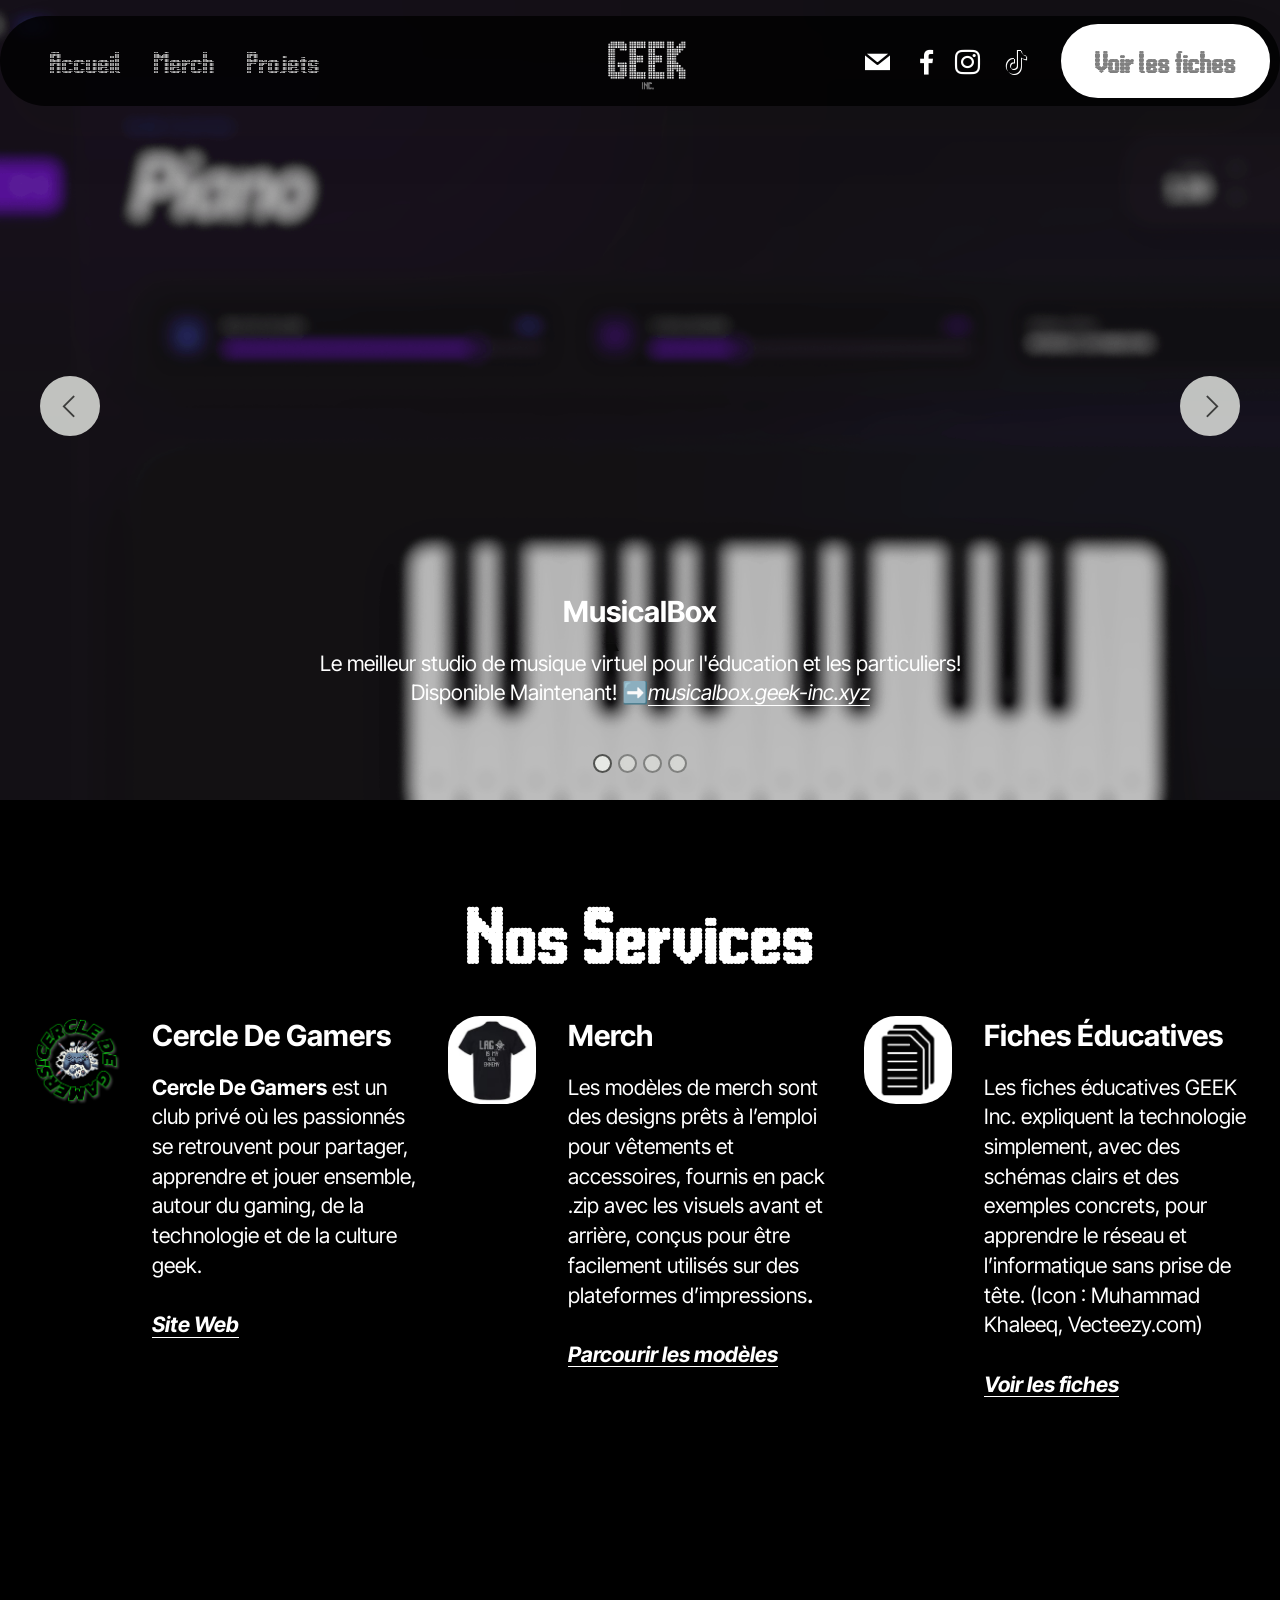
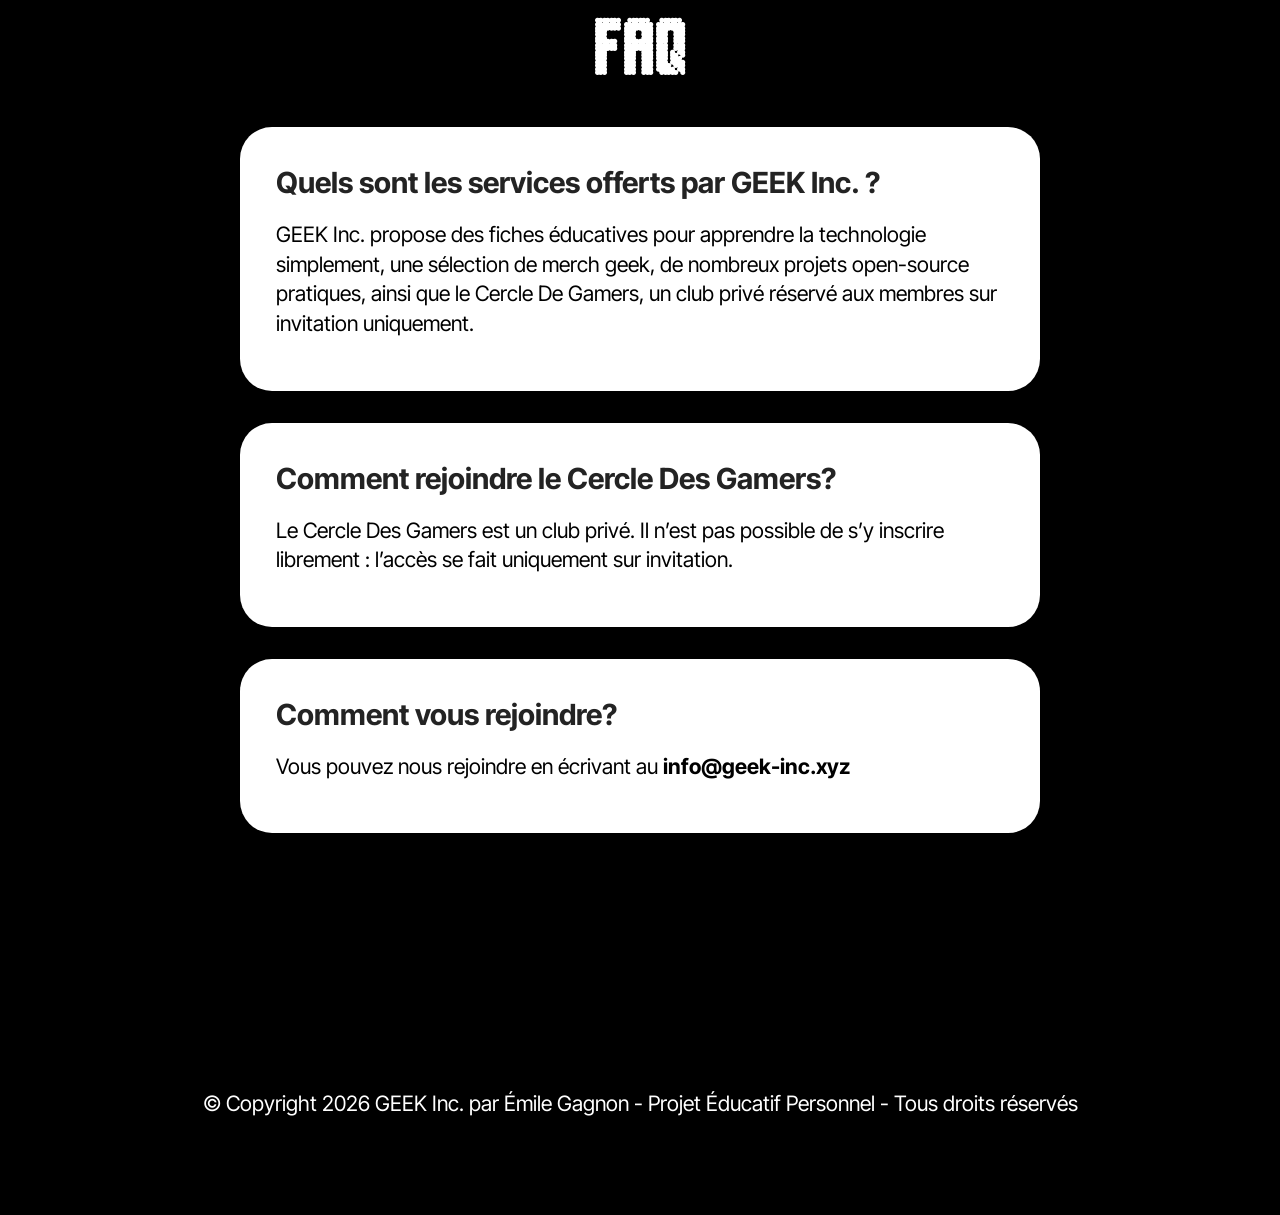
<file: index.html>
<!DOCTYPE html>
<html  >
<head>
  <!-- Site made with Mobirise Website Builder v6.1.12, https://mobirise.com -->
  <meta charset="UTF-8">
  <meta http-equiv="X-UA-Compatible" content="IE=edge">
  <meta name="generator" content="Mobirise v6.1.12, mobirise.com">
  <meta name="viewport" content="width=device-width, initial-scale=1, minimum-scale=1">
  <link rel="shortcut icon" href="assets/images/geek-webicon.svg" type="image/x-icon">
  <meta name="description" content="">
  
  
  <title>Home</title>
  <link rel="stylesheet" href="assets/web/assets/mobirise-icons2/mobirise2.css">
  <link rel="stylesheet" href="assets/bootstrap/css/bootstrap.min.css">
  <link rel="stylesheet" href="assets/animatecss/animate.css">
  <link rel="stylesheet" href="assets/dropdown/css/style.css">
  <link rel="stylesheet" href="assets/socicon/css/styles.css">
  <link rel="stylesheet" href="assets/theme/css/style.css">
  <link href="assets/fonts/style.css" rel="stylesheet">
  <link rel="preload" href="https://fonts.googleapis.com/css?family=Inter+Tight:100,200,300,400,500,600,700,800,900,100i,200i,300i,400i,500i,600i,700i,800i,900i&display=swap" as="style" onload="this.onload=null;this.rel='stylesheet'">
  <noscript><link rel="stylesheet" href="https://fonts.googleapis.com/css?family=Inter+Tight:100,200,300,400,500,600,700,800,900,100i,200i,300i,400i,500i,600i,700i,800i,900i&display=swap"></noscript>
  <link rel="preload" as="style" href="assets/mobirise/css/mbr-additional.css?v=xdc5rT"><link rel="stylesheet" href="assets/mobirise/css/mbr-additional.css?v=xdc5rT" type="text/css">

  
  
  
</head>
<body>
  
  <section data-bs-version="5.1" class="menu menu3 cid-v8F8PbUV8D" once="menu" id="menu03-1i">
	

	<nav class="navbar navbar-dropdown navbar-fixed-top navbar-expand-lg">
		<div class="container">
			<div class="navbar-brand">
				<span class="navbar-logo">
					<a href="https://geek-inc.xyz">
						<img src="assets/images/geek-354x354.png" alt="Mobirise Website Builder" style="height: 5rem;">
					</a>
				</span>
				
			</div>
			<button class="navbar-toggler" type="button" data-toggle="collapse" data-bs-toggle="collapse" data-target="#navbarSupportedContent" data-bs-target="#navbarSupportedContent" aria-controls="navbarNavAltMarkup" aria-expanded="false" aria-label="Toggle navigation">
				<div class="hamburger">
					<span></span>
					<span></span>
					<span></span>
					<span></span>
				</div>
			</button>
			<div class="collapse navbar-collapse" id="navbarSupportedContent">
				<ul class="navbar-nav nav-dropdown" data-app-modern-menu="true"><li class="nav-item">
						<a class="nav-link link text-primary display-4" href="index.html">Accueil</a>
					</li>
					<li class="nav-item">
						<a class="nav-link link show text-primary display-4" href="modeles-merch.html" aria-expanded="false">Merch</a>
					</li>
					<li class="nav-item">
						<a class="nav-link link text-primary display-4" href="nos-projets.html">Projets</a>
					</li></ul>
				<div class="icons-menu">
					<a class="iconfont-wrapper" href="mailto:info@geek-inc.xyz">
						<span class="p-2 mbr-iconfont socicon-mail socicon" style="font-size: 25px;"></span>
					</a>
					
						<a href="https://www.facebook.com/geek.inc/" target="_blank"><span class="p-2 mbr-iconfont socicon-facebook socicon" style="color: rgb(255, 255, 255); fill: rgb(255, 255, 255); font-size: 25px;"></span></a>
					
					<a class="iconfont-wrapper" href="https://www.instagram.com/geekinc.xyz/" target="_blank">
						<span class="p-2 mbr-iconfont socicon-instagram socicon" style="font-size: 25px;"></span>
					</a>
					<a class="iconfont-wrapper" href="https://www.tiktok.com/@geekinc.xyz" target="_blank">
						<span class="p-2 mbr-iconfont socicon-tiktok socicon" style="font-size: 25px;"></span>
					</a>
				</div>
				<div class="navbar-buttons mbr-section-btn"><a class="btn btn-primary display-4" href="https://kdrive.infomaniak.com/app/share/1619948/9293e5f4-91e2-4d0d-8bc5-691d183ae1da" target="_blank">Voir les fiches</a></div>
			</div>
		</div>
	</nav>
</section>

<section data-bs-version="5.1" class="slider3 cid-v8Fapn9iM4" id="slider03-1j">
    
    <div class="carousel slide" id="vepJumgdha" data-interval="5000" data-bs-interval="5000">
        <ol class="carousel-indicators">
            <li data-slide-to="0" data-bs-slide-to="0" class="active" data-target="#vepJumgdha" data-bs-target="#vepJumgdha"></li><li data-slide-to="1" data-bs-slide-to="1" class="" data-target="#vepJumgdha" data-bs-target="#vepJumgdha"></li>
            <li data-slide-to="2" data-bs-slide-to="2" data-target="#vepJumgdha" data-bs-target="#vepJumgdha"></li><li data-slide-to="3" data-bs-slide-to="3" data-target="#vepJumgdha" data-bs-target="#vepJumgdha"></li>
            
        </ol>
        <div class="carousel-inner">
            
            
            <div class="carousel-item slider-image item active">
                <div class="item-wrapper">
                    <img class="d-block w-100" src="assets/images/screenshot-flou-1-1900x902.png" alt="Mobirise Website Builder" data-slide-to="0" data-bs-slide-to="0">
                    
                    <div class="carousel-caption">
                        <h5 class="mbr-section-subtitle mbr-fonts-style mb-3 display-5"><strong>MusicalBox</strong></h5>
                        <p class="mbr-section-text mbr-fonts-style mb-4 display-7">Le meilleur studio de musique virtuel pour l'éducation et les particuliers!<br>Disponible Maintenant! ➡️<a href="https://musicalbox.geek-inc.xyz" class="text-primary" target="_blank"><em>musicalbox.geek-inc.xyz</em></a></p>
                             
                    </div>
                </div>
            </div><div class="carousel-item slider-image item">
                <div class="item-wrapper">
                    <img class="d-block w-100" src="assets/images/snakefluo-screenshot-1-1900x957.png" alt="Mobirise Website Builder" data-slide-to="1" data-bs-slide-to="1">
                    
                    <div class="carousel-caption">
                        <h5 class="mbr-section-subtitle mbr-fonts-style mb-3 display-5"><strong>SnakeFluo</strong></h5>
                        <p class="mbr-section-text mbr-fonts-style mb-4 display-7">Un remix du jeu Snake.io en version fluorescente et multijoueur en temps réel, jouez avec vos amis!<br>Disponible Maintenant! ➡️<a href="https://snakefluo.geek-inc.xyz" class="text-primary" target="_blank">snakefluo<em>.geek-inc.xyz</em></a></p>
                             
                    </div>
                </div>
            </div><div class="carousel-item slider-image item">
                <div class="item-wrapper">
                    <img class="d-block w-100" src="assets/images/kenny-eliason-zfso6bnzjtw-unsplash-1920x1195.jpg" alt="Mobirise Website Builder" data-slide-to="2" data-bs-slide-to="2">
                    
                    <div class="carousel-caption">
                        <h5 class="mbr-section-subtitle mbr-fonts-style mb-3 display-5"><strong>Nos fiches éducatives</strong></h5>
                        <p class="mbr-section-text mbr-fonts-style mb-4 display-7">Les fiches éducatives GEEK Inc. expliquent la technologie simplement, avec des schémas clairs et des exemples concrets, pour apprendre le réseau et l’informatique sans prise de tête.</p>
                             
                    </div>
                </div>
            </div><div class="carousel-item slider-image item">
                <div class="item-wrapper">
                    <img class="d-block w-100" src="assets/images/preview201-500x500.jpg" alt="Mobirise Website Builder" data-slide-to="3" data-bs-slide-to="3">
                    
                    <div class="carousel-caption">
                        <h5 class="mbr-section-subtitle mbr-fonts-style mb-3 display-5"><strong>Nos modèles de merch</strong></h5>
                        <p class="mbr-section-text mbr-fonts-style mb-4 display-7">Les modèles de merch sont des designs prêts à l’emploi pour vêtements et accessoires, fournis en pack .zip avec les visuels avant et arrière, conçus pour être facilement utilisés sur des plateformes d’impressions.</p>
                             
                    </div>
                </div>
            </div>
        </div>
        <a class="carousel-control carousel-control-prev" role="button" data-slide="prev" data-bs-slide="prev" href="#vepJumgdha">
            <span class="mobi-mbri mobi-mbri-arrow-prev" aria-hidden="true"></span>
            <span class="sr-only visually-hidden">Previous</span>
        </a>
        <a class="carousel-control carousel-control-next" role="button" data-slide="next" data-bs-slide="next" href="#vepJumgdha">
            <span class="mobi-mbri mobi-mbri-arrow-next" aria-hidden="true"></span>
            <span class="sr-only visually-hidden">Next</span>
        </a>
    </div>
</section>

<section data-bs-version="5.1" class="features15 cid-tLek7gQhG7" id="features015-m">
	

	
	
	<div class="container">
		<div class="mbr-section-head mb-5">
			<h4 class="mbr-section-title mbr-fonts-style align-center mb-0 display-2"><strong>Nos Services</strong></h4>
			
		  </div>
		<div class="row justify-content-center">
			
			<div class="item features-without-image col-12 col-lg-4 active">
				<div class="item-wrapper">
					<div class="img-wrapper">
						<img src="assets/images/logo20cdg-179x179.png" alt="Mobirise Website Builder" data-slide-to="1" data-bs-slide-to="1">
					</div>
					<div class="card-box">
						<h4 class="card-title mbr-fonts-style mb-3 display-5"><strong>Cercle De Gamers</strong></h4>
						<h5 class="card-text mbr-fonts-style display-7"><strong>Cercle De Gamers</strong> est un club privé où les passionnés se retrouvent pour partager, apprendre et jouer ensemble, autour du gaming, de la technologie et de la culture geek.<br><br><a href="https://cercledesgamers.jvimpact.com" class="text-primary" target="_blank"><strong><em>Site Web</em></strong></a><br><br></h5>
					</div>
				</div>
			</div>
			<div class="item features-without-image col-12 col-lg-4">
				<div class="item-wrapper">
					<div class="img-wrapper">
						<img src="assets/images/preview201-179x179.jpg" alt="Mobirise Website Builder" data-slide-to="2" data-bs-slide-to="2">
					</div>
					<div class="card-box">
						<h4 class="card-title mbr-fonts-style mb-3 display-5"><strong>Merch</strong></h4>
						<h5 class="card-text mbr-fonts-style display-7">Les modèles de merch sont des designs prêts à l’emploi pour vêtements et accessoires, fournis en pack .zip avec les visuels avant et arrière, conçus pour être facilement utilisés sur des plateformes d’impressions<strong>.</strong><br><br><a href="modeles-merch.html" class="text-primary"><strong><em>Parcourir les modèles</em></strong></a></h5>
					</div>
				</div>
			</div><div class="item features-without-image col-12 col-lg-4">
				<div class="item-wrapper">
					<div class="img-wrapper">
						<img src="assets/images/vecteezy-documents-vector-glyph-icon-for-personal-and-commercial-use-27740554-179x179.jpg" alt="Mobirise Website Builder" data-bs-slide-to="3" data-slide-to="3">
					</div>
					<div class="card-box">
						<h4 class="card-title mbr-fonts-style mb-3 display-5">
							<strong>Fiches Éducatives</strong></h4>
						<h5 class="card-text mbr-fonts-style display-7">Les fiches éducatives GEEK Inc. expliquent la technologie simplement, avec des schémas clairs et des exemples concrets, pour apprendre le réseau et l’informatique sans prise de tête. (Icon : Muhammad Khaleeq, Vecteezy.com)<br><br><a href="https://kdrive.infomaniak.com/app/share/1619948/9293e5f4-91e2-4d0d-8bc5-691d183ae1da" class="text-primary" target="_blank"><strong><em>Voir les fiches</em></strong></a><br></h5>
					</div>
				</div>
			</div>
		</div>
	</div>
</section>

<section data-bs-version="5.1" class="list05 cid-v8FluumI8d" id="list05-1k">
    
    <div class="container">
        <div class="col-12 mb-5 content-head">
            <h3 class="mbr-section-title mbr-fonts-style align-center mb-0 display-2">
                <strong>FAQ</strong>
            </h3>
            
        </div>
        <div class="row justify-content-center ">
            <div class="col-12 col-lg-8">
                <div class="item features-without-image col-12 active">
                    <div class="item-wrapper">
                        <h5 class="mbr-card-title mbr-fonts-style mt-0 mb-3 display-5"><strong>Quels sont les services offerts par GEEK Inc. ?</strong></h5>
                        <p class="mbr-text mbr-fonts-style mt-0 mb-3 display-7">GEEK Inc. propose des fiches éducatives pour apprendre la technologie simplement, une sélection de merch geek, de nombreux projets open-source pratiques, ainsi que le Cercle De Gamers, un club privé réservé aux membres sur invitation uniquement.</p>
                    </div>
                </div>
                <div class="item features-without-image col-12">
                    <div class="item-wrapper">
                        <h5 class="mbr-card-title mbr-fonts-style mt-0 mb-3 display-5"><strong>Comment rejoindre le Cercle Des Gamers?</strong></h5>
                        <p class="mbr-text mbr-fonts-style mt-0 mb-3 display-7">Le Cercle Des Gamers est un club privé. Il n’est pas possible de s’y inscrire librement : l’accès se fait uniquement sur invitation.</p>
                    </div>
                </div>
                <div class="item features-without-image col-12">
                    <div class="item-wrapper">
                        <h5 class="mbr-card-title mbr-fonts-style mt-0 mb-3 display-5"><strong>Comment vous rejoindre?</strong></h5>
                        <p class="mbr-text mbr-fonts-style mt-0 mb-3 display-7">Vous pouvez nous rejoindre en écrivant au <strong>info@geek-inc.xyz</strong></p>
                    </div>
                </div>
            </div>
        </div>
    </div>
</section>

<section data-bs-version="5.1" class="footer3 programm5 cid-tJS9NNcTLZ" once="footers" id="footer03-8">

        

    

    <div class="container">
        <div class="row">

            

            <div class="col-12">
                
            </div>
            <div class="col-12 mt-5">
                <p class="mbr-fonts-style copyright display-7">
                    © Copyright 2026 GEEK Inc. par Émile Gagnon - Projet Éducatif Personnel - Tous droits réservés</p>
            </div>
        </div>
    </div>
  
  
  <input name="animation" type="hidden">
  </body>
</html>
</file>
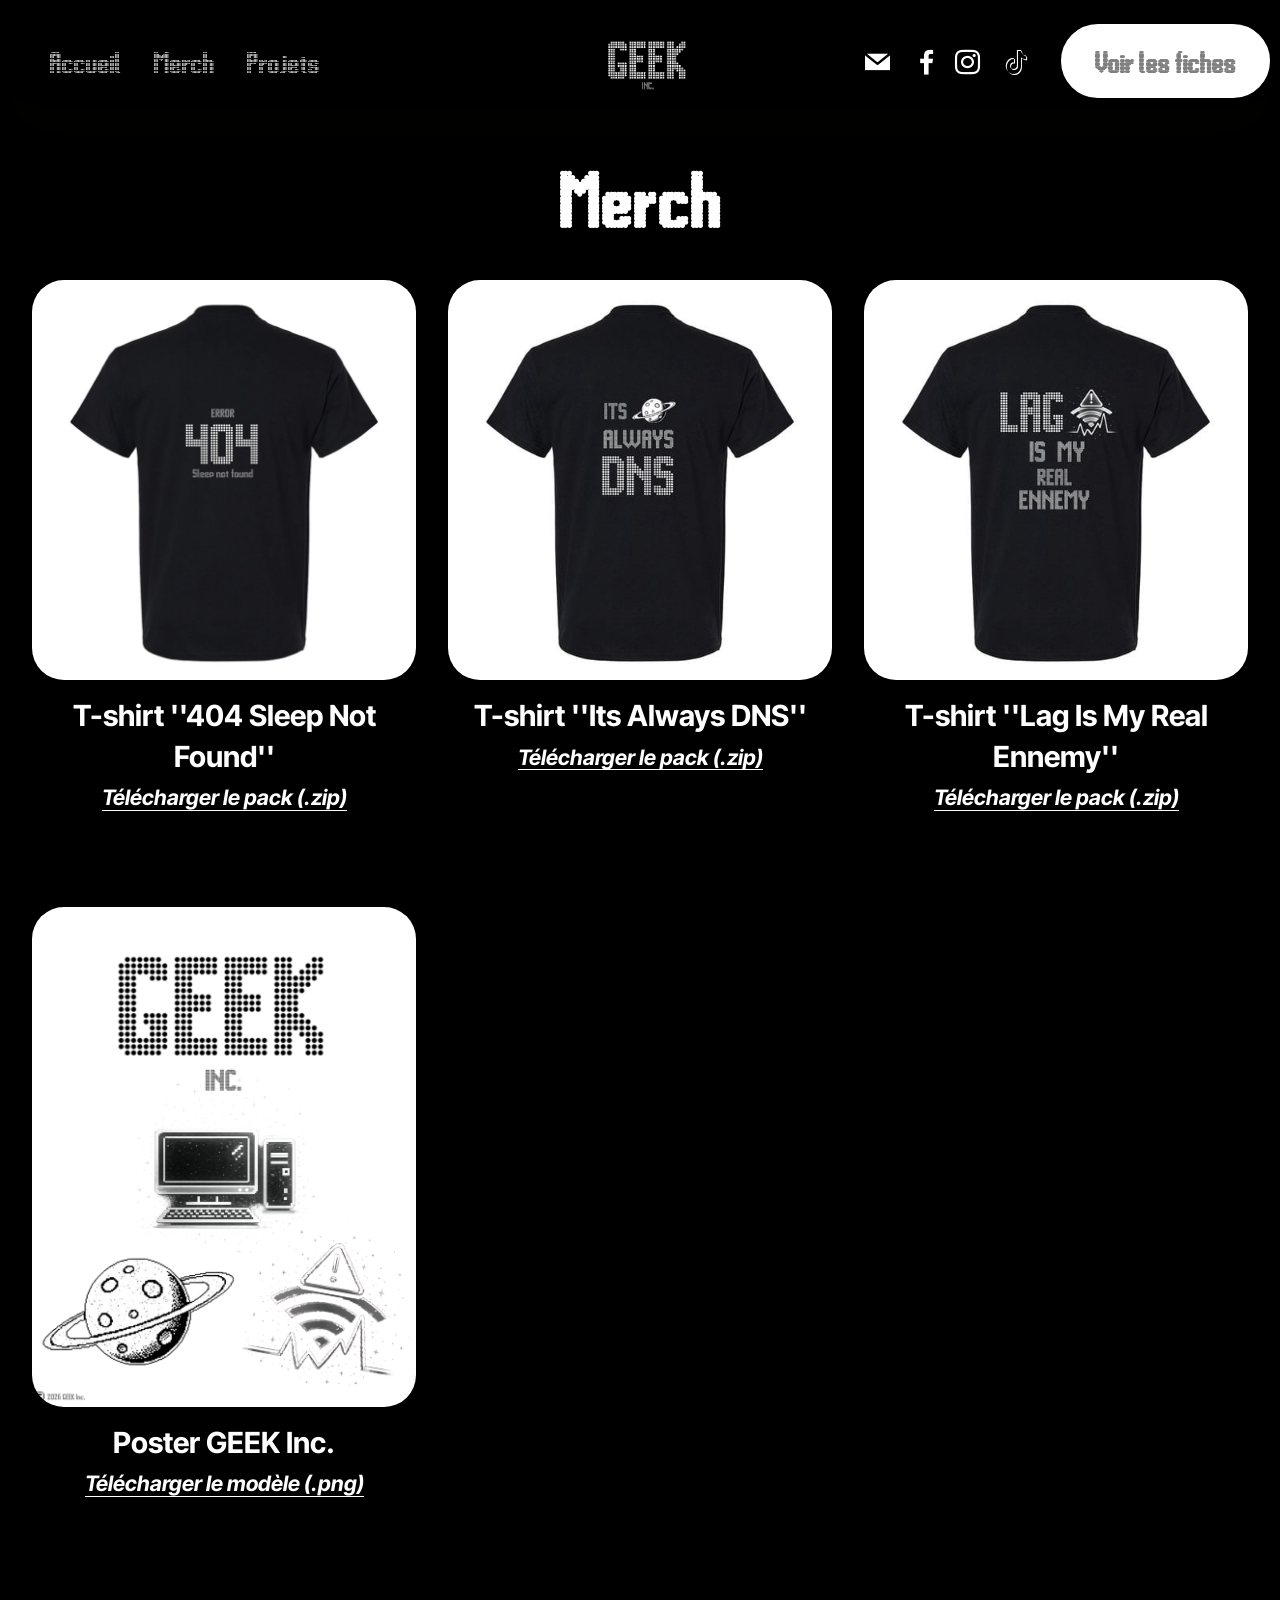
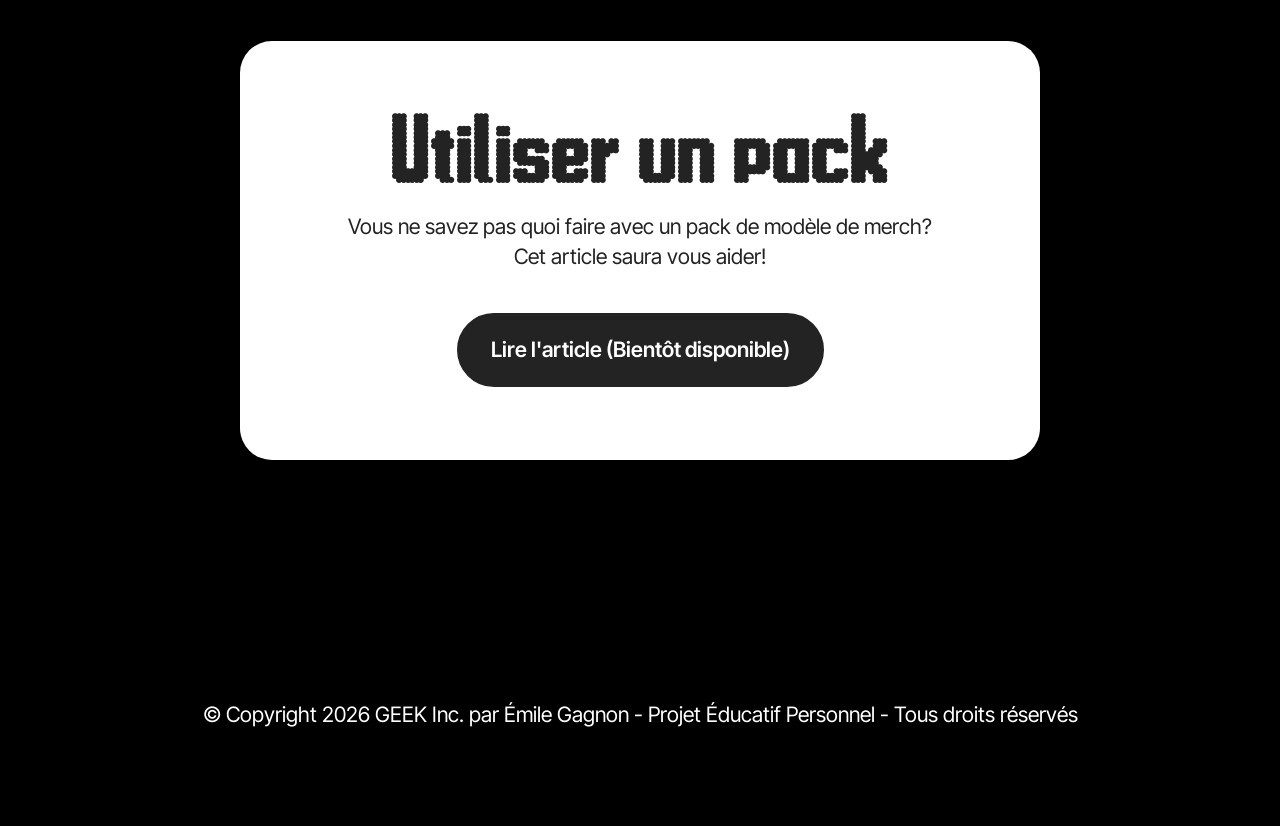
<file: modeles-merch.html>
<!DOCTYPE html>
<html  >
<head>
  <!-- Site made with Mobirise Website Builder v6.1.12, https://mobirise.com -->
  <meta charset="UTF-8">
  <meta http-equiv="X-UA-Compatible" content="IE=edge">
  <meta name="generator" content="Mobirise v6.1.12, mobirise.com">
  <meta name="viewport" content="width=device-width, initial-scale=1, minimum-scale=1">
  <link rel="shortcut icon" href="assets/images/geek-webicon.svg" type="image/x-icon">
  <meta name="description" content="">
  
  
  <title>Nos modèles de merch</title>
  <link rel="stylesheet" href="assets/bootstrap/css/bootstrap.min.css">
  <link rel="stylesheet" href="assets/animatecss/animate.css">
  <link rel="stylesheet" href="assets/dropdown/css/style.css">
  <link rel="stylesheet" href="assets/socicon/css/styles.css">
  <link rel="stylesheet" href="assets/theme/css/style.css">
  <link href="assets/fonts/style.css" rel="stylesheet">
  <link rel="preload" href="https://fonts.googleapis.com/css?family=Inter+Tight:100,200,300,400,500,600,700,800,900,100i,200i,300i,400i,500i,600i,700i,800i,900i&display=swap" as="style" onload="this.onload=null;this.rel='stylesheet'">
  <noscript><link rel="stylesheet" href="https://fonts.googleapis.com/css?family=Inter+Tight:100,200,300,400,500,600,700,800,900,100i,200i,300i,400i,500i,600i,700i,800i,900i&display=swap"></noscript>
  <link rel="preload" as="style" href="assets/mobirise/css/mbr-additional.css?v=OUvV6J"><link rel="stylesheet" href="assets/mobirise/css/mbr-additional.css?v=OUvV6J" type="text/css">

  
  
  
</head>
<body>
  
  <section data-bs-version="5.1" class="menu menu3 cid-v8H7tw1gbb" once="menu" id="menu03-1n">
	

	<nav class="navbar navbar-dropdown navbar-fixed-top navbar-expand-lg">
		<div class="container">
			<div class="navbar-brand">
				<span class="navbar-logo">
					<a href="https://geek-inc.xyz">
						<img src="assets/images/geek-354x354.png" alt="Mobirise Website Builder" style="height: 5rem;">
					</a>
				</span>
				
			</div>
			<button class="navbar-toggler" type="button" data-toggle="collapse" data-bs-toggle="collapse" data-target="#navbarSupportedContent" data-bs-target="#navbarSupportedContent" aria-controls="navbarNavAltMarkup" aria-expanded="false" aria-label="Toggle navigation">
				<div class="hamburger">
					<span></span>
					<span></span>
					<span></span>
					<span></span>
				</div>
			</button>
			<div class="collapse navbar-collapse" id="navbarSupportedContent">
				<ul class="navbar-nav nav-dropdown" data-app-modern-menu="true"><li class="nav-item">
						<a class="nav-link link text-primary display-4" href="index.html">Accueil</a>
					</li>
					<li class="nav-item">
						<a class="nav-link link show text-primary display-4" href="modeles-merch.html" aria-expanded="false">Merch</a>
					</li>
					<li class="nav-item">
						<a class="nav-link link text-primary display-4" href="nos-projets.html">Projets</a>
					</li></ul>
				<div class="icons-menu">
					<a class="iconfont-wrapper" href="mailto:info@geek-inc.xyz">
						<span class="p-2 mbr-iconfont socicon-mail socicon" style="font-size: 25px;"></span>
					</a>
					
						<a href="https://www.facebook.com/geek.inc/" target="_blank"><span class="p-2 mbr-iconfont socicon-facebook socicon" style="color: rgb(255, 255, 255); fill: rgb(255, 255, 255); font-size: 25px;"></span></a>
					
					<a class="iconfont-wrapper" href="https://www.instagram.com/geekinc.xyz/" target="_blank">
						<span class="p-2 mbr-iconfont socicon-instagram socicon" style="font-size: 25px;"></span>
					</a>
					<a class="iconfont-wrapper" href="https://www.tiktok.com/@geekinc.xyz" target="_blank">
						<span class="p-2 mbr-iconfont socicon-tiktok socicon" style="font-size: 25px;"></span>
					</a>
				</div>
				<div class="navbar-buttons mbr-section-btn"><a class="btn btn-primary display-4" href="https://kdrive.infomaniak.com/app/share/1619948/9293e5f4-91e2-4d0d-8bc5-691d183ae1da" target="_blank">Voir les fiches</a></div>
			</div>
		</div>
	</nav>
</section>

<section data-bs-version="5.1" class="people03 cid-v8NaRbPdPz" id="people03-1o">
	
	
	<div class="container">
		<div class="row justify-content-center">
			<div class="col-12 content-head">
				<div class="mbr-section-head mb-5">
					<h4 class="mbr-section-title mbr-fonts-style align-center mb-0 display-2">
						<strong>Merch</strong></h4>
					
				</div>
			</div>
		</div>
		<div class="row">
			<div class="item features-image col-12 col-md-6 col-lg-4">
				<div class="item-wrapper">
					<div class="item-img mb-3">
						<img src="assets/images/tc3a9lc3a9chargement-816x816.png" alt="Mobirise Website Builder" title="">
					</div>
					<div class="item-content align-left">
						<h5 class="item-title mbr-fonts-style display-5"><strong>T-shirt ''404 Sleep Not Found''</strong></h5>
						<h6 class="item-subtitle mbr-fonts-style mb-3 display-7"><a href="https://kdrive.infomaniak.com/app/share/1619948/3350c011-be08-47e1-a820-5546f17cfd3f" class="text-primary" target="_blank"><strong><em>Télécharger le pack (.zip)</em></strong></a></h6>
						
					</div>
					
				</div>
			</div>
			<div class="item features-image col-12 col-md-6 col-lg-4">
				<div class="item-wrapper">
					<div class="item-img mb-3">
						<img src="assets/images/preview-500x500.jpg" alt="Mobirise Website Builder" title="">
					</div>
					<div class="item-content align-left">
						<h5 class="item-title mbr-fonts-style display-5"><strong>T-shirt ''Its Always DNS''</strong></h5>
						<h6 class="item-subtitle mbr-fonts-style mb-3 display-7"><a href="https://kdrive.infomaniak.com/app/share/1619948/a15e37b4-06e8-485d-86db-93f34a758760" class="text-primary" target="_blank"><strong><em>Télécharger le pack (.zip)</em></strong></a></h6>
						
					</div>
					
				</div>
			</div>
			<div class="item features-image col-12 col-md-6 col-lg-4">
				<div class="item-wrapper">
					<div class="item-img mb-3">
						<img src="assets/images/preview201-500x500.jpg" alt="Mobirise Website Builder" title="">
					</div>
					<div class="item-content align-left">
						<h5 class="item-title mbr-fonts-style display-5"><strong>T-shirt ''Lag Is My Real Ennemy''</strong></h5>
						<h6 class="item-subtitle mbr-fonts-style mb-3 display-7"><a href="https://kdrive.infomaniak.com/app/share/1619948/7f54cbf1-dd48-4a43-bb55-bf2e0da4bc68" class="text-primary" target="_blank"><strong><em>Télécharger le pack (.zip)</em></strong></a></h6>
						
					</div>
					
				</div>
			</div>
		</div>
	</div>
</section>

<section data-bs-version="5.1" class="people03 cid-v8SLwIOZ2M" id="people03-1q">
	
	
	<div class="container">
		<div class="row justify-content-center">
			<div class="col-12 content-head">
				
			</div>
		</div>
		<div class="row">
			<div class="item features-image col-12 col-md-6 col-lg-4">
				<div class="item-wrapper">
					<div class="item-img mb-3">
						<img src="assets/images/geek20inc.20poster-816x1037.png" alt="Mobirise Website Builder" title="">
					</div>
					<div class="item-content align-left">
						<h5 class="item-title mbr-fonts-style display-5"><strong>Poster GEEK Inc.</strong></h5>
						<h6 class="item-subtitle mbr-fonts-style mb-3 display-7"><a href="https://kdrive.infomaniak.com/app/share/1619948/2eade030-0a85-47ed-95ed-756db6392377" class="text-primary" target="_blank"><strong><em>Télécharger le modèle (.png)</em></strong></a></h6>
						
					</div>
					
				</div>
			</div>
			
			
		</div>
	</div>
</section>

<section data-bs-version="5.1" class="header14 cid-v8NqPyQXsV" id="header14-1p">
	

	
	
	<div class="container">
		<div class="row justify-content-center">
			<div class="card col-12 col-md-12 col-lg-8">
				<div class="card-wrapper">
					<div class="card-box align-center">
						<h1 class="card-title mbr-fonts-style mb-4 display-1"><strong>Utiliser&nbsp;un pack</strong></h1>
						<p class="mbr-text mbr-fonts-style mb-4 display-7">Vous ne savez pas quoi faire avec un pack de modèle de merch?<br>Cet article saura vous aider!</p>
						<div class="mbr-section-btn mt-4"><a class="btn btn-black display-7" href="https://mobiri.se">Lire l'article (Bientôt disponible)</a></div>
					</div>
				</div>
			</div>
		</div>
	</div>
</section>

<section data-bs-version="5.1" class="footer3 programm5 cid-tL7oDZlVRK" once="footers" id="footer03-3">

        

    

    <div class="container">
        <div class="row">

            

            <div class="col-12">
                
            </div>
            <div class="col-12 mt-5">
                <p class="mbr-fonts-style copyright display-7">
                    © Copyright 2026 GEEK Inc. par Émile Gagnon - Projet Éducatif Personnel - Tous droits réservés</p>
            </div>
        </div>
    </div>

  
  <input name="animation" type="hidden">
  </body>
</html>
</file>
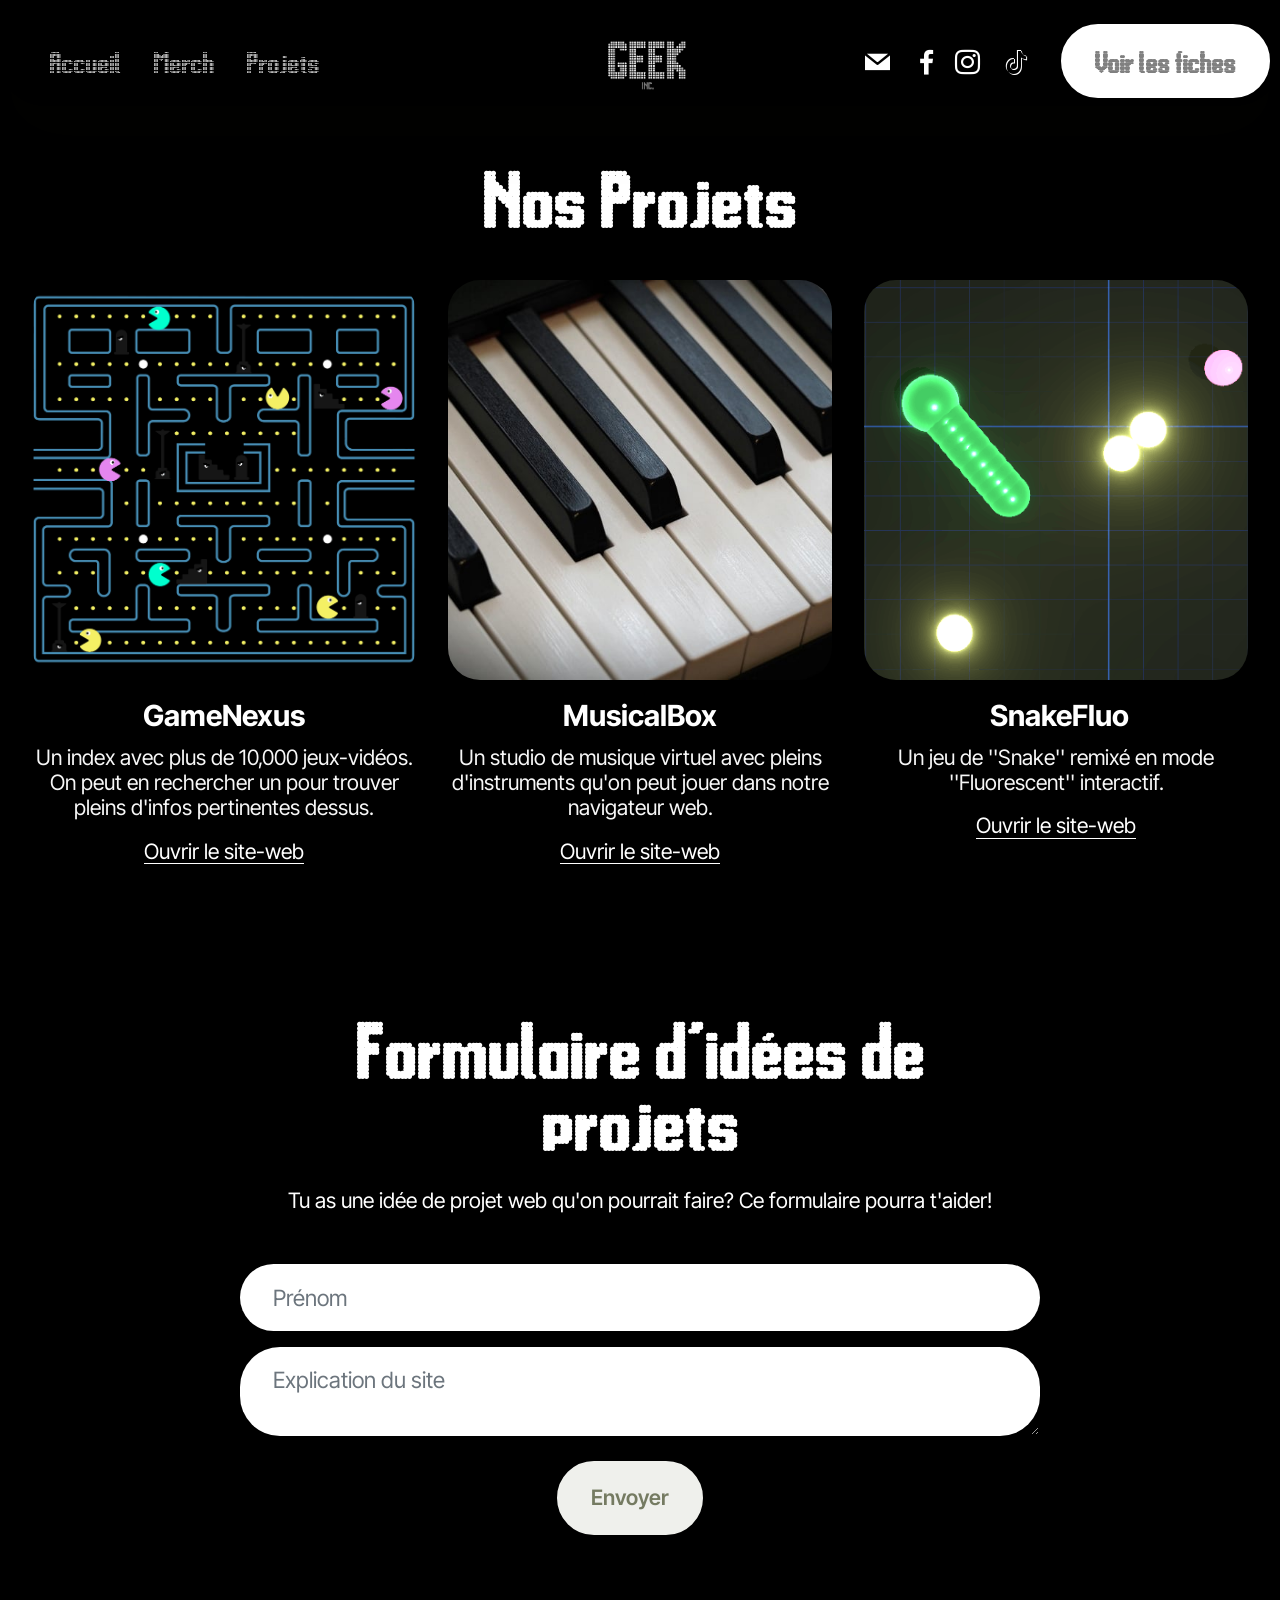
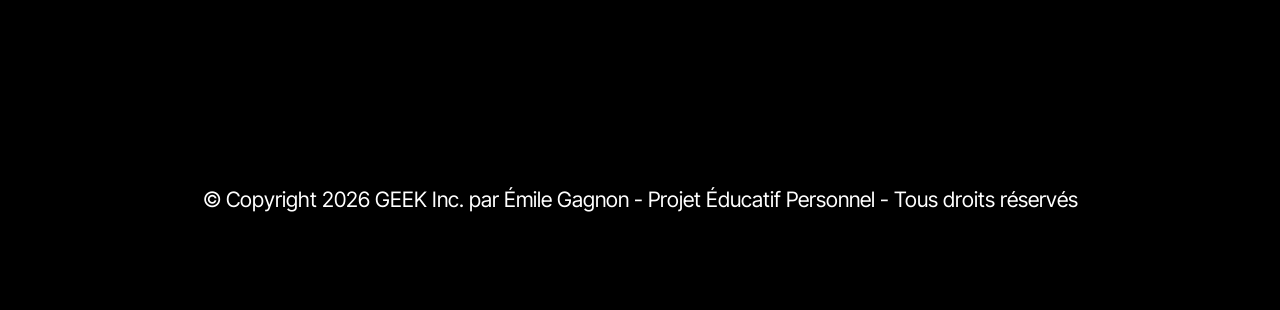
<file: nos-projets.html>
<!DOCTYPE html>
<html  >
<head>
  <!-- Site made with Mobirise Website Builder v6.1.12, https://mobirise.com -->
  <meta charset="UTF-8">
  <meta http-equiv="X-UA-Compatible" content="IE=edge">
  <meta name="generator" content="Mobirise v6.1.12, mobirise.com">
  <meta name="viewport" content="width=device-width, initial-scale=1, minimum-scale=1">
  <link rel="shortcut icon" href="assets/images/geek-webicon.svg" type="image/x-icon">
  <meta name="description" content="">
  
  
  <title>Nos Projets</title>
  <link rel="stylesheet" href="assets/bootstrap/css/bootstrap.min.css">
  <link rel="stylesheet" href="assets/animatecss/animate.css">
  <link rel="stylesheet" href="assets/dropdown/css/style.css">
  <link rel="stylesheet" href="assets/socicon/css/styles.css">
  <link rel="stylesheet" href="assets/theme/css/style.css">
  <link href="assets/fonts/style.css" rel="stylesheet">
  <link rel="preload" href="https://fonts.googleapis.com/css?family=Inter+Tight:100,200,300,400,500,600,700,800,900,100i,200i,300i,400i,500i,600i,700i,800i,900i&display=swap" as="style" onload="this.onload=null;this.rel='stylesheet'">
  <noscript><link rel="stylesheet" href="https://fonts.googleapis.com/css?family=Inter+Tight:100,200,300,400,500,600,700,800,900,100i,200i,300i,400i,500i,600i,700i,800i,900i&display=swap"></noscript>
  <link rel="preload" as="style" href="assets/mobirise/css/mbr-additional.css?v=ifHoR4"><link rel="stylesheet" href="assets/mobirise/css/mbr-additional.css?v=ifHoR4" type="text/css">

  
  
  
</head>
<body>
  
  <section data-bs-version="5.1" class="menu menu3 cid-vc5E2yVlMN" once="menu" id="menu03-1r">
	

	<nav class="navbar navbar-dropdown navbar-fixed-top navbar-expand-lg">
		<div class="container">
			<div class="navbar-brand">
				<span class="navbar-logo">
					<a href="https://geek-inc.xyz">
						<img src="assets/images/geek-354x354.png" alt="Mobirise Website Builder" style="height: 5rem;">
					</a>
				</span>
				
			</div>
			<button class="navbar-toggler" type="button" data-toggle="collapse" data-bs-toggle="collapse" data-target="#navbarSupportedContent" data-bs-target="#navbarSupportedContent" aria-controls="navbarNavAltMarkup" aria-expanded="false" aria-label="Toggle navigation">
				<div class="hamburger">
					<span></span>
					<span></span>
					<span></span>
					<span></span>
				</div>
			</button>
			<div class="collapse navbar-collapse" id="navbarSupportedContent">
				<ul class="navbar-nav nav-dropdown" data-app-modern-menu="true"><li class="nav-item">
						<a class="nav-link link text-primary display-4" href="index.html">Accueil</a>
					</li>
					<li class="nav-item">
						<a class="nav-link link show text-primary display-4" href="modeles-merch.html" aria-expanded="false">Merch</a>
					</li>
					<li class="nav-item">
						<a class="nav-link link text-primary display-4" href="nos-projets.html">Projets</a>
					</li></ul>
				<div class="icons-menu">
					<a class="iconfont-wrapper" href="mailto:info@geek-inc.xyz">
						<span class="p-2 mbr-iconfont socicon-mail socicon" style="font-size: 25px;"></span>
					</a>
					
						<a href="https://www.facebook.com/geek.inc/" target="_blank"><span class="p-2 mbr-iconfont socicon-facebook socicon" style="color: rgb(255, 255, 255); fill: rgb(255, 255, 255); font-size: 25px;"></span></a>
					
					<a class="iconfont-wrapper" href="https://www.instagram.com/geekinc.xyz/" target="_blank">
						<span class="p-2 mbr-iconfont socicon-instagram socicon" style="font-size: 25px;"></span>
					</a>
					<a class="iconfont-wrapper" href="https://www.tiktok.com/@geekinc.xyz" target="_blank">
						<span class="p-2 mbr-iconfont socicon-tiktok socicon" style="font-size: 25px;"></span>
					</a>
				</div>
				<div class="navbar-buttons mbr-section-btn"><a class="btn btn-primary display-4" href="https://kdrive.infomaniak.com/app/share/1619948/9293e5f4-91e2-4d0d-8bc5-691d183ae1da" target="_blank">Voir les fiches</a></div>
			</div>
		</div>
	</nav>
</section>

<section data-bs-version="5.1" class="people03 cid-vc5E2z6uhi" id="people03-1s">
	
	
	<div class="container">
		<div class="row justify-content-center">
			<div class="col-12 content-head">
				<div class="mbr-section-head mb-5">
					<h4 class="mbr-section-title mbr-fonts-style align-center mb-0 display-2"><strong>Nos Projets</strong></h4>
					
				</div>
			</div>
		</div>
		<div class="row">
			<div class="item features-image col-12 col-md-6 col-lg-4">
				<div class="item-wrapper">
					<div class="item-img mb-3">
						<img src="assets/images/mbr-816x875.png" alt="Mobirise Website Builder" title="" data-slide-to="0" data-bs-slide-to="0">
					</div>
					<div class="item-content align-left">
						<h5 class="item-title mbr-fonts-style display-5"><strong>GameNexus</strong></h5>
						<h4 class="item-subtitle mbr-fonts-style mb-3 display-7">Un index avec plus de 10,000 jeux-vidéos. On peut en rechercher un pour trouver pleins d'infos&nbsp;pertinentes dessus.</h4>
						<p class="mbr-text mbr-fonts-style mt-3 display-7"><strong><em><a href="https://gamenexus.geek-inc.xyz" class="text-primary" target="_blank">Ouvrir le site-web</a></em></strong></p>
					</div>
					
				</div>
			</div>
			<div class="item features-image col-12 col-md-6 col-lg-4">
				<div class="item-wrapper">
					<div class="item-img mb-3">
						<img src="assets/images/mbr-816x544.jpg" alt="Mobirise Website Builder" title="" data-slide-to="1" data-bs-slide-to="1">
					</div>
					<div class="item-content align-left">
						<h5 class="item-title mbr-fonts-style display-5"><strong>MusicalBox</strong><strong><br></strong></h5>
						<h4 class="item-subtitle mbr-fonts-style mb-3 display-7">Un studio de musique virtuel avec pleins d'instruments qu'on peut jouer dans notre navigateur web.</h4>
						<p class="mbr-text mbr-fonts-style mt-3 display-7"><strong><em><a href="https://musicalbox.geek-inc.xyz" class="text-primary" target="_blank">Ouvrir le site-web</a></em></strong></p>
					</div>
					
				</div>
			</div><div class="item features-image col-12 col-md-6 col-lg-4">
				<div class="item-wrapper">
					<div class="item-img mb-3">
						<img src="assets/images/snakeneonicon-437x440.png" alt="Mobirise Website Builder" title="" data-slide-to="2" data-bs-slide-to="2">
					</div>
					<div class="item-content align-left">
						<h5 class="item-title mbr-fonts-style display-5"><strong>&nbsp;SnakeFluo</strong></h5>
						<h4 class="item-subtitle mbr-fonts-style mb-3 display-7">Un jeu de ''Snake'' remixé en mode ''Fluorescent'' interactif.</h4>
						<p class="mbr-text mbr-fonts-style mt-3 display-7"><strong><em><a href="https://snakefluo.geek-inc.xyz" class="text-primary" target="_blank">Ouvrir le site-web</a></em></strong></p>
					</div>
					
				</div>
			</div>
			
		</div>
	</div>
</section>

<section data-bs-version="5.1" class="form5 cid-vcnm1NKXAI" id="form02-1w">
    
    
    <div class="container">
        <div class="row justify-content-center">
            <div class="col-12 content-head">
                <div class="mbr-section-head mb-5">
                    <h4 class="mbr-section-title mbr-fonts-style align-center mb-0 display-2"><strong>Formulaire d'idées de projets</strong><br></h4>
                    <h4 class="mbr-section-subtitle mbr-fonts-style align-center mb-0 mt-4 display-7">Tu as une idée de projet web qu'on pourrait faire? Ce formulaire pourra t'aider!</h4>
                </div>
            </div>
        </div>
        <div class="row justify-content-center">
            <div class="col-lg-8 mx-auto mbr-form" data-form-type="formoid">
                <form action="https://mobirise.eu/" method="POST" class="mbr-form form-with-styler" data-form-title="Form Name"><input type="hidden" name="email" data-form-email="true" value="bBF5m0e1Ai01aPvreXsatb7kN/qIGYemfSy+n2HG8rksKi+3Zxm3VLE767EWxVg6mErOw72HdU7ptjBz1H4vpW5A0ti5ZcDsGPHAp0Vxd0uuvvk+cDo/TCEEDXrarbyl">
                    <div class="row">
                        <div hidden="hidden" data-form-alert="" class="alert alert-success col-12">Merci d'avoir rempli le formulaire :)</div>
                        <div hidden="hidden" data-form-alert-danger="" class="alert alert-danger col-12">
                            Oops...! some problem!
                        </div>
                    </div>
                    <div class="dragArea row">
                        <div class="col-md col-sm-12 form-group mb-3" data-for="name">
                            <input type="text" name="name" placeholder="Prénom" data-form-field="name" class="form-control" value="" id="name-form02-1w">
                        </div>
                        
                        
                        <div class="col-12 form-group mb-3" data-for="textarea">
                            <textarea name="textarea" placeholder="Explication du site" data-form-field="textarea" class="form-control" id="textarea-form02-1w"></textarea>
                        </div>
                        <div class="col-lg-12 col-md-12 col-sm-12 align-center mbr-section-btn"><button type="submit" class="btn btn-white display-7">Envoyer</button></div>
                    </div>
                </form>
            </div>
        </div>
    </div>
</section>

<section data-bs-version="5.1" class="footer3 programm5 cid-vc5E2zOign" once="footers" id="footer03-1v">

        

    

    <div class="container">
        <div class="row">

            

            <div class="col-12">
                
            </div>
            <div class="col-12 mt-5">
                <p class="mbr-fonts-style copyright display-7">
                    © Copyright 2026 GEEK Inc. par Émile Gagnon - Projet Éducatif Personnel - Tous droits réservés</p>
            </div>
        </div>
    </div>

  
  <input name="animation" type="hidden">
  </body>
</html>
</file>
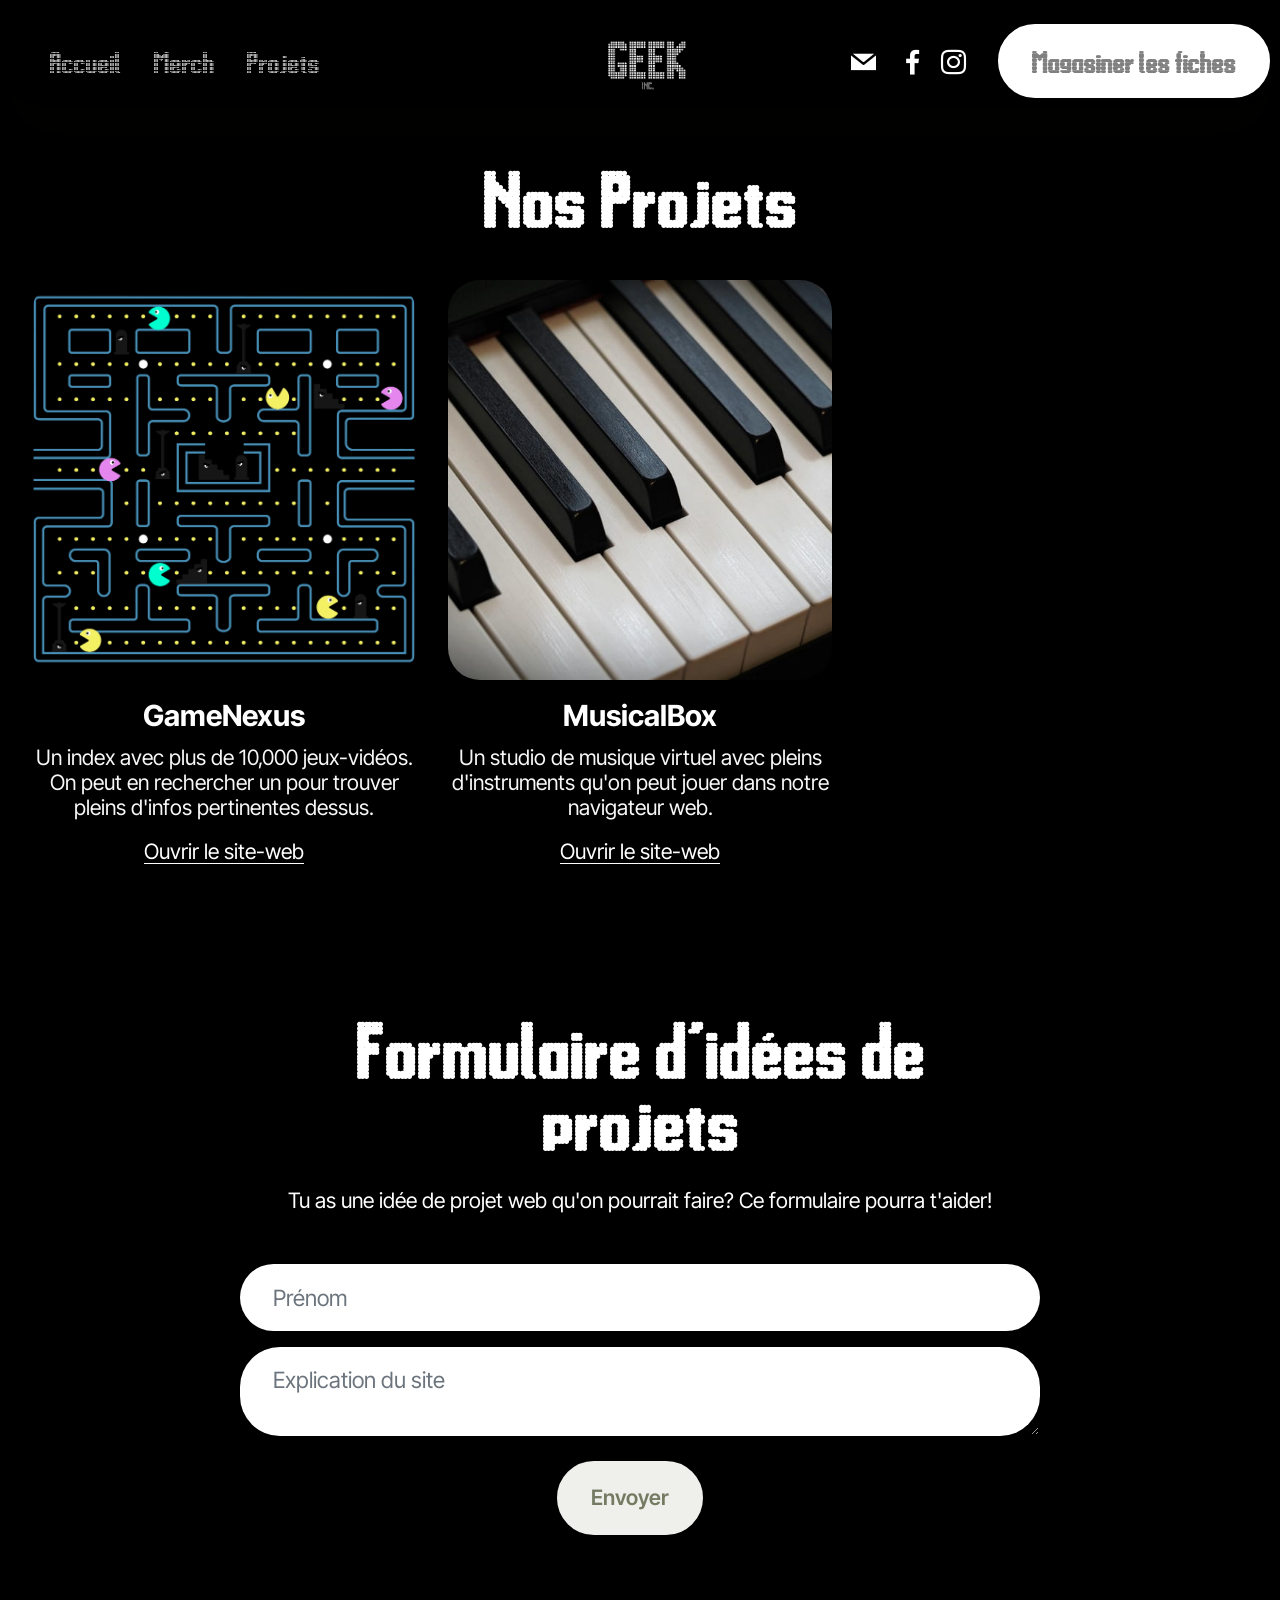
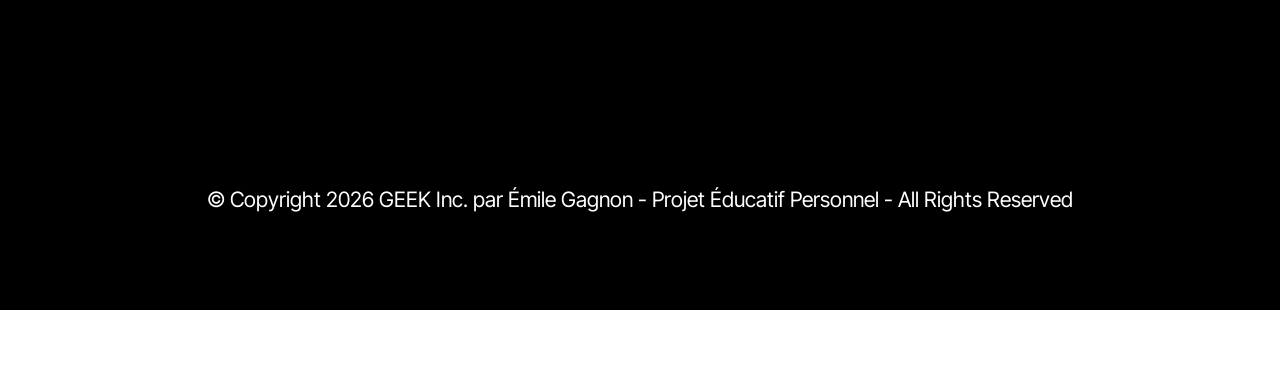
<file: page2.html>
<!DOCTYPE html>
<html  >
<head>
  <!-- Site made with Mobirise Website Builder v6.1.12, https://mobirise.com -->
  <meta charset="UTF-8">
  <meta http-equiv="X-UA-Compatible" content="IE=edge">
  <meta name="generator" content="Mobirise v6.1.12, mobirise.com">
  <meta name="viewport" content="width=device-width, initial-scale=1, minimum-scale=1">
  <link rel="shortcut icon" href="assets/images/geek-webicon.svg" type="image/x-icon">
  <meta name="description" content="">
  
  
  <title>Nos Projets</title>
  <link rel="stylesheet" href="assets/web/assets/mobirise-icons2/mobirise2.css">
  <link rel="stylesheet" href="assets/bootstrap/css/bootstrap.min.css">
  <link rel="stylesheet" href="assets/animatecss/animate.css">
  <link rel="stylesheet" href="assets/dropdown/css/style.css">
  <link rel="stylesheet" href="assets/socicon/css/styles.css">
  <link rel="stylesheet" href="assets/theme/css/style.css">
  <link href="assets/fonts/style.css" rel="stylesheet">
  <link rel="preload" href="https://fonts.googleapis.com/css?family=Inter+Tight:100,200,300,400,500,600,700,800,900,100i,200i,300i,400i,500i,600i,700i,800i,900i&display=swap" as="style" onload="this.onload=null;this.rel='stylesheet'">
  <noscript><link rel="stylesheet" href="https://fonts.googleapis.com/css?family=Inter+Tight:100,200,300,400,500,600,700,800,900,100i,200i,300i,400i,500i,600i,700i,800i,900i&display=swap"></noscript>
  <link rel="preload" as="style" href="assets/mobirise/css/mbr-additional.css?v=jlrCrt"><link rel="stylesheet" href="assets/mobirise/css/mbr-additional.css?v=jlrCrt" type="text/css">

  
  
  
</head>
<body>
  
  <section data-bs-version="5.1" class="menu menu3 cid-vc5E2yVlMN" once="menu" id="menu03-1r">
	

	<nav class="navbar navbar-dropdown navbar-fixed-top navbar-expand-lg">
		<div class="container">
			<div class="navbar-brand">
				<span class="navbar-logo">
					<a href="https://mobiri.se">
						<img src="assets/images/geek-354x354.png" alt="Mobirise Website Builder" style="height: 5rem;">
					</a>
				</span>
				
			</div>
			<button class="navbar-toggler" type="button" data-toggle="collapse" data-bs-toggle="collapse" data-target="#navbarSupportedContent" data-bs-target="#navbarSupportedContent" aria-controls="navbarNavAltMarkup" aria-expanded="false" aria-label="Toggle navigation">
				<div class="hamburger">
					<span></span>
					<span></span>
					<span></span>
					<span></span>
				</div>
			</button>
			<div class="collapse navbar-collapse" id="navbarSupportedContent">
				<ul class="navbar-nav nav-dropdown" data-app-modern-menu="true"><li class="nav-item">
						<a class="nav-link link text-primary display-4" href="index.html">Accueil</a>
					</li>
					<li class="nav-item">
						<a class="nav-link link show text-primary display-4" href="modeles-merch.html" aria-expanded="false">Merch</a>
					</li>
					<li class="nav-item">
						<a class="nav-link link text-primary display-4" href="page2.html" target="_blank">Projets</a>
					</li></ul>
				<div class="icons-menu">
					<a class="iconfont-wrapper" href="mailto:info@geek-inc.xyz">
						<span class="p-2 mbr-iconfont socicon-mail socicon" style="font-size: 25px;"></span>
					</a>
					
						<a href="https://www.facebook.com/geek.inc/" target="_blank"><span class="p-2 mbr-iconfont socicon-facebook socicon" style="color: rgb(255, 255, 255); fill: rgb(255, 255, 255); font-size: 25px;"></span></a>
					
					<a class="iconfont-wrapper" href="https://www.instagram.com/geekinc.xyz/" target="_blank">
						<span class="p-2 mbr-iconfont socicon-instagram socicon" style="font-size: 25px;"></span>
					</a>
					
				</div>
				<div class="navbar-buttons mbr-section-btn"><a class="btn btn-primary display-4" href="https://fiches.geek-inc.xyz/" target="_blank">Magasiner les fiches</a></div>
			</div>
		</div>
	</nav>
</section>

<section data-bs-version="5.1" class="people03 cid-vc5E2z6uhi" id="people03-1s">
	
	
	<div class="container">
		<div class="row justify-content-center">
			<div class="col-12 content-head">
				<div class="mbr-section-head mb-5">
					<h4 class="mbr-section-title mbr-fonts-style align-center mb-0 display-2"><strong>Nos Projets</strong></h4>
					
				</div>
			</div>
		</div>
		<div class="row">
			<div class="item features-image col-12 col-md-6 col-lg-4">
				<div class="item-wrapper">
					<div class="item-img mb-3">
						<img src="assets/images/mbr-816x875.png" alt="Mobirise Website Builder" title="">
					</div>
					<div class="item-content align-left">
						<h5 class="item-title mbr-fonts-style display-5"><strong>GameNexus</strong></h5>
						<h4 class="item-subtitle mbr-fonts-style mb-3 display-7">Un index avec plus de 10,000 jeux-vidéos. On peut en rechercher un pour trouver pleins d'infos&nbsp;pertinentes dessus.</h4>
						<p class="mbr-text mbr-fonts-style mt-3 display-7"><strong><em><a href="https://gamenexus.geek-inc.xyz" class="text-primary" target="_blank">Ouvrir le site-web</a></em></strong></p>
					</div>
					
				</div>
			</div>
			<div class="item features-image col-12 col-md-6 col-lg-4">
				<div class="item-wrapper">
					<div class="item-img mb-3">
						<img src="assets/images/mbr-816x544.jpg" alt="Mobirise Website Builder" title="">
					</div>
					<div class="item-content align-left">
						<h5 class="item-title mbr-fonts-style display-5"><strong>MusicalBox</strong><strong><br></strong></h5>
						<h4 class="item-subtitle mbr-fonts-style mb-3 display-7">Un studio de musique virtuel avec pleins d'instruments qu'on peut jouer dans notre navigateur web.</h4>
						<p class="mbr-text mbr-fonts-style mt-3 display-7"><strong><em><a href="https://musicalbox.geek-inc.xyz" class="text-primary" target="_blank">Ouvrir le site-web</a></em></strong></p>
					</div>
					
				</div>
			</div>
			
		</div>
	</div>
</section>

<section data-bs-version="5.1" class="form5 cid-vcnm1NKXAI" id="form02-1w">
    
    
    <div class="container">
        <div class="row justify-content-center">
            <div class="col-12 content-head">
                <div class="mbr-section-head mb-5">
                    <h4 class="mbr-section-title mbr-fonts-style align-center mb-0 display-2"><strong>Formulaire d'idées de projets</strong><br></h4>
                    <h4 class="mbr-section-subtitle mbr-fonts-style align-center mb-0 mt-4 display-7">Tu as une idée de projet web qu'on pourrait faire? Ce formulaire pourra t'aider!</h4>
                </div>
            </div>
        </div>
        <div class="row justify-content-center">
            <div class="col-lg-8 mx-auto mbr-form" data-form-type="formoid">
                <form action="https://mobirise.eu/" method="POST" class="mbr-form form-with-styler" data-form-title="Form Name"><input type="hidden" name="email" data-form-email="true" value="MDhcDF7JJ/XQ8ryiKIFu+C2HMoIqTEdq/bJlaQdz/5LszVDnahJQkwek5llE/i+rdyUZAUfvv0bTGvsPCSG0Mku2NT6jBZ3sp2TR57usDcG7ilXgFXbbknk5/qkvIpSt">
                    <div class="row">
                        <div hidden="hidden" data-form-alert="" class="alert alert-success col-12">Merci d'avoir rempli le formulaire :)</div>
                        <div hidden="hidden" data-form-alert-danger="" class="alert alert-danger col-12">
                            Oops...! some problem!
                        </div>
                    </div>
                    <div class="dragArea row">
                        <div class="col-md col-sm-12 form-group mb-3" data-for="name">
                            <input type="text" name="name" placeholder="Prénom" data-form-field="name" class="form-control" value="" id="name-form02-1w">
                        </div>
                        
                        
                        <div class="col-12 form-group mb-3" data-for="textarea">
                            <textarea name="textarea" placeholder="Explication du site" data-form-field="textarea" class="form-control" id="textarea-form02-1w"></textarea>
                        </div>
                        <div class="col-lg-12 col-md-12 col-sm-12 align-center mbr-section-btn"><button type="submit" class="btn btn-white display-7">Envoyer</button></div>
                    </div>
                </form>
            </div>
        </div>
    </div>
</section>

<section data-bs-version="5.1" class="footer3 programm5 cid-vc5E2zOign" once="footers" id="footer03-1v">

        

    

    <div class="container">
        <div class="row">

            

            <div class="col-12">
                
            </div>
            <div class="col-12 mt-5">
                <p class="mbr-fonts-style copyright display-7">
                    © Copyright 2026 GEEK Inc. par Émile Gagnon - Projet Éducatif Personnel - All Rights Reserved
                </p>
            </div>
        </div>
    </div>
</section><section class="display-7" style="padding: 0;align-items: center;justify-content: center;flex-wrap: wrap;    align-content: center;display: flex;position: relative;height: 4rem;"><a href="https://mobiri.se/" style="flex: 1 1;height: 4rem;position: absolute;width: 100%;z-index: 1;"><img alt="" style="height: 4rem;" src="[data-uri]"></a><p style="margin: 0;text-align: center;" class="display-7">&#8204;</p><a style="z-index:1" href="https://mobirise.com/builder/ai-website-maker.html">AI Website Maker</a></section><script src="assets/bootstrap/js/bootstrap.bundle.min.js"></script>  <script src="assets/smoothscroll/smooth-scroll.js"></script>  <script src="assets/ytplayer/index.js"></script>  <script src="assets/dropdown/js/navbar-dropdown.js"></script>  <script src="assets/theme/js/script.js"></script>  <script src="assets/formoid/formoid.min.js"></script>  
  
  
  <input name="animation" type="hidden">
  </body>
</html>
</file>
<file: assets/web/assets/mobirise-icons2/mobirise2.css>
@font-face {
  font-family: 'Moririse2';
  font-display: swap;
  src:  url('mobirise2.eot?f2bix4');
  src:  url('mobirise2.eot?f2bix4#iefix') format('embedded-opentype'),
    url('mobirise2.woff2?f2bix4') format('woff2'),
    url('mobirise2.woff?f2bix4') format('woff'),
    url('mobirise2.ttf?f2bix4') format('truetype'),
    url('mobirise2.svg?f2bix4#mobirise2') format('svg');
  font-weight: normal;
  font-style: normal;
}

[class^="mobi-"], [class*=" mobi-"] {
  /* use !important to prevent issues with browser extensions that change fonts */
  font-family: 'Moririse2' !important;
  speak: none;
  font-style: normal;
  font-weight: normal;
  font-variant: normal;
  text-transform: none;
  line-height: 1;

  /* Better Font Rendering =========== */
  -webkit-font-smoothing: antialiased;
  -moz-osx-font-smoothing: grayscale;
}

.mobi-mbri-add-submenu:before {
  content: "\e900";
}
.mobi-mbri-alert:before {
  content: "\e901";
}
.mobi-mbri-align-center:before {
  content: "\e902";
}
.mobi-mbri-align-justify:before {
  content: "\e903";
}
.mobi-mbri-align-left:before {
  content: "\e904";
}
.mobi-mbri-align-right:before {
  content: "\e905";
}
.mobi-mbri-android:before {
  content: "\e906";
}
.mobi-mbri-apple:before {
  content: "\e907";
}
.mobi-mbri-arrow-down:before {
  content: "\e908";
}
.mobi-mbri-arrow-next:before {
  content: "\e909";
}
.mobi-mbri-arrow-prev:before {
  content: "\e90a";
}
.mobi-mbri-arrow-up:before {
  content: "\e90b";
}
.mobi-mbri-bold:before {
  content: "\e90c";
}
.mobi-mbri-bookmark:before {
  content: "\e90d";
}
.mobi-mbri-bootstrap:before {
  content: "\e90e";
}
.mobi-mbri-briefcase:before {
  content: "\e90f";
}
.mobi-mbri-browse:before {
  content: "\e910";
}
.mobi-mbri-bulleted-list:before {
  content: "\e911";
}
.mobi-mbri-calendar:before {
  content: "\e912";
}
.mobi-mbri-camera:before {
  content: "\e913";
}
.mobi-mbri-cart-add:before {
  content: "\e914";
}
.mobi-mbri-cart-full:before {
  content: "\e915";
}
.mobi-mbri-cash:before {
  content: "\e916";
}
.mobi-mbri-change-style:before {
  content: "\e917";
}
.mobi-mbri-chat:before {
  content: "\e918";
}
.mobi-mbri-clock:before {
  content: "\e919";
}
.mobi-mbri-close:before {
  content: "\e91a";
}
.mobi-mbri-cloud:before {
  content: "\e91b";
}
.mobi-mbri-code:before {
  content: "\e91c";
}
.mobi-mbri-contact-form:before {
  content: "\e91d";
}
.mobi-mbri-credit-card:before {
  content: "\e91e";
}
.mobi-mbri-cursor-click:before {
  content: "\e91f";
}
.mobi-mbri-cust-feedback:before {
  content: "\e920";
}
.mobi-mbri-database:before {
  content: "\e921";
}
.mobi-mbri-delivery:before {
  content: "\e922";
}
.mobi-mbri-desktop:before {
  content: "\e923";
}
.mobi-mbri-devices:before {
  content: "\e924";
}
.mobi-mbri-down:before {
  content: "\e925";
}
.mobi-mbri-download-2:before {
  content: "\e926";
}
.mobi-mbri-download:before {
  content: "\e927";
}
.mobi-mbri-drag-n-drop-2:before {
  content: "\e928";
}
.mobi-mbri-drag-n-drop:before {
  content: "\e929";
}
.mobi-mbri-edit-2:before {
  content: "\e92a";
}
.mobi-mbri-edit:before {
  content: "\e92b";
}
.mobi-mbri-error:before {
  content: "\e92c";
}
.mobi-mbri-extension:before {
  content: "\e92d";
}
.mobi-mbri-features:before {
  content: "\e92e";
}
.mobi-mbri-file:before {
  content: "\e92f";
}
.mobi-mbri-flag:before {
  content: "\e930";
}
.mobi-mbri-folder:before {
  content: "\e931";
}
.mobi-mbri-gift:before {
  content: "\e932";
}
.mobi-mbri-github:before {
  content: "\e933";
}
.mobi-mbri-globe-2:before {
  content: "\e934";
}
.mobi-mbri-globe:before {
  content: "\e935";
}
.mobi-mbri-growing-chart:before {
  content: "\e936";
}
.mobi-mbri-hearth:before {
  content: "\e937";
}
.mobi-mbri-help:before {
  content: "\e938";
}
.mobi-mbri-home:before {
  content: "\e939";
}
.mobi-mbri-hot-cup:before {
  content: "\e93a";
}
.mobi-mbri-idea:before {
  content: "\e93b";
}
.mobi-mbri-image-gallery:before {
  content: "\e93c";
}
.mobi-mbri-image-slider:before {
  content: "\e93d";
}
.mobi-mbri-info:before {
  content: "\e93e";
}
.mobi-mbri-italic:before {
  content: "\e93f";
}
.mobi-mbri-key:before {
  content: "\e940";
}
.mobi-mbri-laptop:before {
  content: "\e941";
}
.mobi-mbri-layers:before {
  content: "\e942";
}
.mobi-mbri-left-right:before {
  content: "\e943";
}
.mobi-mbri-left:before {
  content: "\e944";
}
.mobi-mbri-letter:before {
  content: "\e945";
}
.mobi-mbri-like:before {
  content: "\e946";
}
.mobi-mbri-link:before {
  content: "\e947";
}
.mobi-mbri-lock:before {
  content: "\e948";
}
.mobi-mbri-login:before {
  content: "\e949";
}
.mobi-mbri-logout:before {
  content: "\e94a";
}
.mobi-mbri-magic-stick:before {
  content: "\e94b";
}
.mobi-mbri-map-pin:before {
  content: "\e94c";
}
.mobi-mbri-menu:before {
  content: "\e94d";
}
.mobi-mbri-mobile-2:before {
  content: "\e94e";
}
.mobi-mbri-mobile-horizontal:before {
  content: "\e94f";
}
.mobi-mbri-mobile:before {
  content: "\e950";
}
.mobi-mbri-mobirise:before {
  content: "\e951";
}
.mobi-mbri-more-horizontal:before {
  content: "\e952";
}
.mobi-mbri-more-vertical:before {
  content: "\e953";
}
.mobi-mbri-music:before {
  content: "\e954";
}
.mobi-mbri-new-file:before {
  content: "\e955";
}
.mobi-mbri-numbered-list:before {
  content: "\e956";
}
.mobi-mbri-opened-folder:before {
  content: "\e957";
}
.mobi-mbri-pages:before {
  content: "\e958";
}
.mobi-mbri-paper-plane:before {
  content: "\e959";
}
.mobi-mbri-paperclip:before {
  content: "\e95a";
}
.mobi-mbri-phone:before {
  content: "\e95b";
}
.mobi-mbri-photo:before {
  content: "\e95c";
}
.mobi-mbri-photos:before {
  content: "\e95d";
}
.mobi-mbri-pin:before {
  content: "\e95e";
}
.mobi-mbri-play:before {
  content: "\e95f";
}
.mobi-mbri-plus:before {
  content: "\e960";
}
.mobi-mbri-preview:before {
  content: "\e961";
}
.mobi-mbri-print:before {
  content: "\e962";
}
.mobi-mbri-protect:before {
  content: "\e963";
}
.mobi-mbri-question:before {
  content: "\e964";
}
.mobi-mbri-quote-left:before {
  content: "\e965";
}
.mobi-mbri-quote-right:before {
  content: "\e966";
}
.mobi-mbri-redo:before {
  content: "\e967";
}
.mobi-mbri-refresh:before {
  content: "\e968";
}
.mobi-mbri-responsive-2:before {
  content: "\e969";
}
.mobi-mbri-responsive:before {
  content: "\e96a";
}
.mobi-mbri-right:before {
  content: "\e96b";
}
.mobi-mbri-rocket:before {
  content: "\e96c";
}
.mobi-mbri-sad-face:before {
  content: "\e96d";
}
.mobi-mbri-sale:before {
  content: "\e96e";
}
.mobi-mbri-save:before {
  content: "\e96f";
}
.mobi-mbri-search:before {
  content: "\e970";
}
.mobi-mbri-setting-2:before {
  content: "\e971";
}
.mobi-mbri-setting-3:before {
  content: "\e972";
}
.mobi-mbri-setting:before {
  content: "\e973";
}
.mobi-mbri-share:before {
  content: "\e974";
}
.mobi-mbri-shopping-bag:before {
  content: "\e975";
}
.mobi-mbri-shopping-basket:before {
  content: "\e976";
}
.mobi-mbri-shopping-cart:before {
  content: "\e977";
}
.mobi-mbri-sites:before {
  content: "\e978";
}
.mobi-mbri-smile-face:before {
  content: "\e979";
}
.mobi-mbri-speed:before {
  content: "\e97a";
}
.mobi-mbri-star:before {
  content: "\e97b";
}
.mobi-mbri-success:before {
  content: "\e97c";
}
.mobi-mbri-sun:before {
  content: "\e97d";
}
.mobi-mbri-sun2:before {
  content: "\e97e";
}
.mobi-mbri-tablet-vertical:before {
  content: "\e97f";
}
.mobi-mbri-tablet:before {
  content: "\e980";
}
.mobi-mbri-target:before {
  content: "\e981";
}
.mobi-mbri-timer:before {
  content: "\e982";
}
.mobi-mbri-to-ftp:before {
  content: "\e983";
}
.mobi-mbri-to-local-drive:before {
  content: "\e984";
}
.mobi-mbri-touch-swipe:before {
  content: "\e985";
}
.mobi-mbri-touch:before {
  content: "\e986";
}
.mobi-mbri-trash:before {
  content: "\e987";
}
.mobi-mbri-underline:before {
  content: "\e988";
}
.mobi-mbri-undo:before {
  content: "\e989";
}
.mobi-mbri-unlink:before {
  content: "\e98a";
}
.mobi-mbri-unlock:before {
  content: "\e98b";
}
.mobi-mbri-up-down:before {
  content: "\e98c";
}
.mobi-mbri-up:before {
  content: "\e98d";
}
.mobi-mbri-update:before {
  content: "\e98e";
}
.mobi-mbri-upload-2:before {
  content: "\e98f";
}
.mobi-mbri-upload:before {
  content: "\e990";
}
.mobi-mbri-user-2:before {
  content: "\e991";
}
.mobi-mbri-user:before {
  content: "\e992";
}
.mobi-mbri-users:before {
  content: "\e993";
}
.mobi-mbri-video-play:before {
  content: "\e994";
}
.mobi-mbri-video:before {
  content: "\e995";
}
.mobi-mbri-watch:before {
  content: "\e996";
}
.mobi-mbri-website-theme-2:before {
  content: "\e997";
}
.mobi-mbri-website-theme:before {
  content: "\e998";
}
.mobi-mbri-wifi:before {
  content: "\e999";
}
.mobi-mbri-windows:before {
  content: "\e99a";
}
.mobi-mbri-zoom-in:before {
  content: "\e99b";
}
.mobi-mbri-zoom-out:before {
  content: "\e99c";
}
</file>
<file: assets/dropdown/css/style.css>
.navbar-dropdown {
  left: 0;
  padding: 0;
  position: absolute;
  right: 0;
  top: 0;
  transition: all 0.45s ease;
  z-index: 1030;
  background: #282828; }
  .navbar-dropdown .navbar-logo {
    margin-right: 0.8rem;
    transition: margin 0.3s ease-in-out;
    vertical-align: middle; }
    .navbar-dropdown .navbar-logo img {
      height: 3.125rem;
      transition: all 0.3s ease-in-out; }
    .navbar-dropdown .navbar-logo.mbr-iconfont {
      font-size: 3.125rem;
      line-height: 3.125rem; }
  .navbar-dropdown .navbar-caption {
    font-weight: 700;
    white-space: normal;
    vertical-align: -4px;
    line-height: 3.125rem !important; }
    .navbar-dropdown .navbar-caption, .navbar-dropdown .navbar-caption:hover {
      color: inherit;
      text-decoration: none; }
  .navbar-dropdown .mbr-iconfont + .navbar-caption {
    vertical-align: -1px; }
  .navbar-dropdown.navbar-fixed-top {
    position: fixed; }
  .navbar-dropdown .navbar-brand span {
    vertical-align: -4px; }
  .navbar-dropdown.bg-color.transparent {
    background: none; }
  .navbar-dropdown.navbar-short .navbar-brand {
    padding: 0.625rem 0; }
    .navbar-dropdown.navbar-short .navbar-brand span {
      vertical-align: -1px; }
  .navbar-dropdown.navbar-short .navbar-caption {
    line-height: 2.375rem !important;
    vertical-align: -2px; }
  .navbar-dropdown.navbar-short .navbar-logo {
    margin-right: 0.5rem; }
    .navbar-dropdown.navbar-short .navbar-logo img {
      height: 2.375rem; }
    .navbar-dropdown.navbar-short .navbar-logo.mbr-iconfont {
      font-size: 2.375rem;
      line-height: 2.375rem; }
  .navbar-dropdown.navbar-short .mbr-table-cell {
    height: 3.625rem; }
  .navbar-dropdown .navbar-close {
    left: 0.6875rem;
    position: fixed;
    top: 0.75rem;
    z-index: 1000; }
  .navbar-dropdown .hamburger-icon {
    content: "";
    display: inline-block;
    vertical-align: middle;
    width: 16px;
    -webkit-box-shadow: 0 -6px 0 1px #282828,0 0 0 1px #282828,0 6px 0 1px #282828;
    -moz-box-shadow: 0 -6px 0 1px #282828,0 0 0 1px #282828,0 6px 0 1px #282828;
    box-shadow: 0 -6px 0 1px #282828,0 0 0 1px #282828,0 6px 0 1px #282828; }

.dropdown-menu .dropdown-toggle[data-toggle="dropdown-submenu"]::after {
  border-bottom: 0.35em solid transparent;
  border-left: 0.35em solid;
  border-right: 0;
  border-top: 0.35em solid transparent;
  margin-left: 0.3rem; }

.dropdown-menu .dropdown-item:focus {
  outline: 0; }

.nav-dropdown {
  font-size: 0.75rem;
  font-weight: 500;
  height: auto !important; }
  .nav-dropdown .nav-btn {
    padding-left: 1rem; }
  .nav-dropdown .link {
    margin: .667em 1.667em;
    font-weight: 500;
    padding: 0;
    transition: color .2s ease-in-out; }
    .nav-dropdown .link.dropdown-toggle {
      margin-right: 2.583em; }
      .nav-dropdown .link.dropdown-toggle::after {
        margin-left: .25rem;
        border-top: 0.35em solid;
        border-right: 0.35em solid transparent;
        border-left: 0.35em solid transparent;
        border-bottom: 0; }
      .nav-dropdown .link.dropdown-toggle[aria-expanded="true"] {
        margin: 0;
        padding: 0.667em 3.263em  0.667em 1.667em; }
  .nav-dropdown .link::after,
  .nav-dropdown .dropdown-item::after {
    color: inherit; }
  .nav-dropdown .btn {
    font-size: 0.75rem;
    font-weight: 700;
    letter-spacing: 0;
    margin-bottom: 0;
    padding-left: 1.25rem;
    padding-right: 1.25rem; }
  .nav-dropdown .dropdown-menu {
    border-radius: 0;
    border: 0;
    left: 0;
    margin: 0;
    padding-bottom: 1.25rem;
    padding-top: 1.25rem;
    position: relative; }
  .nav-dropdown .dropdown-submenu {
    margin-left: 0.125rem;
    top: 0; }
  .nav-dropdown .dropdown-item {
    font-weight: 500;
    line-height: 2;
    padding: 0.3846em 4.615em 0.3846em 1.5385em;
    position: relative;
    transition: color .2s ease-in-out, background-color .2s ease-in-out; }
    .nav-dropdown .dropdown-item::after {
      margin-top: -0.3077em;
      position: absolute;
      right: 1.1538em;
      top: 50%; }
    .nav-dropdown .dropdown-item:focus, .nav-dropdown .dropdown-item:hover {
      background: none; }

@media (max-width: 767px) {
  .nav-dropdown.navbar-toggleable-sm {
    bottom: 0;
    display: none;
    left: 0;
    overflow-x: hidden;
    position: fixed;
    top: 0;
    transform: translateX(-100%);
    -ms-transform: translateX(-100%);
    -webkit-transform: translateX(-100%);
    width: 18.75rem;
    z-index: 999; } }
.nav-dropdown.navbar-toggleable-xl {
  bottom: 0;
  display: none;
  left: 0;
  overflow-x: hidden;
  position: fixed;
  top: 0;
  transform: translateX(-100%);
  -ms-transform: translateX(-100%);
  -webkit-transform: translateX(-100%);
  width: 18.75rem;
  z-index: 999; }

.nav-dropdown-sm {
  display: block !important;
  overflow-x: hidden;
  overflow: auto;
  padding-top: 3.875rem; }
  .nav-dropdown-sm::after {
    content: "";
    display: block;
    height: 3rem;
    width: 100%; }
  .nav-dropdown-sm.collapse.in ~ .navbar-close {
    display: block !important; }
  .nav-dropdown-sm.collapsing, .nav-dropdown-sm.collapse.in {
    transform: translateX(0);
    -ms-transform: translateX(0);
    -webkit-transform: translateX(0);
    transition: all 0.25s ease-out;
    -webkit-transition: all 0.25s ease-out;
    background: #282828; }
  .nav-dropdown-sm.collapsing[aria-expanded="false"] {
    transform: translateX(-100%);
    -ms-transform: translateX(-100%);
    -webkit-transform: translateX(-100%); }
  .nav-dropdown-sm .nav-item {
    display: block;
    margin-left: 0 !important;
    padding-left: 0; }
  .nav-dropdown-sm .link,
  .nav-dropdown-sm .dropdown-item {
    border-top: 1px dotted rgba(255, 255, 255, 0.1);
    font-size: 0.8125rem;
    line-height: 1.6;
    margin: 0 !important;
    padding: 0.875rem 2.4rem 0.875rem 1.5625rem !important;
    position: relative;
    white-space: normal; }
    .nav-dropdown-sm .link:focus, .nav-dropdown-sm .link:hover,
    .nav-dropdown-sm .dropdown-item:focus,
    .nav-dropdown-sm .dropdown-item:hover {
      background: rgba(0, 0, 0, 0.2) !important;
      color: #c0a375; }
  .nav-dropdown-sm .nav-btn {
    position: relative;
    padding: 1.5625rem 1.5625rem 0 1.5625rem; }
    .nav-dropdown-sm .nav-btn::before {
      border-top: 1px dotted rgba(255, 255, 255, 0.1);
      content: "";
      left: 0;
      position: absolute;
      top: 0;
      width: 100%; }
    .nav-dropdown-sm .nav-btn + .nav-btn {
      padding-top: 0.625rem; }
      .nav-dropdown-sm .nav-btn + .nav-btn::before {
        display: none; }
  .nav-dropdown-sm .btn {
    padding: 0.625rem 0; }
  .nav-dropdown-sm .dropdown-toggle[data-toggle="dropdown-submenu"]::after {
    margin-left: .25rem;
    border-top: 0.35em solid;
    border-right: 0.35em solid transparent;
    border-left: 0.35em solid transparent;
    border-bottom: 0; }
  .nav-dropdown-sm .dropdown-toggle[data-toggle="dropdown-submenu"][aria-expanded="true"]::after {
    border-top: 0;
    border-right: 0.35em solid transparent;
    border-left: 0.35em solid transparent;
    border-bottom: 0.35em solid; }
  .nav-dropdown-sm .dropdown-menu {
    margin: 0;
    padding: 0;
    position: relative;
    top: 0;
    left: 0;
    width: 100%;
    border: 0;
    float: none;
    border-radius: 0;
    background: none; }
  .nav-dropdown-sm .dropdown-submenu {
    left: 100%;
    margin-left: 0.125rem;
    margin-top: -1.25rem;
    top: 0; }

.navbar-toggleable-sm .nav-dropdown .dropdown-menu {
  position: absolute; }

.navbar-toggleable-sm .nav-dropdown .dropdown-submenu {
  left: 100%;
  margin-left: 0.125rem;
  margin-top: -1.25rem;
  top: 0; }

.navbar-toggleable-sm.opened .nav-dropdown .dropdown-menu {
  position: relative; }

.navbar-toggleable-sm.opened .nav-dropdown .dropdown-submenu {
  left: 0;
  margin-left: 00rem;
  margin-top: 0rem;
  top: 0; }

.is-builder .nav-dropdown.collapsing {
  transition: none !important; }
</file>
<file: assets/socicon/css/styles.css>
@charset "UTF-8";

@font-face {
  font-family: 'Socicon';
  src:  url('../fonts/socicon.eot');
  src:  url('../fonts/socicon.eot?#iefix') format('embedded-opentype'),
    url('../fonts/socicon.woff2') format('woff2'),
    url('../fonts/socicon.ttf') format('truetype'),
    url('../fonts/socicon.woff') format('woff'),
    url('../fonts/socicon.svg#socicon') format('svg');
  font-weight: normal;
  font-style: normal;
  font-display: swap;
}

[data-icon]:before {
  font-family: "socicon" !important;
  content: attr(data-icon);
  font-style: normal !important;
  font-weight: normal !important;
  font-variant: normal !important;
  text-transform: none !important;
  speak: none;
  line-height: 1;
  -webkit-font-smoothing: antialiased;
  -moz-osx-font-smoothing: grayscale;
}

[class^="socicon-"], [class*=" socicon-"] {
  /* use !important to prevent issues with browser extensions that change fonts */
  font-family: 'Socicon' !important;
  speak: none;
  font-style: normal;
  font-weight: normal;
  font-variant: normal;
  text-transform: none;
  line-height: 1;

  /* Better Font Rendering =========== */
  -webkit-font-smoothing: antialiased;
  -moz-osx-font-smoothing: grayscale;
}

.socicon-500px:before {
  content: "\e000";
}
.socicon-8tracks:before {
  content: "\e001";
}
.socicon-airbnb:before {
  content: "\e002";
}
.socicon-alliance:before {
  content: "\e003";
}
.socicon-amazon:before {
  content: "\e004";
}
.socicon-amplement:before {
  content: "\e005";
}
.socicon-android:before {
  content: "\e006";
}
.socicon-angellist:before {
  content: "\e007";
}
.socicon-apple:before {
  content: "\e008";
}
.socicon-appnet:before {
  content: "\e009";
}
.socicon-baidu:before {
  content: "\e00a";
}
.socicon-bandcamp:before {
  content: "\e00b";
}
.socicon-battlenet:before {
  content: "\e00c";
}
.socicon-mixer:before {
  content: "\e00d";
}
.socicon-bebee:before {
  content: "\e00e";
}
.socicon-bebo:before {
  content: "\e00f";
}
.socicon-behance:before {
  content: "\e010";
}
.socicon-blizzard:before {
  content: "\e011";
}
.socicon-blogger:before {
  content: "\e012";
}
.socicon-buffer:before {
  content: "\e013";
}
.socicon-chrome:before {
  content: "\e014";
}
.socicon-coderwall:before {
  content: "\e015";
}
.socicon-curse:before {
  content: "\e016";
}
.socicon-dailymotion:before {
  content: "\e017";
}
.socicon-deezer:before {
  content: "\e018";
}
.socicon-delicious:before {
  content: "\e019";
}
.socicon-deviantart:before {
  content: "\e01a";
}
.socicon-diablo:before {
  content: "\e01b";
}
.socicon-digg:before {
  content: "\e01c";
}
.socicon-discord:before {
  content: "\e01d";
}
.socicon-disqus:before {
  content: "\e01e";
}
.socicon-douban:before {
  content: "\e01f";
}
.socicon-draugiem:before {
  content: "\e020";
}
.socicon-dribbble:before {
  content: "\e021";
}
.socicon-drupal:before {
  content: "\e022";
}
.socicon-ebay:before {
  content: "\e023";
}
.socicon-ello:before {
  content: "\e024";
}
.socicon-endomodo:before {
  content: "\e025";
}
.socicon-envato:before {
  content: "\e026";
}
.socicon-etsy:before {
  content: "\e027";
}
.socicon-facebook:before {
  content: "\e028";
}
.socicon-feedburner:before {
  content: "\e029";
}
.socicon-filmweb:before {
  content: "\e02a";
}
.socicon-firefox:before {
  content: "\e02b";
}
.socicon-flattr:before {
  content: "\e02c";
}
.socicon-flickr:before {
  content: "\e02d";
}
.socicon-formulr:before {
  content: "\e02e";
}
.socicon-forrst:before {
  content: "\e02f";
}
.socicon-foursquare:before {
  content: "\e030";
}
.socicon-friendfeed:before {
  content: "\e031";
}
.socicon-github:before {
  content: "\e032";
}
.socicon-goodreads:before {
  content: "\e033";
}
.socicon-google:before {
  content: "\e034";
}
.socicon-googlescholar:before {
  content: "\e035";
}
.socicon-googlegroups:before {
  content: "\e036";
}
.socicon-googlephotos:before {
  content: "\e037";
}
.socicon-googleplus:before {
  content: "\e038";
}
.socicon-grooveshark:before {
  content: "\e039";
}
.socicon-hackerrank:before {
  content: "\e03a";
}
.socicon-hearthstone:before {
  content: "\e03b";
}
.socicon-hellocoton:before {
  content: "\e03c";
}
.socicon-heroes:before {
  content: "\e03d";
}
.socicon-smashcast:before {
  content: "\e03e";
}
.socicon-horde:before {
  content: "\e03f";
}
.socicon-houzz:before {
  content: "\e040";
}
.socicon-icq:before {
  content: "\e041";
}
.socicon-identica:before {
  content: "\e042";
}
.socicon-imdb:before {
  content: "\e043";
}
.socicon-instagram:before {
  content: "\e044";
}
.socicon-issuu:before {
  content: "\e045";
}
.socicon-istock:before {
  content: "\e046";
}
.socicon-itunes:before {
  content: "\e047";
}
.socicon-keybase:before {
  content: "\e048";
}
.socicon-lanyrd:before {
  content: "\e049";
}
.socicon-lastfm:before {
  content: "\e04a";
}
.socicon-line:before {
  content: "\e04b";
}
.socicon-linkedin:before {
  content: "\e04c";
}
.socicon-livejournal:before {
  content: "\e04d";
}
.socicon-lyft:before {
  content: "\e04e";
}
.socicon-macos:before {
  content: "\e04f";
}
.socicon-mail:before {
  content: "\e050";
}
.socicon-medium:before {
  content: "\e051";
}
.socicon-meetup:before {
  content: "\e052";
}
.socicon-mixcloud:before {
  content: "\e053";
}
.socicon-modelmayhem:before {
  content: "\e054";
}
.socicon-mumble:before {
  content: "\e055";
}
.socicon-myspace:before {
  content: "\e056";
}
.socicon-newsvine:before {
  content: "\e057";
}
.socicon-nintendo:before {
  content: "\e058";
}
.socicon-npm:before {
  content: "\e059";
}
.socicon-odnoklassniki:before {
  content: "\e05a";
}
.socicon-openid:before {
  content: "\e05b";
}
.socicon-opera:before {
  content: "\e05c";
}
.socicon-outlook:before {
  content: "\e05d";
}
.socicon-overwatch:before {
  content: "\e05e";
}
.socicon-patreon:before {
  content: "\e05f";
}
.socicon-paypal:before {
  content: "\e060";
}
.socicon-periscope:before {
  content: "\e061";
}
.socicon-persona:before {
  content: "\e062";
}
.socicon-pinterest:before {
  content: "\e063";
}
.socicon-play:before {
  content: "\e064";
}
.socicon-player:before {
  content: "\e065";
}
.socicon-playstation:before {
  content: "\e066";
}
.socicon-pocket:before {
  content: "\e067";
}
.socicon-qq:before {
  content: "\e068";
}
.socicon-quora:before {
  content: "\e069";
}
.socicon-raidcall:before {
  content: "\e06a";
}
.socicon-ravelry:before {
  content: "\e06b";
}
.socicon-reddit:before {
  content: "\e06c";
}
.socicon-renren:before {
  content: "\e06d";
}
.socicon-researchgate:before {
  content: "\e06e";
}
.socicon-residentadvisor:before {
  content: "\e06f";
}
.socicon-reverbnation:before {
  content: "\e070";
}
.socicon-rss:before {
  content: "\e071";
}
.socicon-sharethis:before {
  content: "\e072";
}
.socicon-skype:before {
  content: "\e073";
}
.socicon-slideshare:before {
  content: "\e074";
}
.socicon-smugmug:before {
  content: "\e075";
}
.socicon-snapchat:before {
  content: "\e076";
}
.socicon-songkick:before {
  content: "\e077";
}
.socicon-soundcloud:before {
  content: "\e078";
}
.socicon-spotify:before {
  content: "\e079";
}
.socicon-stackexchange:before {
  content: "\e07a";
}
.socicon-stackoverflow:before {
  content: "\e07b";
}
.socicon-starcraft:before {
  content: "\e07c";
}
.socicon-stayfriends:before {
  content: "\e07d";
}
.socicon-steam:before {
  content: "\e07e";
}
.socicon-storehouse:before {
  content: "\e07f";
}
.socicon-strava:before {
  content: "\e080";
}
.socicon-streamjar:before {
  content: "\e081";
}
.socicon-stumbleupon:before {
  content: "\e082";
}
.socicon-swarm:before {
  content: "\e083";
}
.socicon-teamspeak:before {
  content: "\e084";
}
.socicon-teamviewer:before {
  content: "\e085";
}
.socicon-technorati:before {
  content: "\e086";
}
.socicon-telegram:before {
  content: "\e087";
}
.socicon-tripadvisor:before {
  content: "\e088";
}
.socicon-tripit:before {
  content: "\e089";
}
.socicon-triplej:before {
  content: "\e08a";
}
.socicon-tumblr:before {
  content: "\e08b";
}
.socicon-twitch:before {
  content: "\e08c";
}
.socicon-twitter:before {
  content: "\e08d";
}
.socicon-uber:before {
  content: "\e08e";
}
.socicon-ventrilo:before {
  content: "\e08f";
}
.socicon-viadeo:before {
  content: "\e090";
}
.socicon-viber:before {
  content: "\e091";
}
.socicon-viewbug:before {
  content: "\e092";
}
.socicon-vimeo:before {
  content: "\e093";
}
.socicon-vine:before {
  content: "\e094";
}
.socicon-vkontakte:before {
  content: "\e095";
}
.socicon-warcraft:before {
  content: "\e096";
}
.socicon-wechat:before {
  content: "\e097";
}
.socicon-weibo:before {
  content: "\e098";
}
.socicon-whatsapp:before {
  content: "\e099";
}
.socicon-wikipedia:before {
  content: "\e09a";
}
.socicon-windows:before {
  content: "\e09b";
}
.socicon-wordpress:before {
  content: "\e09c";
}
.socicon-wykop:before {
  content: "\e09d";
}
.socicon-xbox:before {
  content: "\e09e";
}
.socicon-xing:before {
  content: "\e09f";
}
.socicon-yahoo:before {
  content: "\e0a0";
}
.socicon-yammer:before {
  content: "\e0a1";
}
.socicon-yandex:before {
  content: "\e0a2";
}
.socicon-yelp:before {
  content: "\e0a3";
}
.socicon-younow:before {
  content: "\e0a4";
}
.socicon-youtube:before {
  content: "\e0a5";
}
.socicon-zapier:before {
  content: "\e0a6";
}
.socicon-zerply:before {
  content: "\e0a7";
}
.socicon-zomato:before {
  content: "\e0a8";
}
.socicon-zynga:before {
  content: "\e0a9";
}
.socicon-bluesky:before {
  content: "\e0aa";
}
.socicon-threads:before {
  content: "\e0ab";
}
.socicon-spreadshirt:before {
  content: "\e901";
}
.socicon-gamejolt:before {
  content: "\e902";
}
.socicon-trello:before {
  content: "\e903";
}
.socicon-tunein:before {
  content: "\e904";
}
.socicon-bloglovin:before {
  content: "\e905";
}
.socicon-gamewisp:before {
  content: "\e906";
}
.socicon-messenger:before {
  content: "\e907";
}
.socicon-pandora:before {
  content: "\e908";
}
.socicon-augment:before {
  content: "\e909";
}
.socicon-bitbucket:before {
  content: "\e90a";
}
.socicon-fyuse:before {
  content: "\e90b";
}
.socicon-yt-gaming:before {
  content: "\e90c";
}
.socicon-sketchfab:before {
  content: "\e90d";
}
.socicon-mobcrush:before {
  content: "\e90e";
}
.socicon-microsoft:before {
  content: "\e90f";
}
.socicon-realtor:before {
  content: "\e910";
}
.socicon-tidal:before {
  content: "\e911";
}
.socicon-qobuz:before {
  content: "\e912";
}
.socicon-natgeo:before {
  content: "\e913";
}
.socicon-mastodon:before {
  content: "\e914";
}
.socicon-unsplash:before {
  content: "\e915";
}
.socicon-homeadvisor:before {
  content: "\e916";
}
.socicon-angieslist:before {
  content: "\e917";
}
.socicon-codepen:before {
  content: "\e918";
}
.socicon-slack:before {
  content: "\e919";
}
.socicon-openaigym:before {
  content: "\e91a";
}
.socicon-logmein:before {
  content: "\e91b";
}
.socicon-fiverr:before {
  content: "\e91c";
}
.socicon-gotomeeting:before {
  content: "\e91d";
}
.socicon-aliexpress:before {
  content: "\e91e";
}
.socicon-guru:before {
  content: "\e91f";
}
.socicon-appstore:before {
  content: "\e920";
}
.socicon-homes:before {
  content: "\e921";
}
.socicon-zoom:before {
  content: "\e922";
}
.socicon-alibaba:before {
  content: "\e923";
}
.socicon-craigslist:before {
  content: "\e924";
}
.socicon-wix:before {
  content: "\e925";
}
.socicon-redfin:before {
  content: "\e926";
}
.socicon-googlecalendar:before {
  content: "\e927";
}
.socicon-shopify:before {
  content: "\e928";
}
.socicon-freelancer:before {
  content: "\e929";
}
.socicon-seedrs:before {
  content: "\e92a";
}
.socicon-bing:before {
  content: "\e92b";
}
.socicon-doodle:before {
  content: "\e92c";
}
.socicon-bonanza:before {
  content: "\e92d";
}
.socicon-squarespace:before {
  content: "\e92e";
}
.socicon-toptal:before {
  content: "\e92f";
}
.socicon-gust:before {
  content: "\e930";
}
.socicon-ask:before {
  content: "\e931";
}
.socicon-trulia:before {
  content: "\e932";
}
.socicon-loomly:before {
  content: "\e933";
}
.socicon-ghost:before {
  content: "\e934";
}
.socicon-upwork:before {
  content: "\e935";
}
.socicon-fundable:before {
  content: "\e936";
}
.socicon-booking:before {
  content: "\e937";
}
.socicon-googlemaps:before {
  content: "\e938";
}
.socicon-zillow:before {
  content: "\e939";
}
.socicon-niconico:before {
  content: "\e93a";
}
.socicon-toneden:before {
  content: "\e93b";
}
.socicon-crunchbase:before {
  content: "\e93c";
}
.socicon-homefy:before {
  content: "\e93d";
}
.socicon-calendly:before {
  content: "\e93e";
}
.socicon-livemaster:before {
  content: "\e93f";
}
.socicon-udemy:before {
  content: "\e940";
}
.socicon-codered:before {
  content: "\e941";
}
.socicon-origin:before {
  content: "\e942";
}
.socicon-nextdoor:before {
  content: "\e943";
}
.socicon-portfolio:before {
  content: "\e944";
}
.socicon-instructables:before {
  content: "\e945";
}
.socicon-gitlab:before {
  content: "\e946";
}
.socicon-hackernews:before {
  content: "\e947";
}
.socicon-smashwords:before {
  content: "\e948";
}
.socicon-kobo:before {
  content: "\e949";
}
.socicon-bookbub:before {
  content: "\e94a";
}
.socicon-mailru:before {
  content: "\e94b";
}
.socicon-moddb:before {
  content: "\e94c";
}
.socicon-indiedb:before {
  content: "\e94d";
}
.socicon-traxsource:before {
  content: "\e94e";
}
.socicon-gamefor:before {
  content: "\e94f";
}
.socicon-pixiv:before {
  content: "\e950";
}
.socicon-myanimelist:before {
  content: "\e951";
}
.socicon-blackberry:before {
  content: "\e952";
}
.socicon-wickr:before {
  content: "\e953";
}
.socicon-spip:before {
  content: "\e954";
}
.socicon-napster:before {
  content: "\e955";
}
.socicon-beatport:before {
  content: "\e956";
}
.socicon-hackerone:before {
  content: "\e957";
}
.socicon-internet:before {
  content: "\e958";
}
.socicon-ubuntu:before {
  content: "\e959";
}
.socicon-artstation:before {
  content: "\e95a";
}
.socicon-invision:before {
  content: "\e95b";
}
.socicon-torial:before {
  content: "\e95c";
}
.socicon-collectorz:before {
  content: "\e95d";
}
.socicon-seenthis:before {
  content: "\e95e";
}
.socicon-googleplaymusic:before {
  content: "\e95f";
}
.socicon-debian:before {
  content: "\e960";
}
.socicon-filmfreeway:before {
  content: "\e961";
}
.socicon-gnome:before {
  content: "\e962";
}
.socicon-itchio:before {
  content: "\e963";
}
.socicon-jamendo:before {
  content: "\e964";
}
.socicon-mix:before {
  content: "\e965";
}
.socicon-sharepoint:before {
  content: "\e966";
}
.socicon-tinder:before {
  content: "\e967";
}
.socicon-windguru:before {
  content: "\e968";
}
.socicon-cdbaby:before {
  content: "\e969";
}
.socicon-elementaryos:before {
  content: "\e96a";
}
.socicon-stage32:before {
  content: "\e96b";
}
.socicon-tiktok:before {
  content: "\e96c";
}
.socicon-gitter:before {
  content: "\e96d";
}
.socicon-letterboxd:before {
  content: "\e96e";
}
.socicon-threema:before {
  content: "\e96f";
}
.socicon-splice:before {
  content: "\e970";
}
.socicon-metapop:before {
  content: "\e971";
}
.socicon-naver:before {
  content: "\e972";
}
.socicon-remote:before {
  content: "\e973";
}
.socicon-flipboard:before {
  content: "\e974";
}
.socicon-googlehangouts:before {
  content: "\e975";
}
.socicon-dlive:before {
  content: "\e976";
}
.socicon-vsco:before {
  content: "\e977";
}
.socicon-stitcher:before {
  content: "\e978";
}
.socicon-avvo:before {
  content: "\e979";
}
.socicon-redbubble:before {
  content: "\e97a";
}
.socicon-society6:before {
  content: "\e97b";
}
.socicon-zazzle:before {
  content: "\e97c";
}
.socicon-eitaa:before {
  content: "\e97d";
}
.socicon-soroush:before {
  content: "\e97e";
}
.socicon-bale:before {
  content: "\e97f";
}
</file>
<file: assets/theme/css/style.css>
@charset "UTF-8";
section {
  background-color: #ffffff;
}

body {
  font-style: normal;
  line-height: 1.5;
  font-weight: 400;
  color: #232323;
  position: relative;
}

button {
  background-color: transparent;
  border-color: transparent;
}

.embla__button,
.carousel-control {
  background-color: #edefea !important;
  opacity: 0.8 !important;
  color: #464845 !important;
  border-color: #edefea !important;
}

.carousel .close,
.modalWindow .close {
  background-color: #edefea !important;
  color: #464845 !important;
  border-color: #edefea !important;
  opacity: 0.8 !important;
}

.carousel .close:hover,
.modalWindow .close:hover {
  opacity: 1 !important;
}

.carousel-indicators li {
  background-color: #edefea !important;
  border: 2px solid #464845 !important;
}

.carousel-indicators li:hover,
.carousel-indicators li:active {
  opacity: 0.8 !important;
}

.embla__button:hover,
.carousel-control:hover {
  background-color: #edefea !important;
  opacity: 1 !important;
}

.modalWindow-video-container {
  height: 80%;
}

section,
.container,
.container-fluid {
  position: relative;
  word-wrap: break-word;
}

a.mbr-iconfont:hover {
  text-decoration: none;
}

.article .lead p,
.article .lead ul,
.article .lead ol,
.article .lead pre,
.article .lead blockquote {
  margin-bottom: 0;
}

a {
  font-style: normal;
  font-weight: 400;
  cursor: pointer;
}
a, a:hover {
  text-decoration: none;
}

.mbr-section-title {
  font-style: normal;
  line-height: 1.3;
}

.mbr-section-subtitle {
  line-height: 1.3;
}

.mbr-text {
  font-style: normal;
  line-height: 1.7;
}

h1,
h2,
h3,
h4,
h5,
h6,
.display-1,
.display-2,
.display-4,
.display-5,
.display-7,
span,
p,
a {
  line-height: 1;
  word-break: break-word;
  word-wrap: break-word;
  font-weight: 400;
}

b,
strong {
  font-weight: bold;
}

input:-webkit-autofill, input:-webkit-autofill:hover, input:-webkit-autofill:focus, input:-webkit-autofill:active {
  transition-delay: 9999s;
  -webkit-transition-property: background-color, color;
  transition-property: background-color, color;
}

textarea[type=hidden] {
  display: none;
}

section {
  background-position: 50% 50%;
  background-repeat: no-repeat;
  background-size: cover;
}
section .mbr-background-video,
section .mbr-background-video-preview {
  position: absolute;
  bottom: 0;
  left: 0;
  right: 0;
  top: 0;
}

.hidden {
  visibility: hidden;
}

.mbr-z-index20 {
  z-index: 20;
}

/*! Base colors */
.mbr-white {
  color: #ffffff;
}

.mbr-black {
  color: #111111;
}

.mbr-bg-white {
  background-color: #ffffff;
}

.mbr-bg-black {
  background-color: #000000;
}

/*! Text-aligns */
.align-left {
  text-align: left;
}

.align-center {
  text-align: center;
}

.align-right {
  text-align: right;
}

/*! Font-weight  */
.mbr-light {
  font-weight: 300;
}

.mbr-regular {
  font-weight: 400;
}

.mbr-semibold {
  font-weight: 500;
}

.mbr-bold {
  font-weight: 700;
}

/*! Media  */
.media-content {
  flex-basis: 100%;
}

.media-container-row {
  display: flex;
  flex-direction: row;
  flex-wrap: wrap;
  justify-content: center;
  align-content: center;
  align-items: start;
}
.media-container-row .media-size-item {
  width: 400px;
}

.media-container-column {
  display: flex;
  flex-direction: column;
  flex-wrap: wrap;
  justify-content: center;
  align-content: center;
  align-items: stretch;
}
.media-container-column > * {
  width: 100%;
}

@media (min-width: 992px) {
  .media-container-row {
    flex-wrap: nowrap;
  }
}
figure {
  margin-bottom: 0;
  overflow: hidden;
}

figure[mbr-media-size] {
  transition: width 0.1s;
}

img,
iframe {
  display: block;
  width: 100%;
}

.card {
  background-color: transparent;
  border: none;
}

.card-box {
  width: 100%;
}

.card-img {
  text-align: center;
  flex-shrink: 0;
  -webkit-flex-shrink: 0;
}

.media {
  max-width: 100%;
  margin: 0 auto;
}

.mbr-figure {
  align-self: center;
}

.media-container > div {
  max-width: 100%;
}

.mbr-figure img,
.card-img img {
  width: 100%;
}

@media (max-width: 991px) {
  .media-size-item {
    width: auto !important;
  }
  .media {
    width: auto;
  }
  .mbr-figure {
    width: 100% !important;
  }
}
/*! Buttons */
.mbr-section-btn {
  margin-left: -0.6rem;
  margin-right: -0.6rem;
  font-size: 0;
}

.btn {
  font-weight: 600;
  border-width: 1px;
  font-style: normal;
  margin: 0.6rem 0.6rem;
  white-space: normal;
  transition: all 0.2s ease-in-out;
  display: inline-flex;
  align-items: center;
  justify-content: center;
  word-break: break-word;
}

.btn-sm {
  font-weight: 600;
  letter-spacing: 0px;
  transition: all 0.3s ease-in-out;
}

.btn-md {
  font-weight: 600;
  letter-spacing: 0px;
  transition: all 0.3s ease-in-out;
}

.btn-lg {
  font-weight: 600;
  letter-spacing: 0px;
  transition: all 0.3s ease-in-out;
}

.btn-form {
  margin: 0;
}
.btn-form:hover {
  cursor: pointer;
}

nav .mbr-section-btn {
  margin-left: 0rem;
  margin-right: 0rem;
}

/*! Btn icon margin */
.btn .mbr-iconfont,
.btn.btn-sm .mbr-iconfont {
  order: 1;
  cursor: pointer;
  margin-left: 0.5rem;
  vertical-align: sub;
}

.btn.btn-md .mbr-iconfont,
.btn.btn-md .mbr-iconfont {
  margin-left: 0.8rem;
}

.mbr-regular {
  font-weight: 400;
}

.mbr-semibold {
  font-weight: 500;
}

.mbr-bold {
  font-weight: 700;
}

[type=submit] {
  -webkit-appearance: none;
}

/*! Full-screen */
.mbr-fullscreen .mbr-overlay {
  min-height: 100vh;
}

.mbr-fullscreen {
  display: flex;
  display: -moz-flex;
  display: -ms-flex;
  display: -o-flex;
  align-items: center;
  min-height: 100vh;
  padding-top: 3rem;
  padding-bottom: 3rem;
}

/*! Map */
.map {
  height: 25rem;
  position: relative;
}
.map iframe {
  width: 100%;
  height: 100%;
}

/*! Scroll to top arrow */
.mbr-arrow-up {
  bottom: 25px;
  right: 90px;
  position: fixed;
  text-align: right;
  z-index: 5000;
  color: #ffffff;
  font-size: 22px;
}

.mbr-arrow-up a {
  background: rgba(0, 0, 0, 0.2);
  border-radius: 50%;
  color: #fff;
  display: inline-block;
  height: 60px;
  width: 60px;
  border: 2px solid #fff;
  outline-style: none !important;
  position: relative;
  text-decoration: none;
  transition: all 0.3s ease-in-out;
  cursor: pointer;
  text-align: center;
}
.mbr-arrow-up a:hover {
  background-color: rgba(0, 0, 0, 0.4);
}
.mbr-arrow-up a i {
  line-height: 60px;
}

.mbr-arrow-up-icon {
  display: block;
  color: #fff;
}

.mbr-arrow-up-icon::before {
  content: "›";
  display: inline-block;
  font-family: serif;
  font-size: 22px;
  line-height: 1;
  font-style: normal;
  position: relative;
  top: 6px;
  left: -4px;
  transform: rotate(-90deg);
}

/*! Arrow Down */
.mbr-arrow {
  position: absolute;
  bottom: 45px;
  left: 50%;
  width: 60px;
  height: 60px;
  cursor: pointer;
  background-color: rgba(80, 80, 80, 0.5);
  border-radius: 50%;
  transform: translateX(-50%);
}
@media (max-width: 767px) {
  .mbr-arrow {
    display: none;
  }
}
.mbr-arrow > a {
  display: inline-block;
  text-decoration: none;
  outline-style: none;
  animation: arrowdown 1.7s ease-in-out infinite;
  color: #ffffff;
}
.mbr-arrow > a > i {
  position: absolute;
  top: -2px;
  left: 15px;
  font-size: 2rem;
}

#scrollToTop a i::before {
  content: "";
  position: absolute;
  display: block;
  border-bottom: 2.5px solid #fff;
  border-left: 2.5px solid #fff;
  width: 27.8%;
  height: 27.8%;
  left: 50%;
  top: 51%;
  transform: translateY(-30%) translateX(-50%) rotate(135deg);
}

@keyframes arrowdown {
  0% {
    transform: translateY(0px);
  }
  50% {
    transform: translateY(-5px);
  }
  100% {
    transform: translateY(0px);
  }
}
@media (max-width: 500px) {
  .mbr-arrow-up {
    left: 0;
    right: 0;
    text-align: center;
  }
}
/*Gradients animation*/
@keyframes gradient-animation {
  from {
    background-position: 0% 100%;
    animation-timing-function: ease-in-out;
  }
  to {
    background-position: 100% 0%;
    animation-timing-function: ease-in-out;
  }
}
.bg-gradient {
  background-size: 200% 200%;
  animation: gradient-animation 5s infinite alternate;
  -webkit-animation: gradient-animation 5s infinite alternate;
}

.menu .navbar-brand {
  display: -webkit-flex;
}
.menu .navbar-brand span {
  display: flex;
  display: -webkit-flex;
}
.menu .navbar-brand .navbar-caption-wrap {
  display: -webkit-flex;
}
.menu .navbar-brand .navbar-logo img {
  display: -webkit-flex;
  width: auto;
}
@media (min-width: 768px) and (max-width: 991px) {
  .menu .navbar-toggleable-sm .navbar-nav {
    display: -ms-flexbox;
  }
}
@media (max-width: 991px) {
  .menu .navbar-collapse {
    max-height: 93.5vh;
  }
  .menu .navbar-collapse.show {
    overflow: auto;
  }
}
@media (min-width: 992px) {
  .menu .navbar-nav.nav-dropdown {
    display: -webkit-flex;
  }
  .menu .navbar-toggleable-sm .navbar-collapse {
    display: -webkit-flex !important;
  }
  .menu .collapsed .navbar-collapse {
    max-height: 93.5vh;
  }
  .menu .collapsed .navbar-collapse.show {
    overflow: auto;
  }
}
@media (max-width: 767px) {
  .menu .navbar-collapse {
    max-height: 80vh;
  }
}

.nav-link .mbr-iconfont {
  margin-right: 0.5rem;
}

.navbar {
  display: -webkit-flex;
  -webkit-flex-wrap: wrap;
  -webkit-align-items: center;
  -webkit-justify-content: space-between;
}

.navbar-collapse {
  -webkit-flex-basis: 100%;
  -webkit-flex-grow: 1;
  -webkit-align-items: center;
}

.nav-dropdown .link {
  padding: 0.667em 1.667em !important;
  margin: 0 !important;
}

.nav {
  display: -webkit-flex;
  -webkit-flex-wrap: wrap;
}

.row {
  display: -webkit-flex;
  -webkit-flex-wrap: wrap;
}

.justify-content-center {
  -webkit-justify-content: center;
}

.form-inline {
  display: -webkit-flex;
}

.card-wrapper {
  -webkit-flex: 1;
}

.carousel-control {
  z-index: 10;
  display: -webkit-flex;
}

.carousel-controls {
  display: -webkit-flex;
}

.media {
  display: -webkit-flex;
}

.form-group:focus {
  outline: none;
}

.jq-selectbox__select {
  padding: 7px 0;
  position: relative;
}

.jq-selectbox__dropdown {
  overflow: hidden;
  border-radius: 10px;
  position: absolute;
  top: 100%;
  left: 0 !important;
  width: 100% !important;
}

.jq-selectbox__trigger-arrow {
  right: 0;
  transform: translateY(-50%);
}

.jq-selectbox li {
  padding: 1.07em 0.5em;
}

input[type=range] {
  padding-left: 0 !important;
  padding-right: 0 !important;
}

.modal-dialog,
.modal-content {
  height: 100%;
}

.modal-dialog .carousel-inner {
  height: calc(100vh - 1.75rem);
}
@media (max-width: 575px) {
  .modal-dialog .carousel-inner {
    height: calc(100vh - 1rem);
  }
}

.carousel-item {
  text-align: center;
}

.carousel-item img {
  margin: auto;
}

.navbar-toggler {
  align-self: flex-start;
  padding: 0.25rem 0.75rem;
  font-size: 1.25rem;
  line-height: 1;
  background: transparent;
  border: 1px solid transparent;
  border-radius: 0.25rem;
}

.navbar-toggler:focus,
.navbar-toggler:hover {
  text-decoration: none;
  box-shadow: none;
}

.navbar-toggler-icon {
  display: inline-block;
  width: 1.5em;
  height: 1.5em;
  vertical-align: middle;
  content: "";
  background: no-repeat center center;
  background-size: 100% 100%;
}

.navbar-toggler-left {
  position: absolute;
  left: 1rem;
}

.navbar-toggler-right {
  position: absolute;
  right: 1rem;
}

.card-img {
  width: auto;
}

.menu .navbar.collapsed:not(.beta-menu) {
  flex-direction: column;
}

.carousel-item.active,
.carousel-item-next,
.carousel-item-prev {
  display: flex;
}

.note-air-layout .dropup .dropdown-menu,
.note-air-layout .navbar-fixed-bottom .dropdown .dropdown-menu {
  bottom: initial !important;
}

html,
body {
  height: auto;
  min-height: 100vh;
}

.dropup .dropdown-toggle::after {
  display: none;
}

.form-asterisk {
  font-family: initial;
  position: absolute;
  top: -2px;
  font-weight: normal;
}

.form-control-label {
  position: relative;
  cursor: pointer;
  margin-bottom: 0.357em;
  padding: 0;
}

.alert {
  color: #ffffff;
  border-radius: 0;
  border: 0;
  font-size: 1.1rem;
  line-height: 1.5;
  margin-bottom: 1.875rem;
  padding: 1.25rem;
  position: relative;
  text-align: center;
}
.alert.alert-form::after {
  background-color: inherit;
  bottom: -7px;
  content: "";
  display: block;
  height: 14px;
  left: 50%;
  margin-left: -7px;
  position: absolute;
  transform: rotate(45deg);
  width: 14px;
}

.form-control {
  background-color: #ffffff;
  background-clip: border-box;
  color: #232323;
  line-height: 1rem !important;
  height: auto;
  padding: 1.2rem 2rem;
  transition: border-color 0.25s ease 0s;
  border: 1px solid transparent !important;
  border-radius: 4px;
  box-shadow: rgba(0, 0, 0, 0.07) 0px 1px 1px 0px, rgba(0, 0, 0, 0.07) 0px 1px 3px 0px, rgba(0, 0, 0, 0.03) 0px 0px 0px 1px;
}
.form-active .form-control:invalid {
  border-color: red;
}

.row > * {
  padding-right: 1rem;
  padding-left: 1rem;
}

form .row {
  margin-left: -0.6rem;
  margin-right: -0.6rem;
}
form .row [class*=col] {
  padding-left: 0.6rem;
  padding-right: 0.6rem;
}

form .mbr-section-btn {
  padding-left: 0.6rem;
  padding-right: 0.6rem;
}

form .form-check-input {
  margin-top: 0.5;
}

textarea.form-control {
  line-height: 1.5rem !important;
}

.form-group {
  margin-bottom: 1.2rem;
}

.form-control,
form .btn {
  min-height: 48px;
}

.gdpr-block label span.textGDPR input[name=gdpr] {
  top: 7px;
}

.form-control:focus {
  box-shadow: none;
}

:focus {
  outline: none;
}

.mbr-overlay {
  background-color: #000;
  bottom: 0;
  left: 0;
  opacity: 0.5;
  position: absolute;
  right: 0;
  top: 0;
  z-index: 0;
  pointer-events: none;
}

blockquote {
  font-style: italic;
  padding: 3rem;
  font-size: 1.09rem;
  position: relative;
  border-left: 3px solid;
}

ul,
ol,
pre,
blockquote {
  margin-bottom: 2.3125rem;
}

.mt-4 {
  margin-top: 2rem !important;
}

.mb-4 {
  margin-bottom: 2rem !important;
}

.container,
.container-fluid {
  padding-left: 16px;
  padding-right: 16px;
}

.row {
  margin-left: -16px;
  margin-right: -16px;
}
.row > [class*=col] {
  padding-left: 16px;
  padding-right: 16px;
}

@media (min-width: 992px) {
  .container-fluid {
    padding-left: 32px;
    padding-right: 32px;
  }
}
@media (max-width: 991px) {
  .mbr-container {
    padding-left: 16px;
    padding-right: 16px;
  }
}
.app-video-wrapper > img {
  opacity: 1;
}

.app-video-wrapper {
  background: transparent;
}

.item {
  position: relative;
}

.dropdown-menu .dropdown-menu {
  left: 100%;
}

.dropdown-item + .dropdown-menu {
  display: none;
}

.dropdown-item:hover + .dropdown-menu,
.dropdown-menu:hover {
  display: block;
}

@media (min-aspect-ratio: 16/9) {
  .mbr-video-foreground {
    height: 300% !important;
    top: -100% !important;
  }
}
@media (max-aspect-ratio: 16/9) {
  .mbr-video-foreground {
    width: 300% !important;
    left: -100% !important;
  }
}.engine {
	position: absolute;
	text-indent: -2400px;
	text-align: center;
	padding: 0;
	top: 0;
	left: -2400px;
}
</file>
<file: assets/fonts/style.css>
@font-face {
   font-family: 'buse';
   font-display: swap;
   src: url('buse/font.ttf');
}
</file>
<file: assets/mobirise/css/mbr-additional.css>
.btn {
  border-width: 2px;
}
img,
.card-wrap,
.card-wrapper,
.video-wrapper,
.mbr-figure iframe,
.google-map iframe,
.slide-content,
.plan,
.card,
.item-wrapper,
.item-wrapper .mbr-overlay {
  border-radius: 2rem !important;
}
.video-wrapper {
  overflow: hidden;
}
body {
  font-family: Inter Tight;
}
.display-1 {
  font-family: 'buse';
  font-size: 5rem;
  line-height: 1;
}
.display-1 > .mbr-iconfont {
  font-size: 6.25rem;
}
.display-2 {
  font-family: 'buse';
  font-size: 4rem;
  line-height: 1;
}
.display-2 > .mbr-iconfont {
  font-size: 5rem;
}
.display-4 {
  font-family: 'buse';
  font-size: 1.4rem;
  line-height: 1.5;
}
.display-4 > .mbr-iconfont {
  font-size: 1.75rem;
}
.display-5 {
  font-family: 'Inter Tight', sans-serif;
  font-size: 2rem;
  line-height: 1.5;
}
.display-5 > .mbr-iconfont {
  font-size: 2.5rem;
}
.display-7 {
  font-family: 'Inter Tight', sans-serif;
  font-size: 1.4rem;
  line-height: 1.3;
}
.display-7 > .mbr-iconfont {
  font-size: 1.75rem;
}
/* ---- Fluid typography for mobile devices ---- */
/* 1.4 - font scale ratio ( bootstrap == 1.42857 ) */
/* 100vw - current viewport width */
/* (48 - 20)  48 == 48rem == 768px, 20 == 20rem == 320px(minimal supported viewport) */
/* 0.65 - min scale variable, may vary */
@media (max-width: 992px) {
  .display-1 {
    font-size: 4rem;
  }
}
@media (max-width: 768px) {
  .display-1 {
    font-size: 3.5rem;
    font-size: calc( 2.4rem + (5 - 2.4) * ((100vw - 20rem) / (48 - 20)));
    line-height: calc( 1.1 * (2.4rem + (5 - 2.4) * ((100vw - 20rem) / (48 - 20))));
  }
  .display-2 {
    font-size: 3.2rem;
    font-size: calc( 2.05rem + (4 - 2.05) * ((100vw - 20rem) / (48 - 20)));
    line-height: calc( 1.3 * (2.05rem + (4 - 2.05) * ((100vw - 20rem) / (48 - 20))));
  }
  .display-4 {
    font-size: 1.12rem;
    font-size: calc( 1.14rem + (1.4 - 1.14) * ((100vw - 20rem) / (48 - 20)));
    line-height: calc( 1.4 * (1.14rem + (1.4 - 1.14) * ((100vw - 20rem) / (48 - 20))));
  }
  .display-5 {
    font-size: 1.6rem;
    font-size: calc( 1.35rem + (2 - 1.35) * ((100vw - 20rem) / (48 - 20)));
    line-height: calc( 1.4 * (1.35rem + (2 - 1.35) * ((100vw - 20rem) / (48 - 20))));
  }
  .display-7 {
    font-size: 1.12rem;
    font-size: calc( 1.14rem + (1.4 - 1.14) * ((100vw - 20rem) / (48 - 20)));
    line-height: calc( 1.4 * (1.14rem + (1.4 - 1.14) * ((100vw - 20rem) / (48 - 20))));
  }
}
@media (min-width: 992px) and (max-width: 1400px) {
  .display-1 {
    font-size: 3.5rem;
    font-size: calc( 2.4rem + (5 - 2.4) * ((100vw - 62rem) / (87 - 62)));
    line-height: calc( 1.1 * (2.4rem + (5 - 2.4) * ((100vw - 62rem) / (87 - 62))));
  }
  .display-2 {
    font-size: 3.2rem;
    font-size: calc( 2.05rem + (4 - 2.05) * ((100vw - 62rem) / (87 - 62)));
    line-height: calc( 1.3 * (2.05rem + (4 - 2.05) * ((100vw - 62rem) / (87 - 62))));
  }
  .display-4 {
    font-size: 1.12rem;
    font-size: calc( 1.14rem + (1.4 - 1.14) * ((100vw - 62rem) / (87 - 62)));
    line-height: calc( 1.4 * (1.14rem + (1.4 - 1.14) * ((100vw - 62rem) / (87 - 62))));
  }
  .display-5 {
    font-size: 1.6rem;
    font-size: calc( 1.35rem + (2 - 1.35) * ((100vw - 62rem) / (87 - 62)));
    line-height: calc( 1.4 * (1.35rem + (2 - 1.35) * ((100vw - 62rem) / (87 - 62))));
  }
  .display-7 {
    font-size: 1.12rem;
    font-size: calc( 1.14rem + (1.4 - 1.14) * ((100vw - 62rem) / (87 - 62)));
    line-height: calc( 1.4 * (1.14rem + (1.4 - 1.14) * ((100vw - 62rem) / (87 - 62))));
  }
}
/* Buttons */
.btn {
  padding: 1.25rem 2rem;
  border-radius: 4px;
}
@media (max-width: 767px) {
  .btn {
    padding: 0.75rem 1.5rem;
  }
}
.btn-sm {
  padding: 0.6rem 1.2rem;
  border-radius: 4px;
}
.btn-md {
  padding: 0.6rem 1.2rem;
  border-radius: 4px;
}
.btn-lg {
  padding: 1.25rem 2rem;
  border-radius: 4px;
}
.bg-primary {
  background-color: #ffffff !important;
}
.bg-success {
  background-color: #ffffff !important;
}
.bg-info {
  background-color: #ffffff !important;
}
.bg-warning {
  background-color: #ffffff !important;
}
.bg-danger {
  background-color: #ffffff !important;
}
.btn-primary,
.btn-primary:active {
  background-color: #ffffff !important;
  border-color: #ffffff !important;
  color: #808080 !important;
  box-shadow: none;
}
.btn-primary:hover,
.btn-primary:focus,
.btn-primary.focus,
.btn-primary.active {
  color: inherit;
  background-color: #ffffff !important;
  border-color: #ffffff !important;
  box-shadow: none;
}
.btn-primary.disabled,
.btn-primary:disabled {
  color: #808080 !important;
  background-color: #ffffff !important;
  border-color: #ffffff !important;
}
.btn-secondary,
.btn-secondary:active {
  background-color: #ffffff !important;
  border-color: #ffffff !important;
  color: #808080 !important;
  box-shadow: none;
}
.btn-secondary:hover,
.btn-secondary:focus,
.btn-secondary.focus,
.btn-secondary.active {
  color: inherit;
  background-color: #ffffff !important;
  border-color: #ffffff !important;
  box-shadow: none;
}
.btn-secondary.disabled,
.btn-secondary:disabled {
  color: #808080 !important;
  background-color: #ffffff !important;
  border-color: #ffffff !important;
}
.btn-info,
.btn-info:active {
  background-color: #ffffff !important;
  border-color: #ffffff !important;
  color: #808080 !important;
  box-shadow: none;
}
.btn-info:hover,
.btn-info:focus,
.btn-info.focus,
.btn-info.active {
  color: inherit;
  background-color: #ffffff !important;
  border-color: #ffffff !important;
  box-shadow: none;
}
.btn-info.disabled,
.btn-info:disabled {
  color: #808080 !important;
  background-color: #ffffff !important;
  border-color: #ffffff !important;
}
.btn-success,
.btn-success:active {
  background-color: #ffffff !important;
  border-color: #ffffff !important;
  color: #808080 !important;
  box-shadow: none;
}
.btn-success:hover,
.btn-success:focus,
.btn-success.focus,
.btn-success.active {
  color: inherit;
  background-color: #ffffff !important;
  border-color: #ffffff !important;
  box-shadow: none;
}
.btn-success.disabled,
.btn-success:disabled {
  color: #808080 !important;
  background-color: #ffffff !important;
  border-color: #ffffff !important;
}
.btn-warning,
.btn-warning:active {
  background-color: #ffffff !important;
  border-color: #ffffff !important;
  color: #808080 !important;
  box-shadow: none;
}
.btn-warning:hover,
.btn-warning:focus,
.btn-warning.focus,
.btn-warning.active {
  color: inherit;
  background-color: #ffffff !important;
  border-color: #ffffff !important;
  box-shadow: none;
}
.btn-warning.disabled,
.btn-warning:disabled {
  color: #808080 !important;
  background-color: #ffffff !important;
  border-color: #ffffff !important;
}
.btn-danger,
.btn-danger:active {
  background-color: #ffffff !important;
  border-color: #ffffff !important;
  color: #808080 !important;
  box-shadow: none;
}
.btn-danger:hover,
.btn-danger:focus,
.btn-danger.focus,
.btn-danger.active {
  color: inherit;
  background-color: #ffffff !important;
  border-color: #ffffff !important;
  box-shadow: none;
}
.btn-danger.disabled,
.btn-danger:disabled {
  color: #808080 !important;
  background-color: #ffffff !important;
  border-color: #ffffff !important;
}
.btn-white,
.btn-white:active {
  background-color: #eff0ec !important;
  border-color: #eff0ec !important;
  color: #757b62 !important;
  box-shadow: none;
}
.btn-white:hover,
.btn-white:focus,
.btn-white.focus,
.btn-white.active {
  color: inherit;
  background-color: #ffffff !important;
  border-color: #ffffff !important;
  box-shadow: none;
}
.btn-white.disabled,
.btn-white:disabled {
  color: #757b62 !important;
  background-color: #ffffff !important;
  border-color: #ffffff !important;
}
.btn-black,
.btn-black:active {
  background-color: #232323 !important;
  border-color: #232323 !important;
  color: #ffffff !important;
  box-shadow: none;
}
.btn-black:hover,
.btn-black:focus,
.btn-black.focus,
.btn-black.active {
  color: inherit;
  background-color: #3d3d3d !important;
  border-color: #3d3d3d !important;
  box-shadow: none;
}
.btn-black.disabled,
.btn-black:disabled {
  color: #ffffff !important;
  background-color: #3d3d3d !important;
  border-color: #3d3d3d !important;
}
.btn-primary-outline,
.btn-primary-outline:active {
  background-color: transparent !important;
  border-color: #ffffff;
  color: #ffffff;
}
.btn-primary-outline:hover,
.btn-primary-outline:focus,
.btn-primary-outline.focus,
.btn-primary-outline.active {
  color: #d4d4d4 !important;
  background-color: transparent !important;
  border-color: #d4d4d4 !important;
  box-shadow: none !important;
}
.btn-primary-outline.disabled,
.btn-primary-outline:disabled {
  color: #808080 !important;
  background-color: #ffffff !important;
  border-color: #ffffff !important;
}
.btn-secondary-outline,
.btn-secondary-outline:active {
  background-color: transparent !important;
  border-color: #ffffff;
  color: #ffffff;
}
.btn-secondary-outline:hover,
.btn-secondary-outline:focus,
.btn-secondary-outline.focus,
.btn-secondary-outline.active {
  color: #d4d4d4 !important;
  background-color: transparent !important;
  border-color: #d4d4d4 !important;
  box-shadow: none !important;
}
.btn-secondary-outline.disabled,
.btn-secondary-outline:disabled {
  color: #808080 !important;
  background-color: #ffffff !important;
  border-color: #ffffff !important;
}
.btn-info-outline,
.btn-info-outline:active {
  background-color: transparent !important;
  border-color: #ffffff;
  color: #ffffff;
}
.btn-info-outline:hover,
.btn-info-outline:focus,
.btn-info-outline.focus,
.btn-info-outline.active {
  color: #d4d4d4 !important;
  background-color: transparent !important;
  border-color: #d4d4d4 !important;
  box-shadow: none !important;
}
.btn-info-outline.disabled,
.btn-info-outline:disabled {
  color: #808080 !important;
  background-color: #ffffff !important;
  border-color: #ffffff !important;
}
.btn-success-outline,
.btn-success-outline:active {
  background-color: transparent !important;
  border-color: #ffffff;
  color: #ffffff;
}
.btn-success-outline:hover,
.btn-success-outline:focus,
.btn-success-outline.focus,
.btn-success-outline.active {
  color: #d4d4d4 !important;
  background-color: transparent !important;
  border-color: #d4d4d4 !important;
  box-shadow: none !important;
}
.btn-success-outline.disabled,
.btn-success-outline:disabled {
  color: #808080 !important;
  background-color: #ffffff !important;
  border-color: #ffffff !important;
}
.btn-warning-outline,
.btn-warning-outline:active {
  background-color: transparent !important;
  border-color: #ffffff;
  color: #ffffff;
}
.btn-warning-outline:hover,
.btn-warning-outline:focus,
.btn-warning-outline.focus,
.btn-warning-outline.active {
  color: #d4d4d4 !important;
  background-color: transparent !important;
  border-color: #d4d4d4 !important;
  box-shadow: none !important;
}
.btn-warning-outline.disabled,
.btn-warning-outline:disabled {
  color: #808080 !important;
  background-color: #ffffff !important;
  border-color: #ffffff !important;
}
.btn-danger-outline,
.btn-danger-outline:active {
  background-color: transparent !important;
  border-color: #ffffff;
  color: #ffffff;
}
.btn-danger-outline:hover,
.btn-danger-outline:focus,
.btn-danger-outline.focus,
.btn-danger-outline.active {
  color: #d4d4d4 !important;
  background-color: transparent !important;
  border-color: #d4d4d4 !important;
  box-shadow: none !important;
}
.btn-danger-outline.disabled,
.btn-danger-outline:disabled {
  color: #808080 !important;
  background-color: #ffffff !important;
  border-color: #ffffff !important;
}
.btn-black-outline,
.btn-black-outline:active {
  background-color: transparent !important;
  border-color: #232323;
  color: #232323;
}
.btn-black-outline:hover,
.btn-black-outline:focus,
.btn-black-outline.focus,
.btn-black-outline.active {
  color: #000000 !important;
  background-color: transparent !important;
  border-color: #000000 !important;
  box-shadow: none !important;
}
.btn-black-outline.disabled,
.btn-black-outline:disabled {
  color: #ffffff !important;
  background-color: #232323 !important;
  border-color: #232323 !important;
}
.btn-white-outline,
.btn-white-outline:active {
  background-color: transparent !important;
  border-color: #fafafa;
  color: #fafafa;
}
.btn-white-outline:hover,
.btn-white-outline:focus,
.btn-white-outline.focus,
.btn-white-outline.active {
  color: #cfcfcf !important;
  background-color: transparent !important;
  border-color: #cfcfcf !important;
  box-shadow: none !important;
}
.btn-white-outline.disabled,
.btn-white-outline:disabled {
  color: #7a7a7a !important;
  background-color: #fafafa !important;
  border-color: #fafafa !important;
}
.text-primary {
  color: #ffffff !important;
}
.text-secondary {
  color: #ffffff !important;
}
.text-success {
  color: #ffffff !important;
}
.text-info {
  color: #ffffff !important;
}
.text-warning {
  color: #ffffff !important;
}
.text-danger {
  color: #ffffff !important;
}
.text-white {
  color: #fafafa !important;
}
.text-black {
  color: #232323 !important;
}
a.text-primary:hover,
a.text-primary:focus,
a.text-primary.active {
  color: #cccccc !important;
}
a.text-secondary:hover,
a.text-secondary:focus,
a.text-secondary.active {
  color: #cccccc !important;
}
a.text-success:hover,
a.text-success:focus,
a.text-success.active {
  color: #cccccc !important;
}
a.text-info:hover,
a.text-info:focus,
a.text-info.active {
  color: #cccccc !important;
}
a.text-warning:hover,
a.text-warning:focus,
a.text-warning.active {
  color: #cccccc !important;
}
a.text-danger:hover,
a.text-danger:focus,
a.text-danger.active {
  color: #cccccc !important;
}
a.text-white:hover,
a.text-white:focus,
a.text-white.active {
  color: #c7c7c7 !important;
}
a.text-black:hover,
a.text-black:focus,
a.text-black.active {
  color: #000000 !important;
}
a[class*="text-"]:not(.nav-link):not(.dropdown-item):not([role]):not(.navbar-caption) {
  transition: 0.2s;
  position: relative;
  background-image: linear-gradient(currentColor 50%, currentColor 50%);
  background-size: 10000px 2px;
  background-repeat: no-repeat;
  background-position: 0 1.2em;
}
.nav-tabs .nav-link.active {
  color: #ffffff;
}
.nav-tabs .nav-link:not(.active) {
  color: #232323;
}
.alert-success {
  background-color: #70c770;
}
.alert-info {
  background-color: #ffffff;
}
.alert-warning {
  background-color: #ffffff;
}
.alert-danger {
  background-color: #ffffff;
}
.mbr-section-btn .btn:not(.btn-form) {
  border-radius: 100px;
}
.mbr-gallery-filter li a {
  border-radius: 100px !important;
}
.mbr-gallery-filter li.active .btn {
  background-color: #ffffff;
  border-color: #ffffff;
  color: #8c8c8c;
}
.mbr-gallery-filter li.active .btn:focus {
  box-shadow: none;
}
.nav-tabs .nav-link {
  border-radius: 100px !important;
}
a,
a:hover {
  color: #ffffff;
}
.mbr-plan-header.bg-primary .mbr-plan-subtitle,
.mbr-plan-header.bg-primary .mbr-plan-price-desc {
  color: #ffffff;
}
.mbr-plan-header.bg-success .mbr-plan-subtitle,
.mbr-plan-header.bg-success .mbr-plan-price-desc {
  color: #ffffff;
}
.mbr-plan-header.bg-info .mbr-plan-subtitle,
.mbr-plan-header.bg-info .mbr-plan-price-desc {
  color: #ffffff;
}
.mbr-plan-header.bg-warning .mbr-plan-subtitle,
.mbr-plan-header.bg-warning .mbr-plan-price-desc {
  color: #ffffff;
}
.mbr-plan-header.bg-danger .mbr-plan-subtitle,
.mbr-plan-header.bg-danger .mbr-plan-price-desc {
  color: #ffffff;
}
/* Scroll to top button*/
.scrollToTop_wraper {
  display: none;
}
.form-control {
  font-family: 'Inter Tight', sans-serif;
  font-size: 1.4rem;
  line-height: 1.3;
  font-weight: 400;
  border-radius: 40px !important;
}
.form-control > .mbr-iconfont {
  font-size: 1.75rem;
}
.form-control:hover,
.form-control:focus {
  box-shadow: rgba(0, 0, 0, 0.07) 0px 1px 1px 0px, rgba(0, 0, 0, 0.07) 0px 1px 3px 0px, rgba(0, 0, 0, 0.03) 0px 0px 0px 1px;
  border-color: #ffffff !important;
}
.form-control:-webkit-input-placeholder {
  font-family: 'Inter Tight', sans-serif;
  font-size: 1.4rem;
  line-height: 1.3;
  font-weight: 400;
}
.form-control:-webkit-input-placeholder > .mbr-iconfont {
  font-size: 1.75rem;
}
blockquote {
  border-color: #ffffff;
}
/* Forms */
.mbr-form .input-group-btn .btn {
  border-radius: 100px !important;
}
.mbr-form .input-group-btn .btn:hover {
  box-shadow: 0 10px 40px 0 rgba(0, 0, 0, 0.2);
}
.mbr-form .input-group-btn button[type="submit"] {
  border-radius: 100px !important;
  padding: 1rem 3rem;
}
.mbr-form .input-group-btn button[type="submit"]:hover {
  box-shadow: 0 10px 40px 0 rgba(0, 0, 0, 0.2);
}
.jq-selectbox li:hover,
.jq-selectbox li.selected {
  background-color: #ffffff;
  color: #000000;
}
.jq-number__spin {
  transition: 0.25s ease;
}
.jq-number__spin:hover {
  border-color: #ffffff;
}
.jq-selectbox .jq-selectbox__trigger-arrow,
.jq-number__spin.minus:after,
.jq-number__spin.plus:after {
  transition: 0.4s;
  border-top-color: #232323;
  border-bottom-color: #232323;
}
.jq-selectbox:hover .jq-selectbox__trigger-arrow,
.jq-number__spin.minus:hover:after,
.jq-number__spin.plus:hover:after {
  border-top-color: #ffffff;
  border-bottom-color: #ffffff;
}
.xdsoft_datetimepicker .xdsoft_calendar td.xdsoft_default,
.xdsoft_datetimepicker .xdsoft_calendar td.xdsoft_current,
.xdsoft_datetimepicker .xdsoft_timepicker .xdsoft_time_box > div > div.xdsoft_current {
  color: #000000 !important;
  background-color: #ffffff !important;
  box-shadow: none !important;
}
.xdsoft_datetimepicker .xdsoft_calendar td:hover,
.xdsoft_datetimepicker .xdsoft_timepicker .xdsoft_time_box > div > div:hover {
  color: #000000 !important;
  background: #ffffff !important;
  box-shadow: none !important;
}
.lazy-bg {
  background-image: none !important;
}
.lazy-placeholder:not(section),
.lazy-none {
  display: block;
  position: relative;
  padding-bottom: 56.25%;
  width: 100%;
  height: auto;
}
iframe.lazy-placeholder,
.lazy-placeholder:after {
  content: '';
  position: absolute;
  width: 200px;
  height: 200px;
  background: transparent no-repeat center;
  background-size: contain;
  top: 50%;
  left: 50%;
  transform: translateX(-50%) translateY(-50%);
  background-image: url("data:image/svg+xml;charset=UTF-8,%3csvg width='32' height='32' viewBox='0 0 64 64' xmlns='http://www.w3.org/2000/svg' stroke='%23ffffff' %3e%3cg fill='none' fill-rule='evenodd'%3e%3cg transform='translate(16 16)' stroke-width='2'%3e%3ccircle stroke-opacity='.5' cx='16' cy='16' r='16'/%3e%3cpath d='M32 16c0-9.94-8.06-16-16-16'%3e%3canimateTransform attributeName='transform' type='rotate' from='0 16 16' to='360 16 16' dur='1s' repeatCount='indefinite'/%3e%3c/path%3e%3c/g%3e%3c/g%3e%3c/svg%3e");
}
section.lazy-placeholder:after {
  opacity: 0.5;
}
body {
  overflow-x: hidden;
}
a {
  transition: color 0.6s;
}
@media (max-width: 1400px) {
  .container {
    max-width: 100%;
  }
}
@media (max-width: 1400px) and (min-width: 768px) {
  .container {
    padding-left: 32px;
    padding-right: 32px;
  }
}
@media (max-width: 1400px) and (min-width: 768px) {
  .container-fluid {
    padding-left: 32px;
    padding-right: 32px;
  }
}
@media (max-width: 767px) {
  .container-fluid {
    padding-left: 16px;
    padding-right: 16px;
  }
}
*:focus-visible {
  outline: red solid 2px !important;
  outline-offset: 2px !important;
  transition: outline 0.2s ease-in-out;
}
.cid-v8F8PbUV8D {
  z-index: 1000;
  width: 100%;
}
.cid-v8F8PbUV8D .dropdown-item:before {
  font-family: Moririse2 !important;
  content: "\e966";
  display: inline-block;
  width: 0;
  position: absolute;
  left: 1rem;
  top: 0.5rem;
  margin-right: 0.5rem;
  line-height: 1;
  font-size: inherit;
  vertical-align: middle;
  text-align: center;
  overflow: hidden;
  transform: scale(0, 1);
  transition: all 0.25s ease-in-out;
}
@media (max-width: 767px) {
  .cid-v8F8PbUV8D .navbar-toggler {
    transform: scale(0.8);
  }
}
.cid-v8F8PbUV8D .navbar-nav {
  margin: auto;
  margin-left: 0;
}
@media (min-width: 992px) {
  .cid-v8F8PbUV8D .navbar-nav {
    max-width: 45%;
  }
}
.cid-v8F8PbUV8D .navbar-nav .nav-item {
  padding: 0 !important;
  transition: .3s all !important;
}
.cid-v8F8PbUV8D .navbar-nav .nav-item .nav-link {
  padding: 16px !important;
  margin: 0 !important;
  border-radius: 1rem !important;
  transition: .3s all !important;
}
.cid-v8F8PbUV8D .navbar-nav .nav-item .nav-link:hover {
  background-color: rgba(27, 31, 10, 0.06);
}
.cid-v8F8PbUV8D .navbar-nav .open .nav-link::after {
  transform: rotate(180deg);
}
@media (min-width: 992px) {
  .cid-v8F8PbUV8D .navbar-nav .open .nav-link::before {
    content: "";
    width: 100%;
    height: 20px;
    top: 100%;
    background: transparent;
    position: absolute;
  }
}
.cid-v8F8PbUV8D .navbar-nav .dropdown-item {
  padding: 12px !important;
  border-radius: 0.5rem !important;
  margin: 0 8px !important;
  transition: .3s all !important;
}
.cid-v8F8PbUV8D .navbar-nav .dropdown-item:hover {
  background-color: rgba(27, 31, 10, 0.06);
}
@media (min-width: 992px) {
  .cid-v8F8PbUV8D .navbar-nav {
    padding-left: 1.5rem;
  }
}
.cid-v8F8PbUV8D .navbar-logo {
  padding-left: 1rem;
  margin: 0 !important;
}
@media (min-width: 992px) {
  .cid-v8F8PbUV8D .navbar-logo {
    position: absolute;
    left: 50%;
    top: 50%;
    transform: translate(-50%, -50%);
  }
}
@media (max-width: 767px) {
  .cid-v8F8PbUV8D .navbar-logo {
    padding-left: 1rem;
  }
}
.cid-v8F8PbUV8D .navbar-brand {
  flex-shrink: 0;
  align-items: center;
  margin-right: 0;
  padding: 10px 0;
  transition: all 0.3s;
  word-break: break-word;
  z-index: 1;
}
.cid-v8F8PbUV8D .navbar-brand img {
  max-width: 100%;
  max-height: 100%;
  border-radius: 0px !important;
}
.cid-v8F8PbUV8D .navbar-brand .navbar-caption {
  line-height: inherit !important;
}
.cid-v8F8PbUV8D .navbar-brand .navbar-logo a {
  outline: none;
}
.cid-v8F8PbUV8D .nav-link {
  width: fit-content;
  position: relative;
}
.cid-v8F8PbUV8D .navbar-caption {
  padding-left: 2rem;
  padding-right: .5rem;
}
@media (max-width: 767px) {
  .cid-v8F8PbUV8D .navbar-caption {
    padding-left: 1rem;
  }
}
@media (max-width: 767px) {
  .cid-v8F8PbUV8D .nav-dropdown {
    padding-bottom: 0.5rem;
  }
}
.cid-v8F8PbUV8D .nav-dropdown .link.dropdown-toggle::after {
  margin-left: 0.5rem;
  margin-top: 0.2rem;
  transition: .3s all;
}
.cid-v8F8PbUV8D .container {
  display: flex;
  height: 90px;
  position: relative;
  padding: 0.5rem 0.6rem;
  flex-wrap: nowrap;
  background: rgba(0, 0, 0, 0.8) !important;
  left: 0;
  right: 0;
  -webkit-box-pack: justify;
  -ms-flex-pack: justify;
  justify-content: flex-end;
  -webkit-box-align: center;
  -webkit-align-items: center;
  -ms-flex-align: center;
  align-items: center;
  border-radius: 100vw;
  margin-top: 1rem;
  background-color: #000000;
  box-shadow: 0 30px 60px 0 rgba(27, 31, 10, 0.08);
}
@media (max-width: 992px) {
  .cid-v8F8PbUV8D .container {
    padding-right: 2rem;
  }
}
@media (max-width: 767px) {
  .cid-v8F8PbUV8D .container {
    width: 95%;
    height: 56px !important;
    padding-right: 1rem;
    margin-top: 0rem;
  }
}
.cid-v8F8PbUV8D .iconfont-wrapper {
  color: #ffffff !important;
  font-size: 1.5rem;
  padding-right: 0.5rem;
}
.cid-v8F8PbUV8D .dropdown-menu {
  flex-wrap: wrap;
  flex-direction: column;
  max-width: 100%;
  padding: 12px 4px !important;
  border-radius: 1.5rem;
  transition: .3s all !important;
  min-width: auto;
  background: #000000;
  background: rgba(0, 0, 0, 0.8) !important;
}
.cid-v8F8PbUV8D .nav-item:focus,
.cid-v8F8PbUV8D .nav-link:focus {
  outline: none;
}
.cid-v8F8PbUV8D .dropdown .dropdown-menu .dropdown-item {
  width: auto;
  transition: all 0.25s ease-in-out;
}
.cid-v8F8PbUV8D .dropdown .dropdown-menu .dropdown-item::after {
  right: 0.5rem;
}
.cid-v8F8PbUV8D .dropdown .dropdown-menu .dropdown-item .mbr-iconfont {
  margin-right: 0.5rem;
  vertical-align: sub;
}
.cid-v8F8PbUV8D .dropdown .dropdown-menu .dropdown-item .mbr-iconfont:before {
  display: inline-block;
  transform: scale(1, 1);
  transition: all 0.25s ease-in-out;
}
.cid-v8F8PbUV8D .collapsed .dropdown-menu .dropdown-item:before {
  display: none;
}
.cid-v8F8PbUV8D .collapsed .dropdown .dropdown-menu .dropdown-item {
  padding: 0.235em 1.5em 0.235em 1.5em !important;
  transition: none;
  margin: 0 !important;
}
.cid-v8F8PbUV8D .navbar {
  min-height: 90px;
  transition: all 0.3s;
  border-bottom: 1px solid transparent;
  background: transparent !important;
  padding: 0 !important;
  border: none !important;
  box-shadow: none !important;
  border-radius: 0 !important;
}
.cid-v8F8PbUV8D .navbar.opened {
  transition: all 0.3s;
}
.cid-v8F8PbUV8D .navbar .dropdown-item {
  padding: 0.5rem 1.8rem;
}
.cid-v8F8PbUV8D .navbar .navbar-logo img {
  width: auto;
}
.cid-v8F8PbUV8D .navbar .navbar-collapse {
  justify-content: flex-end;
}
.cid-v8F8PbUV8D .navbar.collapsed {
  justify-content: center;
}
.cid-v8F8PbUV8D .navbar.collapsed .nav-item .nav-link::before {
  display: none;
}
.cid-v8F8PbUV8D .navbar.collapsed.opened .dropdown-menu {
  top: 0;
}
@media (min-width: 992px) {
  .cid-v8F8PbUV8D .navbar.collapsed.opened:not(.navbar-short) .navbar-collapse {
    max-height: calc(98.5vh - 5rem);
  }
}
.cid-v8F8PbUV8D .navbar.collapsed .dropdown-menu .dropdown-submenu {
  left: 0 !important;
}
.cid-v8F8PbUV8D .navbar.collapsed .dropdown-menu .dropdown-item:after {
  right: auto;
}
.cid-v8F8PbUV8D .navbar.collapsed .dropdown-menu .dropdown-toggle[data-toggle="dropdown-submenu"]:after {
  margin-left: 0.5rem;
  margin-top: 0.2rem;
  border-top: 0.35em solid;
  border-right: 0.35em solid transparent;
  border-left: 0.35em solid transparent;
  border-bottom: 0;
  top: 41%;
}
.cid-v8F8PbUV8D .navbar.collapsed ul.navbar-nav li {
  margin: auto;
}
.cid-v8F8PbUV8D .navbar.collapsed .dropdown-menu .dropdown-item {
  padding: 0.25rem 1.5rem;
  text-align: center;
}
.cid-v8F8PbUV8D .navbar.collapsed .icons-menu {
  padding-left: 0;
  padding-right: 0;
  padding-top: 0.5rem;
  padding-bottom: 0.5rem;
}
@media (max-width: 767px) {
  .cid-v8F8PbUV8D .navbar {
    min-height: 72px;
  }
  .cid-v8F8PbUV8D .navbar .navbar-logo img {
    height: 2rem !important;
  }
}
@media (max-width: 991px) {
  .cid-v8F8PbUV8D .navbar .nav-item .nav-link::before {
    display: none;
  }
  .cid-v8F8PbUV8D .navbar.opened .dropdown-menu {
    top: 0;
  }
  .cid-v8F8PbUV8D .navbar .dropdown-menu .dropdown-submenu {
    left: 0 !important;
  }
  .cid-v8F8PbUV8D .navbar .dropdown-menu .dropdown-item:after {
    right: auto;
  }
  .cid-v8F8PbUV8D .navbar .dropdown-menu .dropdown-toggle[data-toggle="dropdown-submenu"]:after {
    margin-left: 0.5rem;
    margin-top: 0.2rem;
    border-top: 0.35em solid;
    border-right: 0.35em solid transparent;
    border-left: 0.35em solid transparent;
    border-bottom: 0;
    top: 40%;
  }
  .cid-v8F8PbUV8D .navbar .dropdown-menu .dropdown-item {
    padding: 0.25rem 1.5rem !important;
    text-align: center;
  }
  .cid-v8F8PbUV8D .navbar .navbar-brand {
    flex-shrink: initial;
    flex-basis: auto;
    word-break: break-word;
    padding-right: 10px;
  }
  .cid-v8F8PbUV8D .navbar .navbar-toggler {
    flex-basis: auto;
  }
  .cid-v8F8PbUV8D .navbar .icons-menu {
    padding-left: 0;
    padding-top: 0.5rem;
    padding-bottom: 0.5rem;
  }
}
.cid-v8F8PbUV8D .navbar.navbar-short .navbar-logo img {
  height: 2rem;
}
.cid-v8F8PbUV8D .dropdown-item.active,
.cid-v8F8PbUV8D .dropdown-item:active {
  background-color: transparent;
}
.cid-v8F8PbUV8D .navbar-expand-lg .navbar-nav .nav-link {
  padding: 0;
}
.cid-v8F8PbUV8D .nav-dropdown .link.dropdown-toggle {
  margin-right: 1.667em;
}
.cid-v8F8PbUV8D .nav-dropdown .link.dropdown-toggle[aria-expanded="true"] {
  margin-right: 0;
  padding: 0.667em 1.667em;
}
.cid-v8F8PbUV8D .navbar.navbar-expand-lg .dropdown .dropdown-menu {
  background: #000000;
}
.cid-v8F8PbUV8D .navbar.navbar-expand-lg .dropdown .dropdown-menu .dropdown-submenu {
  margin: 0;
  left: 105%;
  transform: none;
  top: -12px;
}
.cid-v8F8PbUV8D .navbar .dropdown.open > .dropdown-menu {
  display: flex;
}
.cid-v8F8PbUV8D ul.navbar-nav {
  flex-wrap: wrap;
}
.cid-v8F8PbUV8D .navbar-buttons {
  text-align: center;
  min-width: 140px;
}
@media (max-width: 992px) {
  .cid-v8F8PbUV8D .navbar-buttons {
    text-align: left;
  }
}
.cid-v8F8PbUV8D button.navbar-toggler {
  outline: none;
  width: 31px;
  height: 20px;
  cursor: pointer;
  transition: all 0.2s;
  position: relative;
  align-self: center;
}
.cid-v8F8PbUV8D button.navbar-toggler .hamburger span {
  position: absolute;
  right: 0;
  width: 30px;
  height: 2px;
  border-right: 5px;
  background-color: #ffffff;
}
.cid-v8F8PbUV8D button.navbar-toggler .hamburger span:nth-child(1) {
  top: 0;
  transition: all 0.2s;
}
.cid-v8F8PbUV8D button.navbar-toggler .hamburger span:nth-child(2) {
  top: 8px;
  transition: all 0.15s;
}
.cid-v8F8PbUV8D button.navbar-toggler .hamburger span:nth-child(3) {
  top: 8px;
  transition: all 0.15s;
}
.cid-v8F8PbUV8D button.navbar-toggler .hamburger span:nth-child(4) {
  top: 16px;
  transition: all 0.2s;
}
.cid-v8F8PbUV8D nav.opened .hamburger span:nth-child(1) {
  top: 8px;
  width: 0;
  opacity: 0;
  right: 50%;
  transition: all 0.2s;
}
.cid-v8F8PbUV8D nav.opened .hamburger span:nth-child(2) {
  transform: rotate(45deg);
  transition: all 0.25s;
}
.cid-v8F8PbUV8D nav.opened .hamburger span:nth-child(3) {
  transform: rotate(-45deg);
  transition: all 0.25s;
}
.cid-v8F8PbUV8D nav.opened .hamburger span:nth-child(4) {
  top: 8px;
  width: 0;
  opacity: 0;
  right: 50%;
  transition: all 0.2s;
}
.cid-v8F8PbUV8D .navbar-dropdown {
  padding: 0 1rem;
}
.cid-v8F8PbUV8D a.nav-link {
  display: flex;
  align-items: center;
  justify-content: center;
}
.cid-v8F8PbUV8D .icons-menu {
  flex-wrap: nowrap;
  display: flex;
  justify-content: center;
  padding-left: 1rem;
  padding-right: 1rem;
  padding-top: 0.3rem;
  text-align: center;
}
@media (max-width: 992px) {
  .cid-v8F8PbUV8D .icons-menu {
    justify-content: flex-start;
    margin-bottom: .5rem;
  }
}
@media screen and (-ms-high-contrast: active), (-ms-high-contrast: none) {
  .cid-v8F8PbUV8D .navbar {
    height: 70px;
  }
  .cid-v8F8PbUV8D .navbar.opened {
    height: auto;
  }
  .cid-v8F8PbUV8D .nav-item .nav-link:hover::before {
    width: 175%;
    max-width: calc(100% + 2rem);
    left: -1rem;
  }
}
.cid-v8F8PbUV8D .navbar .dropdown > .dropdown-menu {
  display: none;
  width: max-content;
  max-width: 500px !important;
  transform: translateX(-50%);
  top: calc(100% + 20px);
  left: 50%;
}
.cid-v8F8PbUV8D .navbar .dropdown > .dropdown-menu .dropdown-item {
  line-height: 1 !important;
}
.cid-v8F8PbUV8D .navbar .dropdown > .dropdown-menu .dropdown .dropdown-item {
  align-items: center;
  display: flex;
  height: max-content !important;
  min-height: max-content !important;
}
.cid-v8F8PbUV8D .navbar .dropdown > .dropdown-menu .dropdown .dropdown-item::after {
  display: inline-block;
  position: static;
  margin-left: 0.5rem;
  margin-top: 0;
  margin-right: 0;
  margin-bottom: 0;
  transition: .3s all;
  transform: rotate(-90deg);
}
.cid-v8F8PbUV8D .navbar .dropdown > .dropdown-menu .dropdown.open .dropdown-item::after {
  transform: rotate(0deg);
}
.cid-v8F8PbUV8D .mbr-section-btn {
  margin: -0.6rem -0.6rem;
}
.cid-v8F8PbUV8D .navbar-toggler {
  margin-left: 12px;
  margin-right: 8px;
  order: 1000;
}
@media (max-width: 991px) {
  .cid-v8F8PbUV8D .navbar-brand {
    margin-right: auto;
  }
  .cid-v8F8PbUV8D .navbar-collapse {
    z-index: -1 !important;
    position: absolute;
    top: 110%;
    left: 0;
    width: 100%;
    padding: 1rem;
    border-radius: 1.5rem;
    background: #000000;
    opacity: 1;
    border-color: rgba(0, 0, 0, 0.8) !important;
    background: rgba(0, 0, 0, 0.8) !important;
    backdrop-filter: blur(8px);
  }
  .cid-v8F8PbUV8D .navbar-nav .nav-item .nav-link::after {
    margin-left: 10px;
  }
  .cid-v8F8PbUV8D .navbar-nav .dropdown-item:hover {
    background-color: rgba(27, 31, 10, 0.06);
  }
  .cid-v8F8PbUV8D .navbar .dropdown > .dropdown-menu {
    max-width: 100% !important;
    transform: translateX(0);
    top: 10px;
    left: 0;
    padding: 8px !important;
    border-radius: 1rem;
    background-color: rgba(27, 31, 10, 0.04) !important;
  }
  .cid-v8F8PbUV8D .navbar .dropdown > .dropdown-menu .dropdown-item {
    padding: 8px !important;
    line-height: 1 !important;
    margin-bottom: 4px !important;
  }
  .cid-v8F8PbUV8D .navbar .dropdown > .dropdown-menu .dropdown .dropdown-item {
    align-items: center;
    display: flex;
    height: max-content !important;
    min-height: max-content !important;
  }
  .cid-v8F8PbUV8D .navbar .dropdown > .dropdown-menu .dropdown .dropdown-item::after {
    display: inline-block;
    position: static;
    margin-left: 0.5rem;
    margin-top: 0;
    margin-right: 0;
    margin-bottom: 0;
    transition: .3s all;
    transform: rotate(0deg);
  }
  .cid-v8F8PbUV8D .navbar .dropdown > .dropdown-menu .dropdown.open .dropdown-item::after {
    transform: rotate(180deg);
  }
  .cid-v8F8PbUV8D .navbar .dropdown > .dropdown-menu .dropdown-submenu {
    position: static;
    width: 100%;
    max-width: 100% !important;
    transform: translateX(0) !important;
    top: 0;
    left: 0;
    padding: 8px !important;
    border-radius: 1rem;
    background-color: rgba(27, 31, 10, 0.04) !important;
  }
  .cid-v8F8PbUV8D .navbar .dropdown.open > .dropdown-menu {
    display: flex !important;
    flex-direction: column;
    align-items: flex-start;
  }
}
@media (max-width: 575px) {
  .cid-v8F8PbUV8D .navbar-collapse {
    padding: 1rem;
  }
}
.cid-v8Fapn9iM4 {
  background-color: #ffffff;
  padding-top: 0rem;
  padding-bottom: 0rem;
}
.cid-v8Fapn9iM4 .carousel {
  height: 800px;
}
.cid-v8Fapn9iM4 .carousel img {
  width: 100%;
  height: 100%;
  object-fit: cover;
}
.cid-v8Fapn9iM4 .carousel-item,
.cid-v8Fapn9iM4 .carousel-inner {
  height: 100%;
}
.cid-v8Fapn9iM4 img,
.cid-v8Fapn9iM4 .item-wrapper {
  border-radius: 0 !important;
}
.cid-v8Fapn9iM4 .carousel-caption {
  bottom: 40px;
  z-index: 1;
}
.cid-v8Fapn9iM4 .mobi-mbri-arrow-next {
  margin-left: 5px;
}
.cid-v8Fapn9iM4 .mobi-mbri-arrow-prev {
  margin-right: 5px;
}
.cid-v8Fapn9iM4 .carousel-control:hover {
  background: #1b1b1b;
  color: #fff;
  opacity: 1;
}
.cid-v8Fapn9iM4 .item-wrapper {
  width: 100%;
}
@media (max-width: 767px) {
  .cid-v8Fapn9iM4 .container .carousel-control {
    margin-bottom: 0;
  }
  .cid-v8Fapn9iM4 .content-slider-wrap {
    width: 100% !important;
  }
}
.cid-v8Fapn9iM4 .container .carousel-indicators {
  margin-bottom: 3px;
}
.cid-v8Fapn9iM4 .carousel-control {
  top: 50%;
  width: 60px;
  height: 60px;
  margin-top: -1.5rem;
  font-size: 22px;
  background-color: rgba(0, 0, 0, 0.5);
  border: 2px solid #fff;
  border-radius: 50%;
  transition: all 0.3s;
}
.cid-v8Fapn9iM4 .carousel-control.carousel-control-prev {
  left: 0;
  margin-left: 2.5rem;
}
.cid-v8Fapn9iM4 .carousel-control.carousel-control-next {
  right: 0;
  margin-right: 2.5rem;
}
@media (max-width: 767px) {
  .cid-v8Fapn9iM4 .carousel-control {
    top: auto;
    bottom: 1rem;
  }
}
.cid-v8Fapn9iM4 .carousel-indicators {
  position: absolute;
  bottom: 0;
  margin-bottom: 1.5rem !important;
}
.cid-v8Fapn9iM4 .carousel-indicators li {
  max-width: 15px;
  height: 15px;
  width: 15px;
  max-height: 15px;
  margin: 3px;
  background-color: rgba(0, 0, 0, 0.5);
  border: 2px solid #fff;
  border-radius: 50%;
  opacity: 0.5;
  transition: all 0.3s;
}
.cid-v8Fapn9iM4 .carousel-indicators li.active,
.cid-v8Fapn9iM4 .carousel-indicators li:hover {
  opacity: 0.9;
}
.cid-v8Fapn9iM4 .carousel-indicators li::after,
.cid-v8Fapn9iM4 .carousel-indicators li::before {
  content: none;
}
.cid-v8Fapn9iM4 .carousel-indicators.ie-fix {
  left: 50%;
  display: block;
  width: 60%;
  margin-left: -30%;
  text-align: center;
}
@media (max-width: 768px) {
  .cid-v8Fapn9iM4 .carousel-indicators {
    display: none !important;
  }
}
@media (max-width: 991px) {
  .cid-v8Fapn9iM4 .mbr-section-subtitle,
  .cid-v8Fapn9iM4 .mbr-section-text,
  .cid-v8Fapn9iM4 .mbr-section-btn {
    text-align: center;
  }
}
.cid-v8Fapn9iM4 .mbr-section-text,
.cid-v8Fapn9iM4 .mbr-section-btn {
  color: #ffffff;
}
.cid-tLek7gQhG7 {
  padding-top: 6rem;
  padding-bottom: 6rem;
  background-color: #000000;
}
.cid-tLek7gQhG7 .mbr-fallback-image.disabled {
  display: none;
}
.cid-tLek7gQhG7 .mbr-fallback-image {
  display: block;
  background-size: cover;
  background-position: center center;
  width: 100%;
  height: 100%;
  position: absolute;
  top: 0;
}
.cid-tLek7gQhG7 .item-wrapper {
  display: flex;
  margin-bottom: 2rem;
}
@media (max-width: 767px) {
  .cid-tLek7gQhG7 .item-wrapper {
    margin-bottom: 1rem;
  }
}
.cid-tLek7gQhG7 .img-wrapper {
  width: 10rem;
  padding-right: 2rem;
}
.cid-tLek7gQhG7 .card-text {
  color: #ffffff;
}
.cid-tLek7gQhG7 .mbr-section-title {
  color: #ffffff;
}
.cid-tLek7gQhG7 .card-title {
  color: #ffffff;
}
.cid-v8FluumI8d {
  padding-top: 5rem;
  padding-bottom: 5rem;
  background-color: #000000;
}
.cid-v8FluumI8d .mbr-text {
  color: #000000;
}
.cid-v8FluumI8d .mbr-section-subtitle {
  color: #000000;
}
.cid-v8FluumI8d .mbr-section-title {
  color: #ffffff;
  text-align: center;
}
.cid-v8FluumI8d .mbr-text,
.cid-v8FluumI8d .item .mbr-section-btn {
  text-align: left;
}
.cid-v8FluumI8d .item-wrapper {
  background: #ffffff;
  margin-bottom: 2rem;
  padding: 2.25rem;
}
@media (min-width: 992px) and (max-width: 1200px) {
  .cid-v8FluumI8d .item-wrapper {
    padding: 2rem 1.5rem;
    margin-bottom: 2rem;
  }
}
@media (max-width: 767px) {
  .cid-v8FluumI8d .item-wrapper {
    padding: 2rem 1.5rem;
    margin-bottom: 1rem;
  }
}
.cid-tJS9NNcTLZ {
  padding-top: 6rem;
  padding-bottom: 6rem;
  background-color: #000000;
}
@media (max-width: 991px) {
  .cid-tJS9NNcTLZ .container {
    padding: 0 16px;
  }
}
@media (max-width: 767px) {
  .cid-tJS9NNcTLZ .container {
    padding: 0 12px;
  }
}
.cid-tJS9NNcTLZ .social-row {
  display: flex;
  justify-content: center;
  align-items: center;
  flex-wrap: wrap;
}
.cid-tJS9NNcTLZ .social-row .soc-item {
  margin: 8px;
}
.cid-tJS9NNcTLZ .social-row .soc-item a:hover .mbr-iconfont,
.cid-tJS9NNcTLZ .social-row .soc-item a:focus .mbr-iconfont {
  background-color: #ffffff;
}
.cid-tJS9NNcTLZ .social-row .soc-item a .mbr-iconfont {
  width: 72px;
  height: 72px;
  display: flex;
  align-items: center;
  justify-content: center;
  border-radius: 100%;
  font-size: 32px;
  background-color: #ffffff;
  color: #f92c50;
  transition: all 0.3s ease-in-out;
}
.cid-tJS9NNcTLZ .row-links {
  width: 100%;
  justify-content: center;
}
.cid-tJS9NNcTLZ .header-menu {
  list-style: none;
  display: flex;
  justify-content: center;
  flex-wrap: wrap;
  padding: 0;
  margin-bottom: 0;
}
.cid-tJS9NNcTLZ .header-menu li {
  padding: 0 1rem 1rem 1rem;
}
.cid-tJS9NNcTLZ .header-menu li p {
  margin: 0;
}
.cid-tJS9NNcTLZ .copyright {
  margin-bottom: 0;
  color: #ffffff;
  text-align: center;
}
.cid-tJS9NNcTLZ .mbr-section-title {
  color: #ffffff;
}
.cid-v8H7tw1gbb {
  z-index: 1000;
  width: 100%;
}
.cid-v8H7tw1gbb .dropdown-item:before {
  font-family: Moririse2 !important;
  content: "\e966";
  display: inline-block;
  width: 0;
  position: absolute;
  left: 1rem;
  top: 0.5rem;
  margin-right: 0.5rem;
  line-height: 1;
  font-size: inherit;
  vertical-align: middle;
  text-align: center;
  overflow: hidden;
  transform: scale(0, 1);
  transition: all 0.25s ease-in-out;
}
@media (max-width: 767px) {
  .cid-v8H7tw1gbb .navbar-toggler {
    transform: scale(0.8);
  }
}
.cid-v8H7tw1gbb .navbar-nav {
  margin: auto;
  margin-left: 0;
}
@media (min-width: 992px) {
  .cid-v8H7tw1gbb .navbar-nav {
    max-width: 45%;
  }
}
.cid-v8H7tw1gbb .navbar-nav .nav-item {
  padding: 0 !important;
  transition: .3s all !important;
}
.cid-v8H7tw1gbb .navbar-nav .nav-item .nav-link {
  padding: 16px !important;
  margin: 0 !important;
  border-radius: 1rem !important;
  transition: .3s all !important;
}
.cid-v8H7tw1gbb .navbar-nav .nav-item .nav-link:hover {
  background-color: rgba(27, 31, 10, 0.06);
}
.cid-v8H7tw1gbb .navbar-nav .open .nav-link::after {
  transform: rotate(180deg);
}
@media (min-width: 992px) {
  .cid-v8H7tw1gbb .navbar-nav .open .nav-link::before {
    content: "";
    width: 100%;
    height: 20px;
    top: 100%;
    background: transparent;
    position: absolute;
  }
}
.cid-v8H7tw1gbb .navbar-nav .dropdown-item {
  padding: 12px !important;
  border-radius: 0.5rem !important;
  margin: 0 8px !important;
  transition: .3s all !important;
}
.cid-v8H7tw1gbb .navbar-nav .dropdown-item:hover {
  background-color: rgba(27, 31, 10, 0.06);
}
@media (min-width: 992px) {
  .cid-v8H7tw1gbb .navbar-nav {
    padding-left: 1.5rem;
  }
}
.cid-v8H7tw1gbb .navbar-logo {
  padding-left: 1rem;
  margin: 0 !important;
}
@media (min-width: 992px) {
  .cid-v8H7tw1gbb .navbar-logo {
    position: absolute;
    left: 50%;
    top: 50%;
    transform: translate(-50%, -50%);
  }
}
@media (max-width: 767px) {
  .cid-v8H7tw1gbb .navbar-logo {
    padding-left: 1rem;
  }
}
.cid-v8H7tw1gbb .navbar-brand {
  flex-shrink: 0;
  align-items: center;
  margin-right: 0;
  padding: 10px 0;
  transition: all 0.3s;
  word-break: break-word;
  z-index: 1;
}
.cid-v8H7tw1gbb .navbar-brand img {
  max-width: 100%;
  max-height: 100%;
  border-radius: 0px !important;
}
.cid-v8H7tw1gbb .navbar-brand .navbar-caption {
  line-height: inherit !important;
}
.cid-v8H7tw1gbb .navbar-brand .navbar-logo a {
  outline: none;
}
.cid-v8H7tw1gbb .nav-link {
  width: fit-content;
  position: relative;
}
.cid-v8H7tw1gbb .navbar-caption {
  padding-left: 2rem;
  padding-right: .5rem;
}
@media (max-width: 767px) {
  .cid-v8H7tw1gbb .navbar-caption {
    padding-left: 1rem;
  }
}
@media (max-width: 767px) {
  .cid-v8H7tw1gbb .nav-dropdown {
    padding-bottom: 0.5rem;
  }
}
.cid-v8H7tw1gbb .nav-dropdown .link.dropdown-toggle::after {
  margin-left: 0.5rem;
  margin-top: 0.2rem;
  transition: .3s all;
}
.cid-v8H7tw1gbb .container {
  display: flex;
  height: 90px;
  position: relative;
  padding: 0.5rem 0.6rem;
  flex-wrap: nowrap;
  background: rgba(0, 0, 0, 0.8) !important;
  left: 0;
  right: 0;
  -webkit-box-pack: justify;
  -ms-flex-pack: justify;
  justify-content: flex-end;
  -webkit-box-align: center;
  -webkit-align-items: center;
  -ms-flex-align: center;
  align-items: center;
  border-radius: 100vw;
  margin-top: 1rem;
  background-color: #000000;
  box-shadow: 0 30px 60px 0 rgba(27, 31, 10, 0.08);
}
@media (max-width: 992px) {
  .cid-v8H7tw1gbb .container {
    padding-right: 2rem;
  }
}
@media (max-width: 767px) {
  .cid-v8H7tw1gbb .container {
    width: 95%;
    height: 56px !important;
    padding-right: 1rem;
    margin-top: 0rem;
  }
}
.cid-v8H7tw1gbb .iconfont-wrapper {
  color: #ffffff !important;
  font-size: 1.5rem;
  padding-right: 0.5rem;
}
.cid-v8H7tw1gbb .dropdown-menu {
  flex-wrap: wrap;
  flex-direction: column;
  max-width: 100%;
  padding: 12px 4px !important;
  border-radius: 1.5rem;
  transition: .3s all !important;
  min-width: auto;
  background: #000000;
  background: rgba(0, 0, 0, 0.8) !important;
}
.cid-v8H7tw1gbb .nav-item:focus,
.cid-v8H7tw1gbb .nav-link:focus {
  outline: none;
}
.cid-v8H7tw1gbb .dropdown .dropdown-menu .dropdown-item {
  width: auto;
  transition: all 0.25s ease-in-out;
}
.cid-v8H7tw1gbb .dropdown .dropdown-menu .dropdown-item::after {
  right: 0.5rem;
}
.cid-v8H7tw1gbb .dropdown .dropdown-menu .dropdown-item .mbr-iconfont {
  margin-right: 0.5rem;
  vertical-align: sub;
}
.cid-v8H7tw1gbb .dropdown .dropdown-menu .dropdown-item .mbr-iconfont:before {
  display: inline-block;
  transform: scale(1, 1);
  transition: all 0.25s ease-in-out;
}
.cid-v8H7tw1gbb .collapsed .dropdown-menu .dropdown-item:before {
  display: none;
}
.cid-v8H7tw1gbb .collapsed .dropdown .dropdown-menu .dropdown-item {
  padding: 0.235em 1.5em 0.235em 1.5em !important;
  transition: none;
  margin: 0 !important;
}
.cid-v8H7tw1gbb .navbar {
  min-height: 90px;
  transition: all 0.3s;
  border-bottom: 1px solid transparent;
  background: transparent !important;
  padding: 0 !important;
  border: none !important;
  box-shadow: none !important;
  border-radius: 0 !important;
}
.cid-v8H7tw1gbb .navbar.opened {
  transition: all 0.3s;
}
.cid-v8H7tw1gbb .navbar .dropdown-item {
  padding: 0.5rem 1.8rem;
}
.cid-v8H7tw1gbb .navbar .navbar-logo img {
  width: auto;
}
.cid-v8H7tw1gbb .navbar .navbar-collapse {
  justify-content: flex-end;
}
.cid-v8H7tw1gbb .navbar.collapsed {
  justify-content: center;
}
.cid-v8H7tw1gbb .navbar.collapsed .nav-item .nav-link::before {
  display: none;
}
.cid-v8H7tw1gbb .navbar.collapsed.opened .dropdown-menu {
  top: 0;
}
@media (min-width: 992px) {
  .cid-v8H7tw1gbb .navbar.collapsed.opened:not(.navbar-short) .navbar-collapse {
    max-height: calc(98.5vh - 5rem);
  }
}
.cid-v8H7tw1gbb .navbar.collapsed .dropdown-menu .dropdown-submenu {
  left: 0 !important;
}
.cid-v8H7tw1gbb .navbar.collapsed .dropdown-menu .dropdown-item:after {
  right: auto;
}
.cid-v8H7tw1gbb .navbar.collapsed .dropdown-menu .dropdown-toggle[data-toggle="dropdown-submenu"]:after {
  margin-left: 0.5rem;
  margin-top: 0.2rem;
  border-top: 0.35em solid;
  border-right: 0.35em solid transparent;
  border-left: 0.35em solid transparent;
  border-bottom: 0;
  top: 41%;
}
.cid-v8H7tw1gbb .navbar.collapsed ul.navbar-nav li {
  margin: auto;
}
.cid-v8H7tw1gbb .navbar.collapsed .dropdown-menu .dropdown-item {
  padding: 0.25rem 1.5rem;
  text-align: center;
}
.cid-v8H7tw1gbb .navbar.collapsed .icons-menu {
  padding-left: 0;
  padding-right: 0;
  padding-top: 0.5rem;
  padding-bottom: 0.5rem;
}
@media (max-width: 767px) {
  .cid-v8H7tw1gbb .navbar {
    min-height: 72px;
  }
  .cid-v8H7tw1gbb .navbar .navbar-logo img {
    height: 2rem !important;
  }
}
@media (max-width: 991px) {
  .cid-v8H7tw1gbb .navbar .nav-item .nav-link::before {
    display: none;
  }
  .cid-v8H7tw1gbb .navbar.opened .dropdown-menu {
    top: 0;
  }
  .cid-v8H7tw1gbb .navbar .dropdown-menu .dropdown-submenu {
    left: 0 !important;
  }
  .cid-v8H7tw1gbb .navbar .dropdown-menu .dropdown-item:after {
    right: auto;
  }
  .cid-v8H7tw1gbb .navbar .dropdown-menu .dropdown-toggle[data-toggle="dropdown-submenu"]:after {
    margin-left: 0.5rem;
    margin-top: 0.2rem;
    border-top: 0.35em solid;
    border-right: 0.35em solid transparent;
    border-left: 0.35em solid transparent;
    border-bottom: 0;
    top: 40%;
  }
  .cid-v8H7tw1gbb .navbar .dropdown-menu .dropdown-item {
    padding: 0.25rem 1.5rem !important;
    text-align: center;
  }
  .cid-v8H7tw1gbb .navbar .navbar-brand {
    flex-shrink: initial;
    flex-basis: auto;
    word-break: break-word;
    padding-right: 10px;
  }
  .cid-v8H7tw1gbb .navbar .navbar-toggler {
    flex-basis: auto;
  }
  .cid-v8H7tw1gbb .navbar .icons-menu {
    padding-left: 0;
    padding-top: 0.5rem;
    padding-bottom: 0.5rem;
  }
}
.cid-v8H7tw1gbb .navbar.navbar-short .navbar-logo img {
  height: 2rem;
}
.cid-v8H7tw1gbb .dropdown-item.active,
.cid-v8H7tw1gbb .dropdown-item:active {
  background-color: transparent;
}
.cid-v8H7tw1gbb .navbar-expand-lg .navbar-nav .nav-link {
  padding: 0;
}
.cid-v8H7tw1gbb .nav-dropdown .link.dropdown-toggle {
  margin-right: 1.667em;
}
.cid-v8H7tw1gbb .nav-dropdown .link.dropdown-toggle[aria-expanded="true"] {
  margin-right: 0;
  padding: 0.667em 1.667em;
}
.cid-v8H7tw1gbb .navbar.navbar-expand-lg .dropdown .dropdown-menu {
  background: #000000;
}
.cid-v8H7tw1gbb .navbar.navbar-expand-lg .dropdown .dropdown-menu .dropdown-submenu {
  margin: 0;
  left: 105%;
  transform: none;
  top: -12px;
}
.cid-v8H7tw1gbb .navbar .dropdown.open > .dropdown-menu {
  display: flex;
}
.cid-v8H7tw1gbb ul.navbar-nav {
  flex-wrap: wrap;
}
.cid-v8H7tw1gbb .navbar-buttons {
  text-align: center;
  min-width: 140px;
}
@media (max-width: 992px) {
  .cid-v8H7tw1gbb .navbar-buttons {
    text-align: left;
  }
}
.cid-v8H7tw1gbb button.navbar-toggler {
  outline: none;
  width: 31px;
  height: 20px;
  cursor: pointer;
  transition: all 0.2s;
  position: relative;
  align-self: center;
}
.cid-v8H7tw1gbb button.navbar-toggler .hamburger span {
  position: absolute;
  right: 0;
  width: 30px;
  height: 2px;
  border-right: 5px;
  background-color: #ffffff;
}
.cid-v8H7tw1gbb button.navbar-toggler .hamburger span:nth-child(1) {
  top: 0;
  transition: all 0.2s;
}
.cid-v8H7tw1gbb button.navbar-toggler .hamburger span:nth-child(2) {
  top: 8px;
  transition: all 0.15s;
}
.cid-v8H7tw1gbb button.navbar-toggler .hamburger span:nth-child(3) {
  top: 8px;
  transition: all 0.15s;
}
.cid-v8H7tw1gbb button.navbar-toggler .hamburger span:nth-child(4) {
  top: 16px;
  transition: all 0.2s;
}
.cid-v8H7tw1gbb nav.opened .hamburger span:nth-child(1) {
  top: 8px;
  width: 0;
  opacity: 0;
  right: 50%;
  transition: all 0.2s;
}
.cid-v8H7tw1gbb nav.opened .hamburger span:nth-child(2) {
  transform: rotate(45deg);
  transition: all 0.25s;
}
.cid-v8H7tw1gbb nav.opened .hamburger span:nth-child(3) {
  transform: rotate(-45deg);
  transition: all 0.25s;
}
.cid-v8H7tw1gbb nav.opened .hamburger span:nth-child(4) {
  top: 8px;
  width: 0;
  opacity: 0;
  right: 50%;
  transition: all 0.2s;
}
.cid-v8H7tw1gbb .navbar-dropdown {
  padding: 0 1rem;
}
.cid-v8H7tw1gbb a.nav-link {
  display: flex;
  align-items: center;
  justify-content: center;
}
.cid-v8H7tw1gbb .icons-menu {
  flex-wrap: nowrap;
  display: flex;
  justify-content: center;
  padding-left: 1rem;
  padding-right: 1rem;
  padding-top: 0.3rem;
  text-align: center;
}
@media (max-width: 992px) {
  .cid-v8H7tw1gbb .icons-menu {
    justify-content: flex-start;
    margin-bottom: .5rem;
  }
}
@media screen and (-ms-high-contrast: active), (-ms-high-contrast: none) {
  .cid-v8H7tw1gbb .navbar {
    height: 70px;
  }
  .cid-v8H7tw1gbb .navbar.opened {
    height: auto;
  }
  .cid-v8H7tw1gbb .nav-item .nav-link:hover::before {
    width: 175%;
    max-width: calc(100% + 2rem);
    left: -1rem;
  }
}
.cid-v8H7tw1gbb .navbar .dropdown > .dropdown-menu {
  display: none;
  width: max-content;
  max-width: 500px !important;
  transform: translateX(-50%);
  top: calc(100% + 20px);
  left: 50%;
}
.cid-v8H7tw1gbb .navbar .dropdown > .dropdown-menu .dropdown-item {
  line-height: 1 !important;
}
.cid-v8H7tw1gbb .navbar .dropdown > .dropdown-menu .dropdown .dropdown-item {
  align-items: center;
  display: flex;
  height: max-content !important;
  min-height: max-content !important;
}
.cid-v8H7tw1gbb .navbar .dropdown > .dropdown-menu .dropdown .dropdown-item::after {
  display: inline-block;
  position: static;
  margin-left: 0.5rem;
  margin-top: 0;
  margin-right: 0;
  margin-bottom: 0;
  transition: .3s all;
  transform: rotate(-90deg);
}
.cid-v8H7tw1gbb .navbar .dropdown > .dropdown-menu .dropdown.open .dropdown-item::after {
  transform: rotate(0deg);
}
.cid-v8H7tw1gbb .mbr-section-btn {
  margin: -0.6rem -0.6rem;
}
.cid-v8H7tw1gbb .navbar-toggler {
  margin-left: 12px;
  margin-right: 8px;
  order: 1000;
}
@media (max-width: 991px) {
  .cid-v8H7tw1gbb .navbar-brand {
    margin-right: auto;
  }
  .cid-v8H7tw1gbb .navbar-collapse {
    z-index: -1 !important;
    position: absolute;
    top: 110%;
    left: 0;
    width: 100%;
    padding: 1rem;
    border-radius: 1.5rem;
    background: #000000;
    opacity: 1;
    border-color: rgba(0, 0, 0, 0.8) !important;
    background: rgba(0, 0, 0, 0.8) !important;
    backdrop-filter: blur(8px);
  }
  .cid-v8H7tw1gbb .navbar-nav .nav-item .nav-link::after {
    margin-left: 10px;
  }
  .cid-v8H7tw1gbb .navbar-nav .dropdown-item:hover {
    background-color: rgba(27, 31, 10, 0.06);
  }
  .cid-v8H7tw1gbb .navbar .dropdown > .dropdown-menu {
    max-width: 100% !important;
    transform: translateX(0);
    top: 10px;
    left: 0;
    padding: 8px !important;
    border-radius: 1rem;
    background-color: rgba(27, 31, 10, 0.04) !important;
  }
  .cid-v8H7tw1gbb .navbar .dropdown > .dropdown-menu .dropdown-item {
    padding: 8px !important;
    line-height: 1 !important;
    margin-bottom: 4px !important;
  }
  .cid-v8H7tw1gbb .navbar .dropdown > .dropdown-menu .dropdown .dropdown-item {
    align-items: center;
    display: flex;
    height: max-content !important;
    min-height: max-content !important;
  }
  .cid-v8H7tw1gbb .navbar .dropdown > .dropdown-menu .dropdown .dropdown-item::after {
    display: inline-block;
    position: static;
    margin-left: 0.5rem;
    margin-top: 0;
    margin-right: 0;
    margin-bottom: 0;
    transition: .3s all;
    transform: rotate(0deg);
  }
  .cid-v8H7tw1gbb .navbar .dropdown > .dropdown-menu .dropdown.open .dropdown-item::after {
    transform: rotate(180deg);
  }
  .cid-v8H7tw1gbb .navbar .dropdown > .dropdown-menu .dropdown-submenu {
    position: static;
    width: 100%;
    max-width: 100% !important;
    transform: translateX(0) !important;
    top: 0;
    left: 0;
    padding: 8px !important;
    border-radius: 1rem;
    background-color: rgba(27, 31, 10, 0.04) !important;
  }
  .cid-v8H7tw1gbb .navbar .dropdown.open > .dropdown-menu {
    display: flex !important;
    flex-direction: column;
    align-items: flex-start;
  }
}
@media (max-width: 575px) {
  .cid-v8H7tw1gbb .navbar-collapse {
    padding: 1rem;
  }
}
.cid-v8NaRbPdPz {
  padding-top: 10rem;
  padding-bottom: 0rem;
  background-color: #000000;
}
.cid-v8NaRbPdPz .item-subtitle {
  line-height: 1.2;
  color: #f7f7f7;
  text-align: center;
}
.cid-v8NaRbPdPz img,
.cid-v8NaRbPdPz .item-img {
  width: 100%;
  height: 100%;
  height: 400px;
  object-fit: cover;
}
.cid-v8NaRbPdPz .item:focus,
.cid-v8NaRbPdPz span:focus {
  outline: none;
}
.cid-v8NaRbPdPz .item {
  margin-bottom: 2rem;
}
@media (max-width: 767px) {
  .cid-v8NaRbPdPz .item {
    margin-bottom: 1rem;
  }
}
.cid-v8NaRbPdPz .item-wrapper {
  position: relative;
  border-radius: 4px;
  display: flex;
  flex-flow: column nowrap;
}
.cid-v8NaRbPdPz .mbr-section-btn {
  margin-top: auto !important;
}
.cid-v8NaRbPdPz .mbr-section-title {
  color: #ffffff;
}
.cid-v8NaRbPdPz .mbr-text,
.cid-v8NaRbPdPz .mbr-section-btn {
  color: #a6a99c;
  text-align: center;
}
.cid-v8NaRbPdPz .item-title {
  color: #ffffff;
  text-align: center;
}
.cid-v8NaRbPdPz .content-head {
  max-width: 800px;
}
.cid-v8SLwIOZ2M {
  padding-top: 3rem;
  padding-bottom: 0rem;
  background-color: #000000;
}
.cid-v8SLwIOZ2M .item-subtitle {
  line-height: 1.2;
  color: #f7f7f7;
  text-align: center;
}
.cid-v8SLwIOZ2M img,
.cid-v8SLwIOZ2M .item-img {
  width: 100%;
  height: 100%;
  height: 500px;
  object-fit: cover;
}
.cid-v8SLwIOZ2M .item:focus,
.cid-v8SLwIOZ2M span:focus {
  outline: none;
}
.cid-v8SLwIOZ2M .item {
  margin-bottom: 2rem;
}
@media (max-width: 767px) {
  .cid-v8SLwIOZ2M .item {
    margin-bottom: 1rem;
  }
}
.cid-v8SLwIOZ2M .item-wrapper {
  position: relative;
  border-radius: 4px;
  display: flex;
  flex-flow: column nowrap;
}
.cid-v8SLwIOZ2M .mbr-section-btn {
  margin-top: auto !important;
}
.cid-v8SLwIOZ2M .mbr-section-title {
  color: #ffffff;
}
.cid-v8SLwIOZ2M .mbr-text,
.cid-v8SLwIOZ2M .mbr-section-btn {
  color: #a6a99c;
  text-align: center;
}
.cid-v8SLwIOZ2M .item-title {
  color: #ffffff;
  text-align: center;
}
.cid-v8SLwIOZ2M .content-head {
  max-width: 800px;
}
.cid-v8NqPyQXsV {
  padding-top: 6rem;
  padding-bottom: 6rem;
  background-color: #000000;
}
.cid-v8NqPyQXsV .mbr-fallback-image.disabled {
  display: none;
}
.cid-v8NqPyQXsV .mbr-fallback-image {
  display: block;
  background-size: cover;
  background-position: center center;
  width: 100%;
  height: 100%;
  position: absolute;
  top: 0;
}
.cid-v8NqPyQXsV .card-wrapper {
  background: #ffffff;
}
@media (max-width: 767px) {
  .cid-v8NqPyQXsV .card-wrapper {
    padding: 2rem 1.5rem;
    margin-bottom: 1rem;
  }
}
@media (min-width: 768px) and (max-width: 991px) {
  .cid-v8NqPyQXsV .card-wrapper {
    padding: 2.25rem;
  }
}
@media (min-width: 992px) {
  .cid-v8NqPyQXsV .card-wrapper {
    padding: 4rem;
  }
}
.cid-v8NqPyQXsV .mbr-text,
.cid-v8NqPyQXsV .mbr-section-btn {
  text-align: center;
}
.cid-tL7oDZlVRK {
  padding-top: 6rem;
  padding-bottom: 6rem;
  background-color: #000000;
}
@media (max-width: 991px) {
  .cid-tL7oDZlVRK .container {
    padding: 0 16px;
  }
}
@media (max-width: 767px) {
  .cid-tL7oDZlVRK .container {
    padding: 0 12px;
  }
}
.cid-tL7oDZlVRK .social-row {
  display: flex;
  justify-content: center;
  align-items: center;
  flex-wrap: wrap;
}
.cid-tL7oDZlVRK .social-row .soc-item {
  margin: 8px;
}
.cid-tL7oDZlVRK .social-row .soc-item a:hover .mbr-iconfont,
.cid-tL7oDZlVRK .social-row .soc-item a:focus .mbr-iconfont {
  background-color: #ffffff;
}
.cid-tL7oDZlVRK .social-row .soc-item a .mbr-iconfont {
  width: 72px;
  height: 72px;
  display: flex;
  align-items: center;
  justify-content: center;
  border-radius: 100%;
  font-size: 32px;
  background-color: #ffffff;
  color: #f92c50;
  transition: all 0.3s ease-in-out;
}
.cid-tL7oDZlVRK .row-links {
  width: 100%;
  justify-content: center;
}
.cid-tL7oDZlVRK .header-menu {
  list-style: none;
  display: flex;
  justify-content: center;
  flex-wrap: wrap;
  padding: 0;
  margin-bottom: 0;
}
.cid-tL7oDZlVRK .header-menu li {
  padding: 0 1rem 1rem 1rem;
}
.cid-tL7oDZlVRK .header-menu li p {
  margin: 0;
}
.cid-tL7oDZlVRK .copyright {
  margin-bottom: 0;
  color: #ffffff;
  text-align: center;
}
.cid-tL7oDZlVRK .mbr-section-title {
  color: #ffffff;
}
.cid-vc5E2yVlMN {
  z-index: 1000;
  width: 100%;
}
.cid-vc5E2yVlMN .dropdown-item:before {
  font-family: Moririse2 !important;
  content: "\e966";
  display: inline-block;
  width: 0;
  position: absolute;
  left: 1rem;
  top: 0.5rem;
  margin-right: 0.5rem;
  line-height: 1;
  font-size: inherit;
  vertical-align: middle;
  text-align: center;
  overflow: hidden;
  transform: scale(0, 1);
  transition: all 0.25s ease-in-out;
}
@media (max-width: 767px) {
  .cid-vc5E2yVlMN .navbar-toggler {
    transform: scale(0.8);
  }
}
.cid-vc5E2yVlMN .navbar-nav {
  margin: auto;
  margin-left: 0;
}
@media (min-width: 992px) {
  .cid-vc5E2yVlMN .navbar-nav {
    max-width: 45%;
  }
}
.cid-vc5E2yVlMN .navbar-nav .nav-item {
  padding: 0 !important;
  transition: .3s all !important;
}
.cid-vc5E2yVlMN .navbar-nav .nav-item .nav-link {
  padding: 16px !important;
  margin: 0 !important;
  border-radius: 1rem !important;
  transition: .3s all !important;
}
.cid-vc5E2yVlMN .navbar-nav .nav-item .nav-link:hover {
  background-color: rgba(27, 31, 10, 0.06);
}
.cid-vc5E2yVlMN .navbar-nav .open .nav-link::after {
  transform: rotate(180deg);
}
@media (min-width: 992px) {
  .cid-vc5E2yVlMN .navbar-nav .open .nav-link::before {
    content: "";
    width: 100%;
    height: 20px;
    top: 100%;
    background: transparent;
    position: absolute;
  }
}
.cid-vc5E2yVlMN .navbar-nav .dropdown-item {
  padding: 12px !important;
  border-radius: 0.5rem !important;
  margin: 0 8px !important;
  transition: .3s all !important;
}
.cid-vc5E2yVlMN .navbar-nav .dropdown-item:hover {
  background-color: rgba(27, 31, 10, 0.06);
}
@media (min-width: 992px) {
  .cid-vc5E2yVlMN .navbar-nav {
    padding-left: 1.5rem;
  }
}
.cid-vc5E2yVlMN .navbar-logo {
  padding-left: 1rem;
  margin: 0 !important;
}
@media (min-width: 992px) {
  .cid-vc5E2yVlMN .navbar-logo {
    position: absolute;
    left: 50%;
    top: 50%;
    transform: translate(-50%, -50%);
  }
}
@media (max-width: 767px) {
  .cid-vc5E2yVlMN .navbar-logo {
    padding-left: 1rem;
  }
}
.cid-vc5E2yVlMN .navbar-brand {
  flex-shrink: 0;
  align-items: center;
  margin-right: 0;
  padding: 10px 0;
  transition: all 0.3s;
  word-break: break-word;
  z-index: 1;
}
.cid-vc5E2yVlMN .navbar-brand img {
  max-width: 100%;
  max-height: 100%;
  border-radius: 0px !important;
}
.cid-vc5E2yVlMN .navbar-brand .navbar-caption {
  line-height: inherit !important;
}
.cid-vc5E2yVlMN .navbar-brand .navbar-logo a {
  outline: none;
}
.cid-vc5E2yVlMN .nav-link {
  width: fit-content;
  position: relative;
}
.cid-vc5E2yVlMN .navbar-caption {
  padding-left: 2rem;
  padding-right: .5rem;
}
@media (max-width: 767px) {
  .cid-vc5E2yVlMN .navbar-caption {
    padding-left: 1rem;
  }
}
@media (max-width: 767px) {
  .cid-vc5E2yVlMN .nav-dropdown {
    padding-bottom: 0.5rem;
  }
}
.cid-vc5E2yVlMN .nav-dropdown .link.dropdown-toggle::after {
  margin-left: 0.5rem;
  margin-top: 0.2rem;
  transition: .3s all;
}
.cid-vc5E2yVlMN .container {
  display: flex;
  height: 90px;
  position: relative;
  padding: 0.5rem 0.6rem;
  flex-wrap: nowrap;
  background: rgba(0, 0, 0, 0.8) !important;
  left: 0;
  right: 0;
  -webkit-box-pack: justify;
  -ms-flex-pack: justify;
  justify-content: flex-end;
  -webkit-box-align: center;
  -webkit-align-items: center;
  -ms-flex-align: center;
  align-items: center;
  border-radius: 100vw;
  margin-top: 1rem;
  background-color: #000000;
  box-shadow: 0 30px 60px 0 rgba(27, 31, 10, 0.08);
}
@media (max-width: 992px) {
  .cid-vc5E2yVlMN .container {
    padding-right: 2rem;
  }
}
@media (max-width: 767px) {
  .cid-vc5E2yVlMN .container {
    width: 95%;
    height: 56px !important;
    padding-right: 1rem;
    margin-top: 0rem;
  }
}
.cid-vc5E2yVlMN .iconfont-wrapper {
  color: #ffffff !important;
  font-size: 1.5rem;
  padding-right: 0.5rem;
}
.cid-vc5E2yVlMN .dropdown-menu {
  flex-wrap: wrap;
  flex-direction: column;
  max-width: 100%;
  padding: 12px 4px !important;
  border-radius: 1.5rem;
  transition: .3s all !important;
  min-width: auto;
  background: #000000;
  background: rgba(0, 0, 0, 0.8) !important;
}
.cid-vc5E2yVlMN .nav-item:focus,
.cid-vc5E2yVlMN .nav-link:focus {
  outline: none;
}
.cid-vc5E2yVlMN .dropdown .dropdown-menu .dropdown-item {
  width: auto;
  transition: all 0.25s ease-in-out;
}
.cid-vc5E2yVlMN .dropdown .dropdown-menu .dropdown-item::after {
  right: 0.5rem;
}
.cid-vc5E2yVlMN .dropdown .dropdown-menu .dropdown-item .mbr-iconfont {
  margin-right: 0.5rem;
  vertical-align: sub;
}
.cid-vc5E2yVlMN .dropdown .dropdown-menu .dropdown-item .mbr-iconfont:before {
  display: inline-block;
  transform: scale(1, 1);
  transition: all 0.25s ease-in-out;
}
.cid-vc5E2yVlMN .collapsed .dropdown-menu .dropdown-item:before {
  display: none;
}
.cid-vc5E2yVlMN .collapsed .dropdown .dropdown-menu .dropdown-item {
  padding: 0.235em 1.5em 0.235em 1.5em !important;
  transition: none;
  margin: 0 !important;
}
.cid-vc5E2yVlMN .navbar {
  min-height: 90px;
  transition: all 0.3s;
  border-bottom: 1px solid transparent;
  background: transparent !important;
  padding: 0 !important;
  border: none !important;
  box-shadow: none !important;
  border-radius: 0 !important;
}
.cid-vc5E2yVlMN .navbar.opened {
  transition: all 0.3s;
}
.cid-vc5E2yVlMN .navbar .dropdown-item {
  padding: 0.5rem 1.8rem;
}
.cid-vc5E2yVlMN .navbar .navbar-logo img {
  width: auto;
}
.cid-vc5E2yVlMN .navbar .navbar-collapse {
  justify-content: flex-end;
}
.cid-vc5E2yVlMN .navbar.collapsed {
  justify-content: center;
}
.cid-vc5E2yVlMN .navbar.collapsed .nav-item .nav-link::before {
  display: none;
}
.cid-vc5E2yVlMN .navbar.collapsed.opened .dropdown-menu {
  top: 0;
}
@media (min-width: 992px) {
  .cid-vc5E2yVlMN .navbar.collapsed.opened:not(.navbar-short) .navbar-collapse {
    max-height: calc(98.5vh - 5rem);
  }
}
.cid-vc5E2yVlMN .navbar.collapsed .dropdown-menu .dropdown-submenu {
  left: 0 !important;
}
.cid-vc5E2yVlMN .navbar.collapsed .dropdown-menu .dropdown-item:after {
  right: auto;
}
.cid-vc5E2yVlMN .navbar.collapsed .dropdown-menu .dropdown-toggle[data-toggle="dropdown-submenu"]:after {
  margin-left: 0.5rem;
  margin-top: 0.2rem;
  border-top: 0.35em solid;
  border-right: 0.35em solid transparent;
  border-left: 0.35em solid transparent;
  border-bottom: 0;
  top: 41%;
}
.cid-vc5E2yVlMN .navbar.collapsed ul.navbar-nav li {
  margin: auto;
}
.cid-vc5E2yVlMN .navbar.collapsed .dropdown-menu .dropdown-item {
  padding: 0.25rem 1.5rem;
  text-align: center;
}
.cid-vc5E2yVlMN .navbar.collapsed .icons-menu {
  padding-left: 0;
  padding-right: 0;
  padding-top: 0.5rem;
  padding-bottom: 0.5rem;
}
@media (max-width: 767px) {
  .cid-vc5E2yVlMN .navbar {
    min-height: 72px;
  }
  .cid-vc5E2yVlMN .navbar .navbar-logo img {
    height: 2rem !important;
  }
}
@media (max-width: 991px) {
  .cid-vc5E2yVlMN .navbar .nav-item .nav-link::before {
    display: none;
  }
  .cid-vc5E2yVlMN .navbar.opened .dropdown-menu {
    top: 0;
  }
  .cid-vc5E2yVlMN .navbar .dropdown-menu .dropdown-submenu {
    left: 0 !important;
  }
  .cid-vc5E2yVlMN .navbar .dropdown-menu .dropdown-item:after {
    right: auto;
  }
  .cid-vc5E2yVlMN .navbar .dropdown-menu .dropdown-toggle[data-toggle="dropdown-submenu"]:after {
    margin-left: 0.5rem;
    margin-top: 0.2rem;
    border-top: 0.35em solid;
    border-right: 0.35em solid transparent;
    border-left: 0.35em solid transparent;
    border-bottom: 0;
    top: 40%;
  }
  .cid-vc5E2yVlMN .navbar .dropdown-menu .dropdown-item {
    padding: 0.25rem 1.5rem !important;
    text-align: center;
  }
  .cid-vc5E2yVlMN .navbar .navbar-brand {
    flex-shrink: initial;
    flex-basis: auto;
    word-break: break-word;
    padding-right: 10px;
  }
  .cid-vc5E2yVlMN .navbar .navbar-toggler {
    flex-basis: auto;
  }
  .cid-vc5E2yVlMN .navbar .icons-menu {
    padding-left: 0;
    padding-top: 0.5rem;
    padding-bottom: 0.5rem;
  }
}
.cid-vc5E2yVlMN .navbar.navbar-short .navbar-logo img {
  height: 2rem;
}
.cid-vc5E2yVlMN .dropdown-item.active,
.cid-vc5E2yVlMN .dropdown-item:active {
  background-color: transparent;
}
.cid-vc5E2yVlMN .navbar-expand-lg .navbar-nav .nav-link {
  padding: 0;
}
.cid-vc5E2yVlMN .nav-dropdown .link.dropdown-toggle {
  margin-right: 1.667em;
}
.cid-vc5E2yVlMN .nav-dropdown .link.dropdown-toggle[aria-expanded="true"] {
  margin-right: 0;
  padding: 0.667em 1.667em;
}
.cid-vc5E2yVlMN .navbar.navbar-expand-lg .dropdown .dropdown-menu {
  background: #000000;
}
.cid-vc5E2yVlMN .navbar.navbar-expand-lg .dropdown .dropdown-menu .dropdown-submenu {
  margin: 0;
  left: 105%;
  transform: none;
  top: -12px;
}
.cid-vc5E2yVlMN .navbar .dropdown.open > .dropdown-menu {
  display: flex;
}
.cid-vc5E2yVlMN ul.navbar-nav {
  flex-wrap: wrap;
}
.cid-vc5E2yVlMN .navbar-buttons {
  text-align: center;
  min-width: 140px;
}
@media (max-width: 992px) {
  .cid-vc5E2yVlMN .navbar-buttons {
    text-align: left;
  }
}
.cid-vc5E2yVlMN button.navbar-toggler {
  outline: none;
  width: 31px;
  height: 20px;
  cursor: pointer;
  transition: all 0.2s;
  position: relative;
  align-self: center;
}
.cid-vc5E2yVlMN button.navbar-toggler .hamburger span {
  position: absolute;
  right: 0;
  width: 30px;
  height: 2px;
  border-right: 5px;
  background-color: #ffffff;
}
.cid-vc5E2yVlMN button.navbar-toggler .hamburger span:nth-child(1) {
  top: 0;
  transition: all 0.2s;
}
.cid-vc5E2yVlMN button.navbar-toggler .hamburger span:nth-child(2) {
  top: 8px;
  transition: all 0.15s;
}
.cid-vc5E2yVlMN button.navbar-toggler .hamburger span:nth-child(3) {
  top: 8px;
  transition: all 0.15s;
}
.cid-vc5E2yVlMN button.navbar-toggler .hamburger span:nth-child(4) {
  top: 16px;
  transition: all 0.2s;
}
.cid-vc5E2yVlMN nav.opened .hamburger span:nth-child(1) {
  top: 8px;
  width: 0;
  opacity: 0;
  right: 50%;
  transition: all 0.2s;
}
.cid-vc5E2yVlMN nav.opened .hamburger span:nth-child(2) {
  transform: rotate(45deg);
  transition: all 0.25s;
}
.cid-vc5E2yVlMN nav.opened .hamburger span:nth-child(3) {
  transform: rotate(-45deg);
  transition: all 0.25s;
}
.cid-vc5E2yVlMN nav.opened .hamburger span:nth-child(4) {
  top: 8px;
  width: 0;
  opacity: 0;
  right: 50%;
  transition: all 0.2s;
}
.cid-vc5E2yVlMN .navbar-dropdown {
  padding: 0 1rem;
}
.cid-vc5E2yVlMN a.nav-link {
  display: flex;
  align-items: center;
  justify-content: center;
}
.cid-vc5E2yVlMN .icons-menu {
  flex-wrap: nowrap;
  display: flex;
  justify-content: center;
  padding-left: 1rem;
  padding-right: 1rem;
  padding-top: 0.3rem;
  text-align: center;
}
@media (max-width: 992px) {
  .cid-vc5E2yVlMN .icons-menu {
    justify-content: flex-start;
    margin-bottom: .5rem;
  }
}
@media screen and (-ms-high-contrast: active), (-ms-high-contrast: none) {
  .cid-vc5E2yVlMN .navbar {
    height: 70px;
  }
  .cid-vc5E2yVlMN .navbar.opened {
    height: auto;
  }
  .cid-vc5E2yVlMN .nav-item .nav-link:hover::before {
    width: 175%;
    max-width: calc(100% + 2rem);
    left: -1rem;
  }
}
.cid-vc5E2yVlMN .navbar .dropdown > .dropdown-menu {
  display: none;
  width: max-content;
  max-width: 500px !important;
  transform: translateX(-50%);
  top: calc(100% + 20px);
  left: 50%;
}
.cid-vc5E2yVlMN .navbar .dropdown > .dropdown-menu .dropdown-item {
  line-height: 1 !important;
}
.cid-vc5E2yVlMN .navbar .dropdown > .dropdown-menu .dropdown .dropdown-item {
  align-items: center;
  display: flex;
  height: max-content !important;
  min-height: max-content !important;
}
.cid-vc5E2yVlMN .navbar .dropdown > .dropdown-menu .dropdown .dropdown-item::after {
  display: inline-block;
  position: static;
  margin-left: 0.5rem;
  margin-top: 0;
  margin-right: 0;
  margin-bottom: 0;
  transition: .3s all;
  transform: rotate(-90deg);
}
.cid-vc5E2yVlMN .navbar .dropdown > .dropdown-menu .dropdown.open .dropdown-item::after {
  transform: rotate(0deg);
}
.cid-vc5E2yVlMN .mbr-section-btn {
  margin: -0.6rem -0.6rem;
}
.cid-vc5E2yVlMN .navbar-toggler {
  margin-left: 12px;
  margin-right: 8px;
  order: 1000;
}
@media (max-width: 991px) {
  .cid-vc5E2yVlMN .navbar-brand {
    margin-right: auto;
  }
  .cid-vc5E2yVlMN .navbar-collapse {
    z-index: -1 !important;
    position: absolute;
    top: 110%;
    left: 0;
    width: 100%;
    padding: 1rem;
    border-radius: 1.5rem;
    background: #000000;
    opacity: 1;
    border-color: rgba(0, 0, 0, 0.8) !important;
    background: rgba(0, 0, 0, 0.8) !important;
    backdrop-filter: blur(8px);
  }
  .cid-vc5E2yVlMN .navbar-nav .nav-item .nav-link::after {
    margin-left: 10px;
  }
  .cid-vc5E2yVlMN .navbar-nav .dropdown-item:hover {
    background-color: rgba(27, 31, 10, 0.06);
  }
  .cid-vc5E2yVlMN .navbar .dropdown > .dropdown-menu {
    max-width: 100% !important;
    transform: translateX(0);
    top: 10px;
    left: 0;
    padding: 8px !important;
    border-radius: 1rem;
    background-color: rgba(27, 31, 10, 0.04) !important;
  }
  .cid-vc5E2yVlMN .navbar .dropdown > .dropdown-menu .dropdown-item {
    padding: 8px !important;
    line-height: 1 !important;
    margin-bottom: 4px !important;
  }
  .cid-vc5E2yVlMN .navbar .dropdown > .dropdown-menu .dropdown .dropdown-item {
    align-items: center;
    display: flex;
    height: max-content !important;
    min-height: max-content !important;
  }
  .cid-vc5E2yVlMN .navbar .dropdown > .dropdown-menu .dropdown .dropdown-item::after {
    display: inline-block;
    position: static;
    margin-left: 0.5rem;
    margin-top: 0;
    margin-right: 0;
    margin-bottom: 0;
    transition: .3s all;
    transform: rotate(0deg);
  }
  .cid-vc5E2yVlMN .navbar .dropdown > .dropdown-menu .dropdown.open .dropdown-item::after {
    transform: rotate(180deg);
  }
  .cid-vc5E2yVlMN .navbar .dropdown > .dropdown-menu .dropdown-submenu {
    position: static;
    width: 100%;
    max-width: 100% !important;
    transform: translateX(0) !important;
    top: 0;
    left: 0;
    padding: 8px !important;
    border-radius: 1rem;
    background-color: rgba(27, 31, 10, 0.04) !important;
  }
  .cid-vc5E2yVlMN .navbar .dropdown.open > .dropdown-menu {
    display: flex !important;
    flex-direction: column;
    align-items: flex-start;
  }
}
@media (max-width: 575px) {
  .cid-vc5E2yVlMN .navbar-collapse {
    padding: 1rem;
  }
}
.cid-vc5E2z6uhi {
  padding-top: 10rem;
  padding-bottom: 0rem;
  background-color: #000000;
}
.cid-vc5E2z6uhi .item-subtitle {
  line-height: 1.2;
  color: #f7f7f7;
  text-align: center;
}
.cid-vc5E2z6uhi img,
.cid-vc5E2z6uhi .item-img {
  width: 100%;
  height: 100%;
  height: 400px;
  object-fit: cover;
}
.cid-vc5E2z6uhi .item:focus,
.cid-vc5E2z6uhi span:focus {
  outline: none;
}
.cid-vc5E2z6uhi .item {
  margin-bottom: 2rem;
}
@media (max-width: 767px) {
  .cid-vc5E2z6uhi .item {
    margin-bottom: 1rem;
  }
}
.cid-vc5E2z6uhi .item-wrapper {
  position: relative;
  border-radius: 4px;
  display: flex;
  flex-flow: column nowrap;
}
.cid-vc5E2z6uhi .mbr-section-btn {
  margin-top: auto !important;
}
.cid-vc5E2z6uhi .mbr-section-title {
  color: #ffffff;
}
.cid-vc5E2z6uhi .mbr-text,
.cid-vc5E2z6uhi .mbr-section-btn {
  color: #ffffff;
  text-align: center;
}
.cid-vc5E2z6uhi .item-title {
  color: #ffffff;
  text-align: center;
}
.cid-vc5E2z6uhi .content-head {
  max-width: 800px;
}
.cid-vcnm1NKXAI {
  padding-top: 6rem;
  padding-bottom: 6rem;
  background-color: #000000;
}
.cid-vcnm1NKXAI .mbr-overlay {
  background-color: #ffffff;
  opacity: 0.4;
}
.cid-vcnm1NKXAI form .mbr-section-btn {
  text-align: center;
  width: 100%;
}
.cid-vcnm1NKXAI form .mbr-section-btn .btn {
  display: inline-flex;
}
@media (max-width: 991px) {
  .cid-vcnm1NKXAI form .mbr-section-btn .btn {
    width: 100%;
  }
}
.cid-vcnm1NKXAI .content-head {
  max-width: 800px;
}
.cid-vcnm1NKXAI .mbr-section-title {
  color: #ffffff;
  text-align: center;
}
.cid-vcnm1NKXAI .mbr-section-subtitle {
  color: #ffffff;
}
.cid-vc5E2zOign {
  padding-top: 6rem;
  padding-bottom: 6rem;
  background-color: #000000;
}
@media (max-width: 991px) {
  .cid-vc5E2zOign .container {
    padding: 0 16px;
  }
}
@media (max-width: 767px) {
  .cid-vc5E2zOign .container {
    padding: 0 12px;
  }
}
.cid-vc5E2zOign .social-row {
  display: flex;
  justify-content: center;
  align-items: center;
  flex-wrap: wrap;
}
.cid-vc5E2zOign .social-row .soc-item {
  margin: 8px;
}
.cid-vc5E2zOign .social-row .soc-item a:hover .mbr-iconfont,
.cid-vc5E2zOign .social-row .soc-item a:focus .mbr-iconfont {
  background-color: #ffffff;
}
.cid-vc5E2zOign .social-row .soc-item a .mbr-iconfont {
  width: 72px;
  height: 72px;
  display: flex;
  align-items: center;
  justify-content: center;
  border-radius: 100%;
  font-size: 32px;
  background-color: #ffffff;
  color: #f92c50;
  transition: all 0.3s ease-in-out;
}
.cid-vc5E2zOign .row-links {
  width: 100%;
  justify-content: center;
}
.cid-vc5E2zOign .header-menu {
  list-style: none;
  display: flex;
  justify-content: center;
  flex-wrap: wrap;
  padding: 0;
  margin-bottom: 0;
}
.cid-vc5E2zOign .header-menu li {
  padding: 0 1rem 1rem 1rem;
}
.cid-vc5E2zOign .header-menu li p {
  margin: 0;
}
.cid-vc5E2zOign .copyright {
  margin-bottom: 0;
  color: #ffffff;
  text-align: center;
}
.cid-vc5E2zOign .mbr-section-title {
  color: #ffffff;
}
</file>
